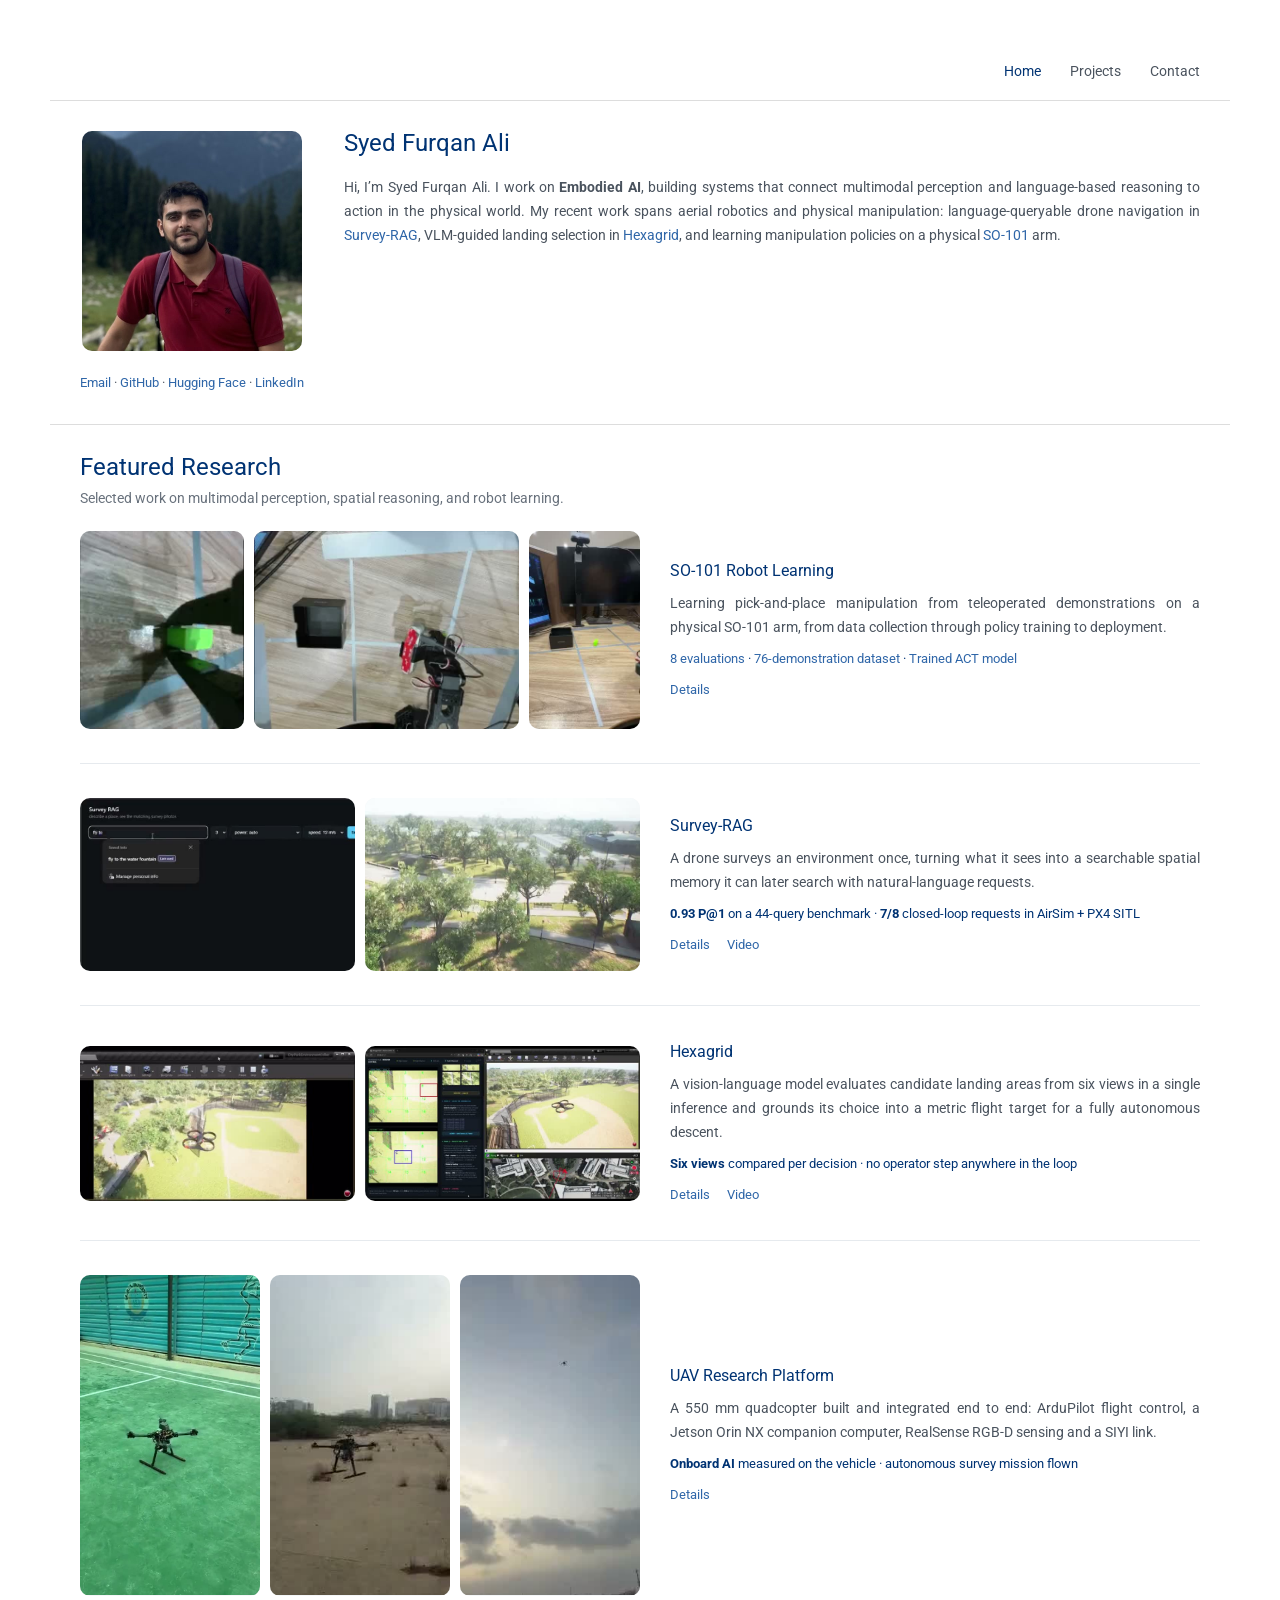
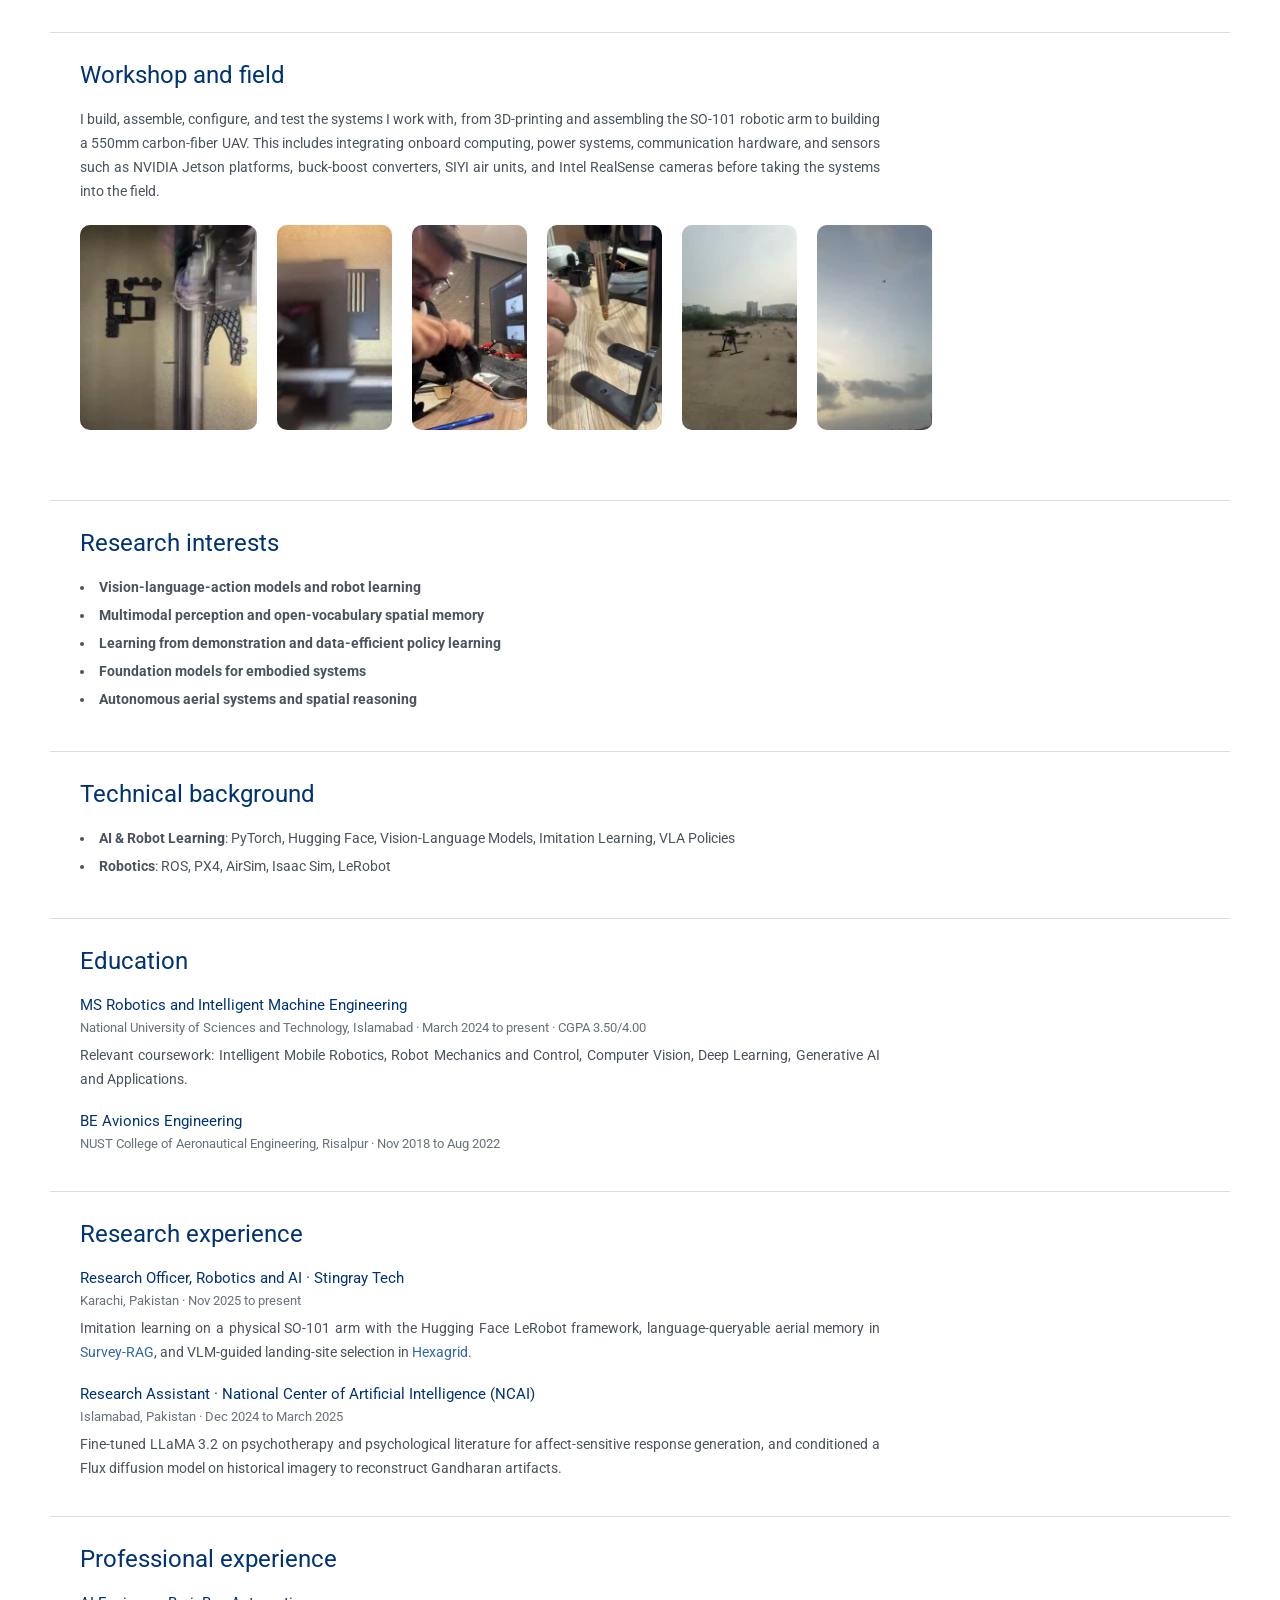
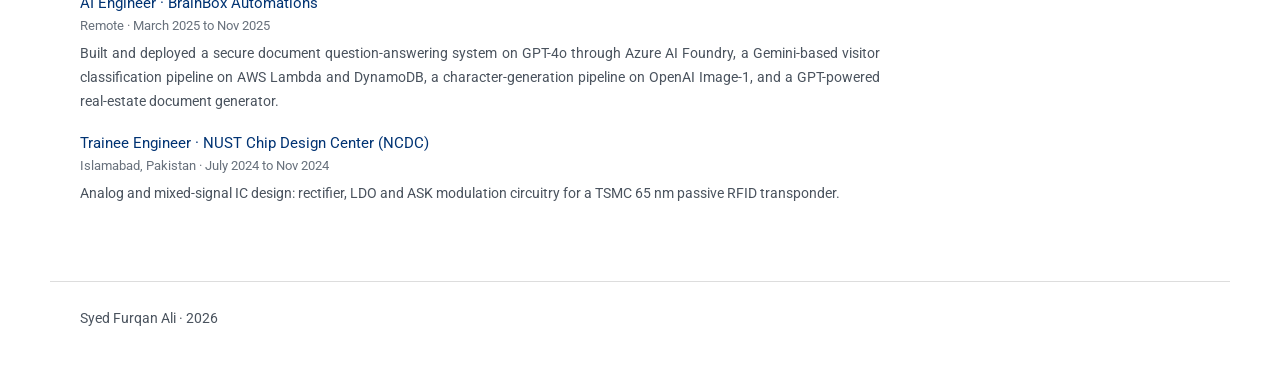
<file: index.html>
<!DOCTYPE html>
<html lang="en">
<head>
<meta charset="utf-8">
<meta name="viewport" content="width=device-width, initial-scale=1">
<title>Syed Furqan Ali</title>
<meta name="description" content="Robotics and embodied AI: language-queryable aerial memory, vision-language-action policies on the SO-101 manipulator, and VLM-guided autonomous landing.">
<link rel="preconnect" href="https://fonts.googleapis.com">
<link rel="preconnect" href="https://fonts.gstatic.com" crossorigin>
<link href="https://fonts.googleapis.com/css2?family=Roboto:wght@300;400;500;700&display=swap" rel="stylesheet">
<link rel="stylesheet" href="assets/css/style.css?v=202609241452">
</head>
<body id="body">
<div id="main">

<div id="header">
  <a href="index.html" class="active">Home</a>
  <a href="projects.html">Projects</a>
  <a href="contact.html">Contact</a>
</div>

<div id="profile">
  <div id="profile-pic">
    <img id="profilePhoto" src="assets/img/profile.jpg" alt="Syed Furqan Ali"
         width="220" height="220" fetchpriority="high">
    <p class="links" id="profileLinks"></p>
  </div>

  <div id="profile-intro">
    <div id="profile-name">Syed Furqan Ali</div>
    <p>
      Hi, I&rsquo;m Syed Furqan Ali. I work on <b>Embodied AI</b>, building systems that connect
      multimodal perception and language-based reasoning to action in the physical world. My
      recent work spans aerial robotics and physical manipulation: language-queryable drone
      navigation in <a href="project-survey-rag.html">Survey-RAG</a>, VLM-guided landing
      selection in <a href="project-hexagrid.html">Hexagrid</a>, and learning manipulation
      policies on a physical <a href="project-so101.html">SO-101</a> arm.
    </p>
  </div>
  <div style="clear: both;"></div>
</div>

<div class="section">
  <h1>Featured Research</h1>
  <p class="section-subtitle">
    Selected work on multimodal perception, spatial reasoning, and robot learning.
  </p>
  <div class="project-strip">
    <div class="project-slider">
      <div class="project-slide">
        <div class="project-clips">
          <a style="flex:0.8286" href="project-so101.html"><video poster="assets/poster/so101-wrist.jpg" src="assets/video/so101-wrist.mp4" width="348" height="420" autoplay loop muted playsinline preload="metadata"></video></a>
          <a style="flex:1.3381" href="project-so101.html"><video poster="assets/poster/so101-top.jpg" src="assets/video/so101-top.mp4" width="562" height="420" autoplay loop muted playsinline preload="metadata"></video></a>
          <a style="flex:0.5619" href="project-so101.html"><video poster="assets/poster/so101-pick-place.jpg" src="assets/video/so101-pick-place.mp4" width="236" height="420" autoplay loop muted playsinline preload="metadata"></video></a>
        </div>
        <div class="project-desc">
          <div class="featured-card-title"><a href="project-so101.html">SO-101 Robot Learning</a></div>
          <p>Learning pick-and-place manipulation from teleoperated demonstrations on a physical SO-101 arm, from data collection through policy training to deployment.</p>
          <p class="featured-card-result result-links">
            <a href="https://huggingface.co/datasets/Syed-Furqan/eval_pick_place_1_grid1" target="_blank" rel="noopener">8 evaluations</a> &middot;
            <a href="https://huggingface.co/datasets/Syed-Furqan/pick_place_1_grid" target="_blank" rel="noopener">76-demonstration dataset</a> &middot;
            <a href="https://huggingface.co/Syed-Furqan/act_pick_place_1_grid_policy" target="_blank" rel="noopener">Trained ACT model</a>
          </p>
          <p class="proj-links">
            <a href="project-so101.html">Details</a>
          </p>
        </div>
      </div>
      <div class="project-slide">
        <div class="project-clips">
          <a style="flex:1.5857" href="project-survey-rag.html"><video poster="assets/poster/survey-query.jpg" src="assets/video/survey-query.mp4" width="666" height="420" autoplay loop muted playsinline preload="metadata"></video></a>
          <a style="flex:1.5857" href="project-survey-rag.html"><video poster="assets/poster/survey-flight.jpg" src="assets/video/survey-flight.mp4" width="666" height="420" autoplay loop muted playsinline preload="metadata"></video></a>
        </div>
        <div class="project-desc">
          <div class="featured-card-title"><a href="project-survey-rag.html">Survey-RAG</a></div>
          <p>A drone surveys an environment once, turning what it sees into a searchable spatial memory it can later search with natural-language requests.</p>
          <p class="featured-card-result"><b>0.93 P@1</b> on a 44-query benchmark &middot; <b>7/8</b> closed-loop requests in AirSim + PX4 SITL</p>
          <p class="proj-links">
            <a href="project-survey-rag.html">Details</a>
            <a href="https://youtu.be/lmt_aM5NoCk" target="_blank" rel="noopener">Video</a>
          </p>
        </div>
      </div>
      <div class="project-slide">
        <div class="project-clips">
          <a style="flex:1.7778" href="project-hexagrid.html"><video poster="assets/poster/hexagrid-edge-select.jpg" src="assets/video/hexagrid-edge-select.mp4" width="640" height="360" autoplay loop muted playsinline preload="metadata"></video></a>
          <a style="flex:1.7762" href="project-hexagrid.html"><video poster="assets/poster/hexagrid-align.jpg" src="assets/video/hexagrid-align.mp4" width="746" height="420" autoplay loop muted playsinline preload="metadata"></video></a>
        </div>
        <div class="project-desc">
          <div class="featured-card-title"><a href="project-hexagrid.html">Hexagrid</a></div>
          <p>A vision-language model evaluates candidate landing areas from six views in a single inference and grounds its choice into a metric flight target for a fully autonomous descent.</p>
          <p class="featured-card-result"><b>Six views</b> compared per decision &middot; no operator step anywhere in the loop</p>
          <p class="proj-links">
            <a href="project-hexagrid.html">Details</a>
            <a href="https://youtu.be/y4rDqmTjzoo" target="_blank" rel="noopener">Video</a>
          </p>
        </div>
      </div>
      <div class="project-slide">
        <div class="project-clips">
          <a style="flex:0.5625" href="project-uav.html"><video poster="assets/poster/uav-hover.jpg" src="assets/video/uav-hover.mp4" width="540" height="960" autoplay loop muted playsinline preload="metadata"></video></a>
          <a style="flex:0.5619" href="project-uav.html"><video poster="assets/poster/field-flight.jpg" src="assets/video/field-flight.mp4" width="236" height="420" autoplay loop muted playsinline preload="metadata"></video></a>
          <a style="flex:0.5619" href="project-uav.html"><video poster="assets/poster/field-survey.jpg" src="assets/video/field-survey.mp4" width="236" height="420" autoplay loop muted playsinline preload="metadata"></video></a>
        </div>
        <div class="project-desc">
          <div class="featured-card-title"><a href="project-uav.html">UAV Research Platform</a></div>
          <p>A 550 mm quadcopter built and integrated end to end: ArduPilot flight control, a Jetson Orin NX companion computer, RealSense RGB-D sensing and a SIYI link.</p>
          <p class="featured-card-result"><b>Onboard AI</b> measured on the vehicle &middot; autonomous survey mission flown</p>
          <p class="proj-links">
            <a href="project-uav.html">Details</a>
          </p>
        </div>
      </div>
    </div>
  </div>
</div>

<div class="divider"></div>

<div class="section">
  <h1>Workshop and field</h1>
  <div class="body-copy">
    <p>
      I build, assemble, configure, and test the systems I work with, from 3D-printing and
      assembling the SO-101 robotic arm to building a 550mm carbon-fiber UAV. This includes
      integrating onboard computing, power systems, communication hardware, and sensors such as
      NVIDIA Jetson platforms, buck-boost converters, SIYI air units, and Intel RealSense cameras
      before taking the systems into the field.
    </p>
  </div>
  <div class="recent-work">
    <div class="slider">
      <video poster="assets/poster/build-so101-parts.jpg" src="assets/video/build-so101-parts.mp4" autoplay loop muted playsinline preload="metadata"></video>
      <video poster="assets/poster/build-printing.jpg" src="assets/video/build-printing.mp4" autoplay loop muted playsinline preload="metadata"></video>
      <video poster="assets/poster/build-follower-arm.jpg" src="assets/video/build-follower-arm.mp4" autoplay loop muted playsinline preload="metadata"></video>
      <video poster="assets/poster/build-drone-heatsinks.jpg" src="assets/video/build-drone-heatsinks.mp4" autoplay loop muted playsinline preload="metadata"></video>
      <video poster="assets/poster/field-flight.jpg" src="assets/video/field-flight.mp4" autoplay loop muted playsinline preload="metadata"></video>
      <video poster="assets/poster/field-survey.jpg" src="assets/video/field-survey.mp4" autoplay loop muted playsinline preload="metadata"></video>
    </div>
  </div>
</div>

<div class="divider"></div>

<div class="section">
  <h1>Research interests</h1>
  <ul>
    <li><b>Vision-language-action models and robot learning</b></li>
    <li><b>Multimodal perception and open-vocabulary spatial memory</b></li>
    <li><b>Learning from demonstration and data-efficient policy learning</b></li>
    <li><b>Foundation models for embodied systems</b></li>
    <li><b>Autonomous aerial systems and spatial reasoning</b></li>
  </ul>
</div>

<div class="divider"></div>

<div class="section">
  <h1>Technical background</h1>
  <ul>
    <li><b>AI &amp; Robot Learning</b>: PyTorch, Hugging Face, Vision-Language Models, Imitation Learning, VLA Policies</li>
    <li><b>Robotics</b>: ROS, PX4, AirSim, Isaac Sim, LeRobot</li>
  </ul>
</div>

<div class="divider"></div>

<div class="section">
  <h1>Education</h1>
  <ul class="cv-list">
    <li>
      <span class="cv-role">MS Robotics and Intelligent Machine Engineering</span>
      <span class="cv-meta">National University of Sciences and Technology, Islamabad &middot; March 2024 to present &middot; CGPA 3.50/4.00</span>
      <span class="cv-desc">Relevant coursework: Intelligent Mobile Robotics, Robot Mechanics and Control,
      Computer Vision, Deep Learning, Generative AI and Applications.</span>
    </li>
    <li>
      <span class="cv-role">BE Avionics Engineering</span>
      <span class="cv-meta">NUST College of Aeronautical Engineering, Risalpur &middot; Nov 2018 to Aug 2022</span>
    </li>
  </ul>
</div>

<div class="divider"></div>

<div class="section">
  <h1>Research experience</h1>
  <ul class="cv-list">
    <li>
      <span class="cv-role">Research Officer, Robotics and AI &middot; Stingray Tech</span>
      <span class="cv-meta">Karachi, Pakistan &middot; Nov 2025 to present</span>
      <span class="cv-desc">Imitation learning on a physical SO-101 arm with the Hugging Face LeRobot framework,
      language-queryable aerial memory in <a href="project-survey-rag.html">Survey-RAG</a>, and VLM-guided landing-site
      selection in <a href="project-hexagrid.html">Hexagrid</a>.</span>
    </li>
    <li>
      <span class="cv-role">Research Assistant &middot; National Center of Artificial Intelligence (NCAI)</span>
      <span class="cv-meta">Islamabad, Pakistan &middot; Dec 2024 to March 2025</span>
      <span class="cv-desc">Fine-tuned LLaMA 3.2 on psychotherapy and psychological literature for affect-sensitive
      response generation, and conditioned a Flux diffusion model on historical imagery to reconstruct Gandharan
      artifacts.</span>
    </li>
  </ul>
</div>

<div class="divider"></div>

<div class="section">
  <h1>Professional experience</h1>
  <ul class="cv-list">
    <li>
      <span class="cv-role">AI Engineer &middot; BrainBox Automations</span>
      <span class="cv-meta">Remote &middot; March 2025 to Nov 2025</span>
      <span class="cv-desc">Built and deployed a secure document question-answering system on GPT-4o through Azure AI
      Foundry, a Gemini-based visitor classification pipeline on AWS Lambda and DynamoDB, a character-generation
      pipeline on OpenAI Image-1, and a GPT-powered real-estate document generator.</span>
    </li>
    <li>
      <span class="cv-role">Trainee Engineer &middot; NUST Chip Design Center (NCDC)</span>
      <span class="cv-meta">Islamabad, Pakistan &middot; July 2024 to Nov 2024</span>
      <span class="cv-desc">Analog and mixed-signal IC design: rectifier, LDO and ASK modulation circuitry for a
      TSMC 65 nm passive RFID transponder.</span>
    </li>
  </ul>
</div>


<div id="footer">
  <p>Syed Furqan Ali &middot; <span id="footYear"></span></p>
</div>

</div>
<script src="assets/js/config.js"></script>
<script src="assets/js/site.js"></script>
</body>
</html>
</file>
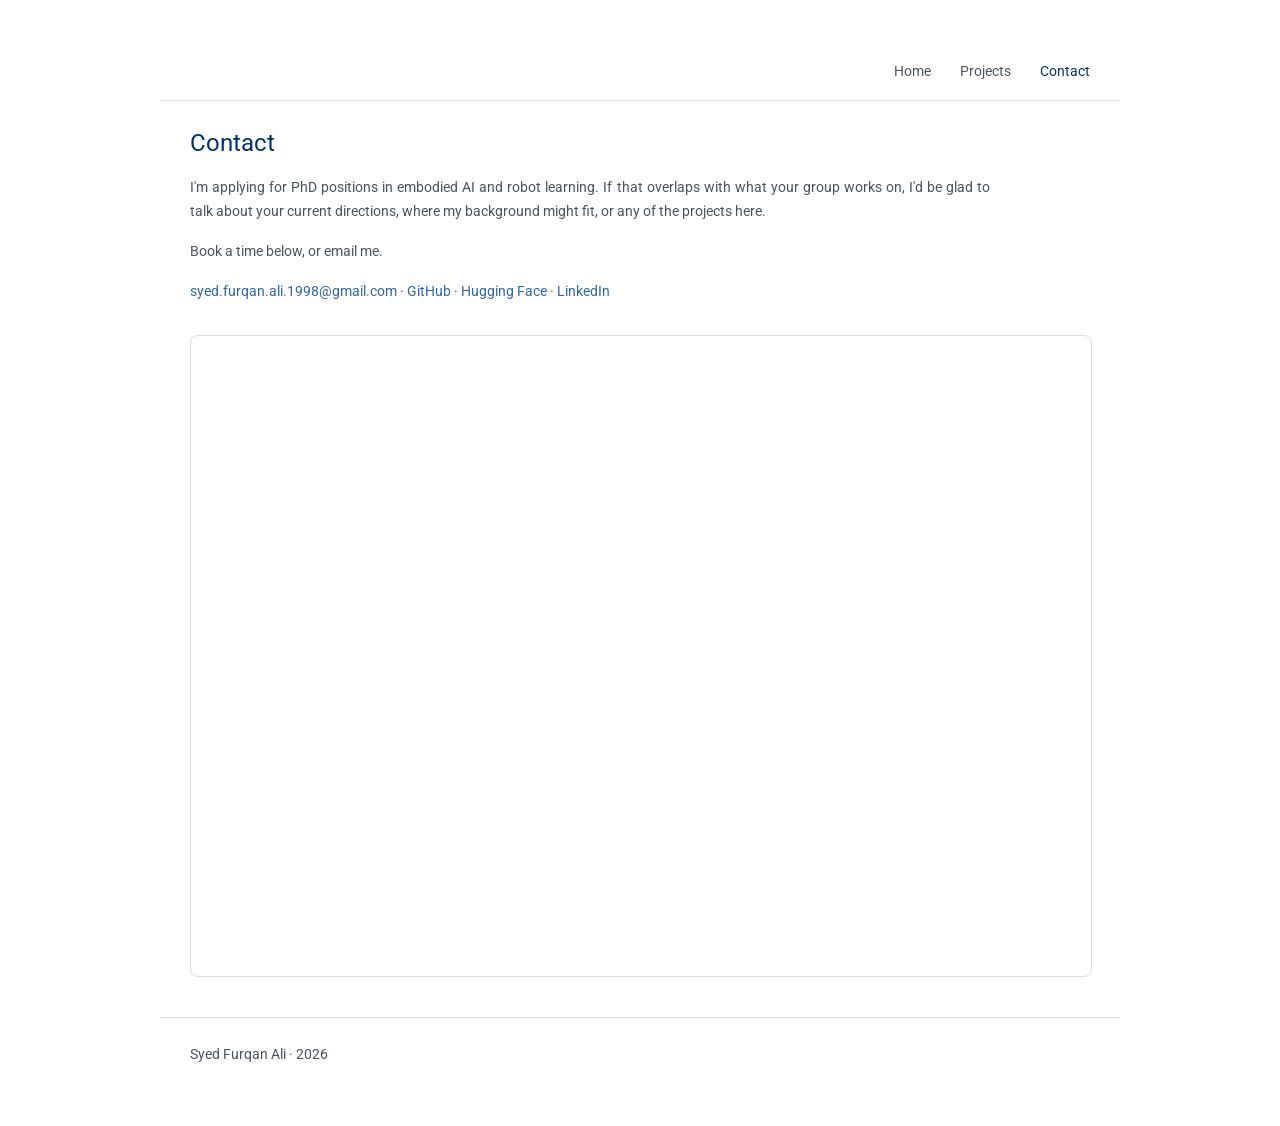
<file: contact.html>
<!DOCTYPE html>
<html lang="en">
<head>
<meta charset="utf-8">
<meta name="viewport" content="width=device-width, initial-scale=1">
<title>Contact | Syed Furqan Ali</title>
<meta name="description" content="Book a meeting or get in touch.">
<link rel="preconnect" href="https://fonts.googleapis.com">
<link rel="preconnect" href="https://fonts.gstatic.com" crossorigin>
<link href="https://fonts.googleapis.com/css2?family=Roboto:wght@300;400;500;700&display=swap" rel="stylesheet">
<link rel="stylesheet" href="assets/css/style.css?v=202609241452">
</head>
<body id="body">
<div id="main">

<div id="header">
  <a href="index.html">Home</a>
  <a href="projects.html">Projects</a>
  <a href="contact.html" class="active">Contact</a>
</div>

<div class="section">
  <h1>Contact</h1>
  <div class="body-copy">
    <p>
      I'm applying for PhD positions in embodied AI and robot learning. If that overlaps with what
      your group works on, I'd be glad to talk about your current directions, where my background
      might fit, or any of the projects here.
    </p>
    <p>
      Book a time below, or email me.
    </p>
    <p id="contactLinks"></p>
  </div>
</div>

<div class="contact-block">
  <div id="scheduler"></div>
</div>

<div id="footer">
  <p>Syed Furqan Ali &middot; <span id="footYear"></span></p>
</div>

</div>
<script src="assets/js/config.js"></script>
<script src="assets/js/site.js"></script>
</body>
</html>
</file>
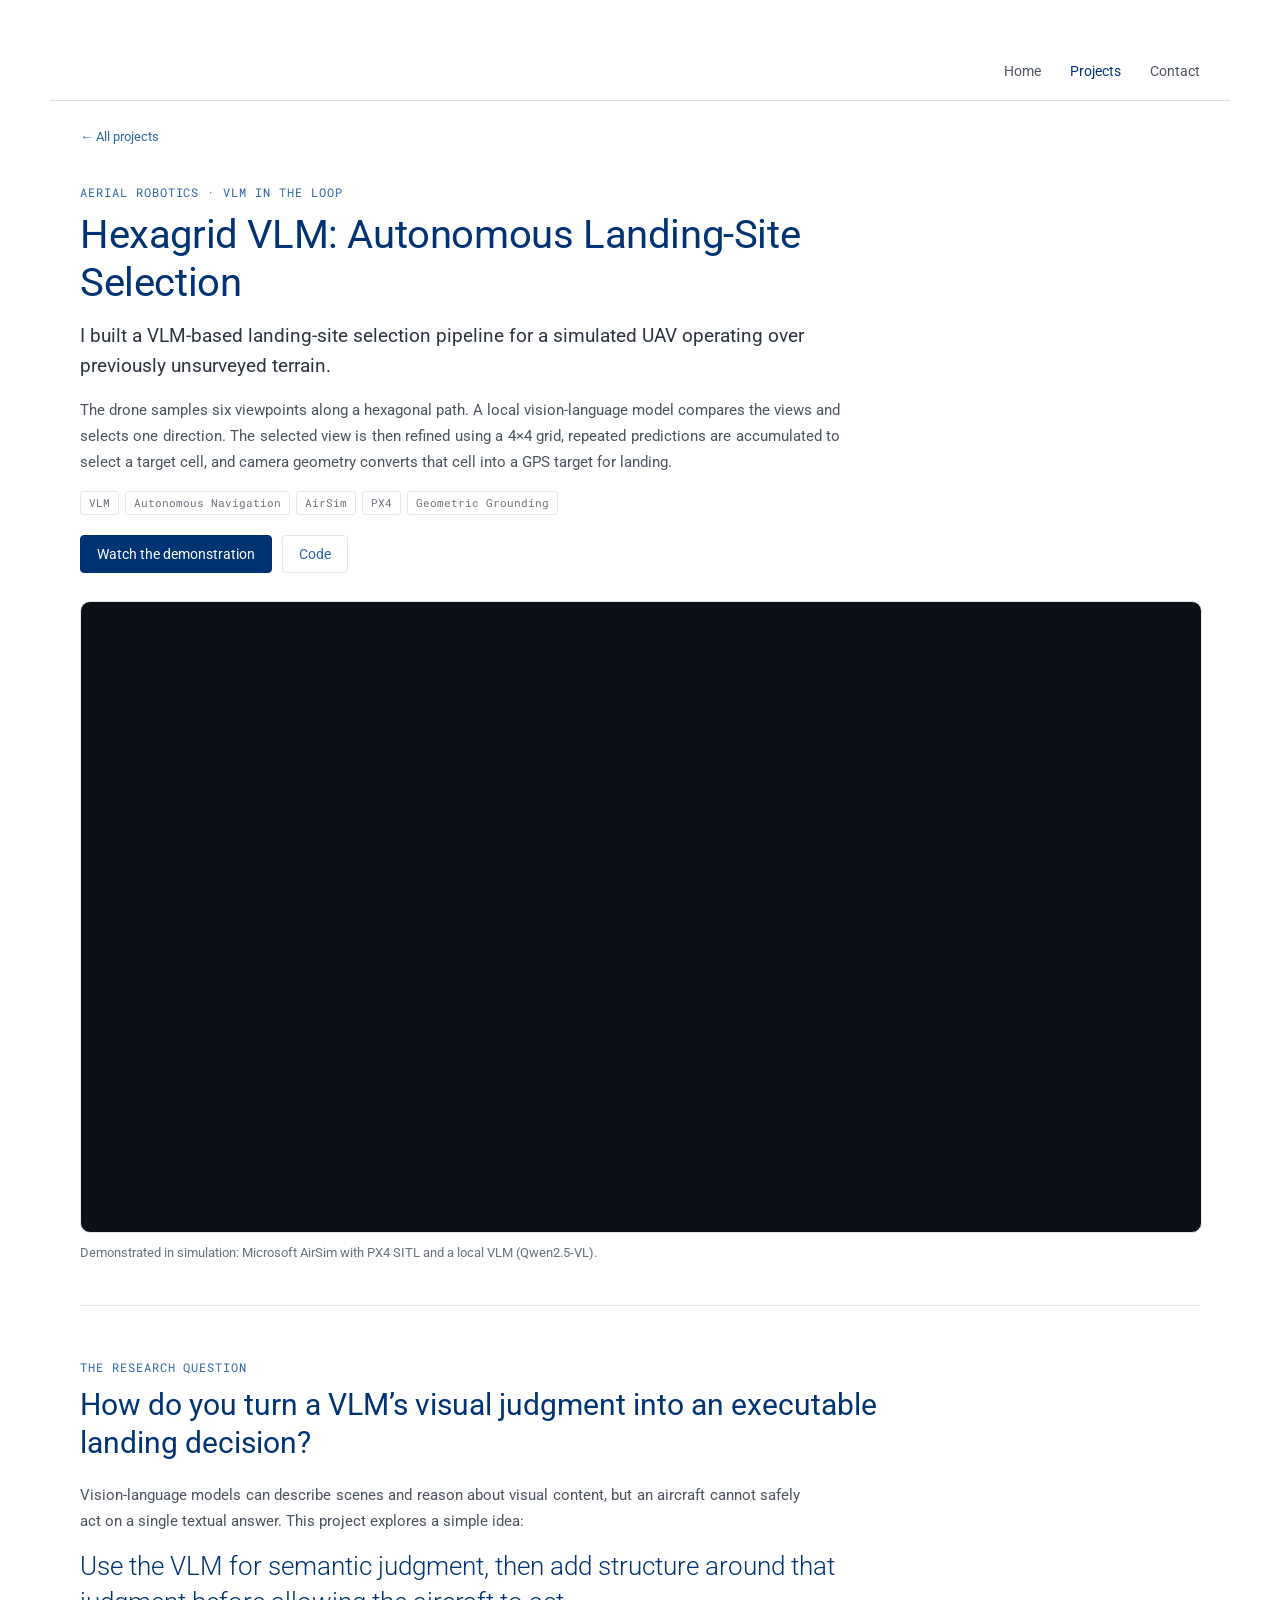
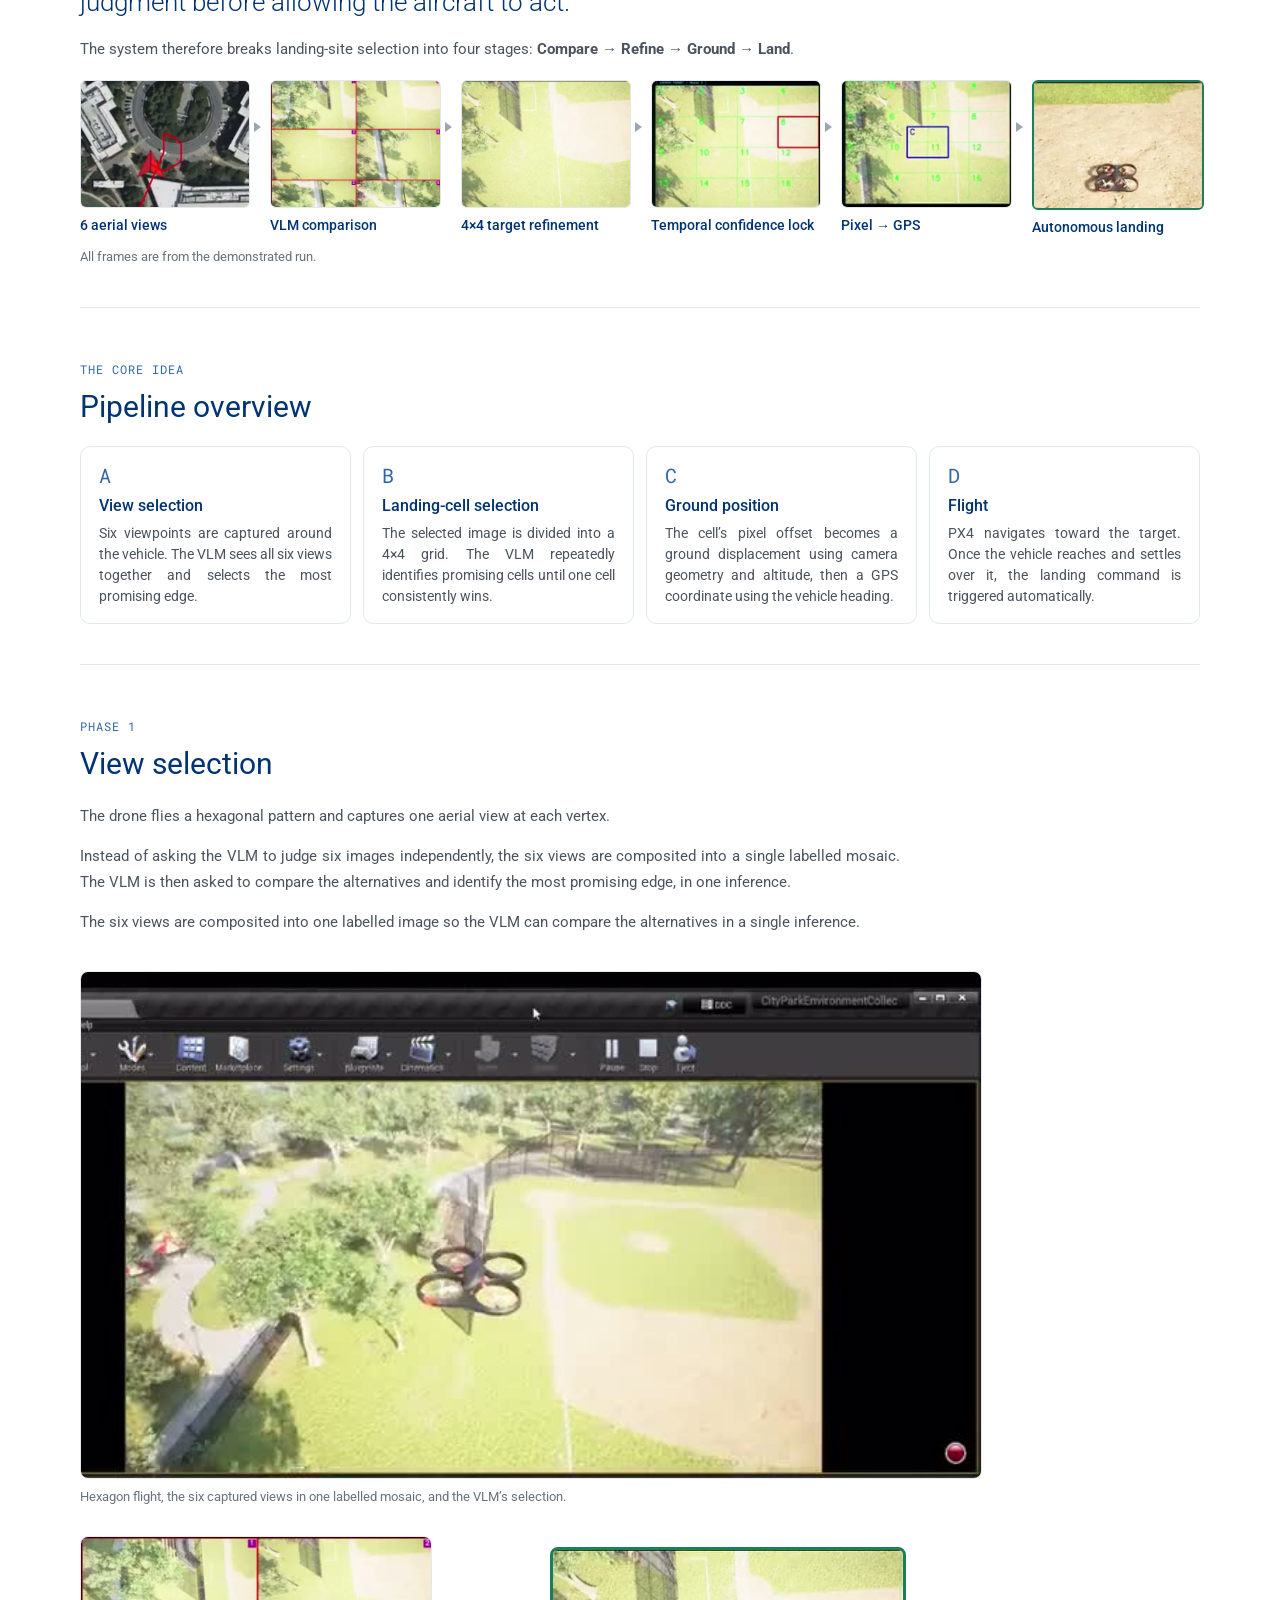
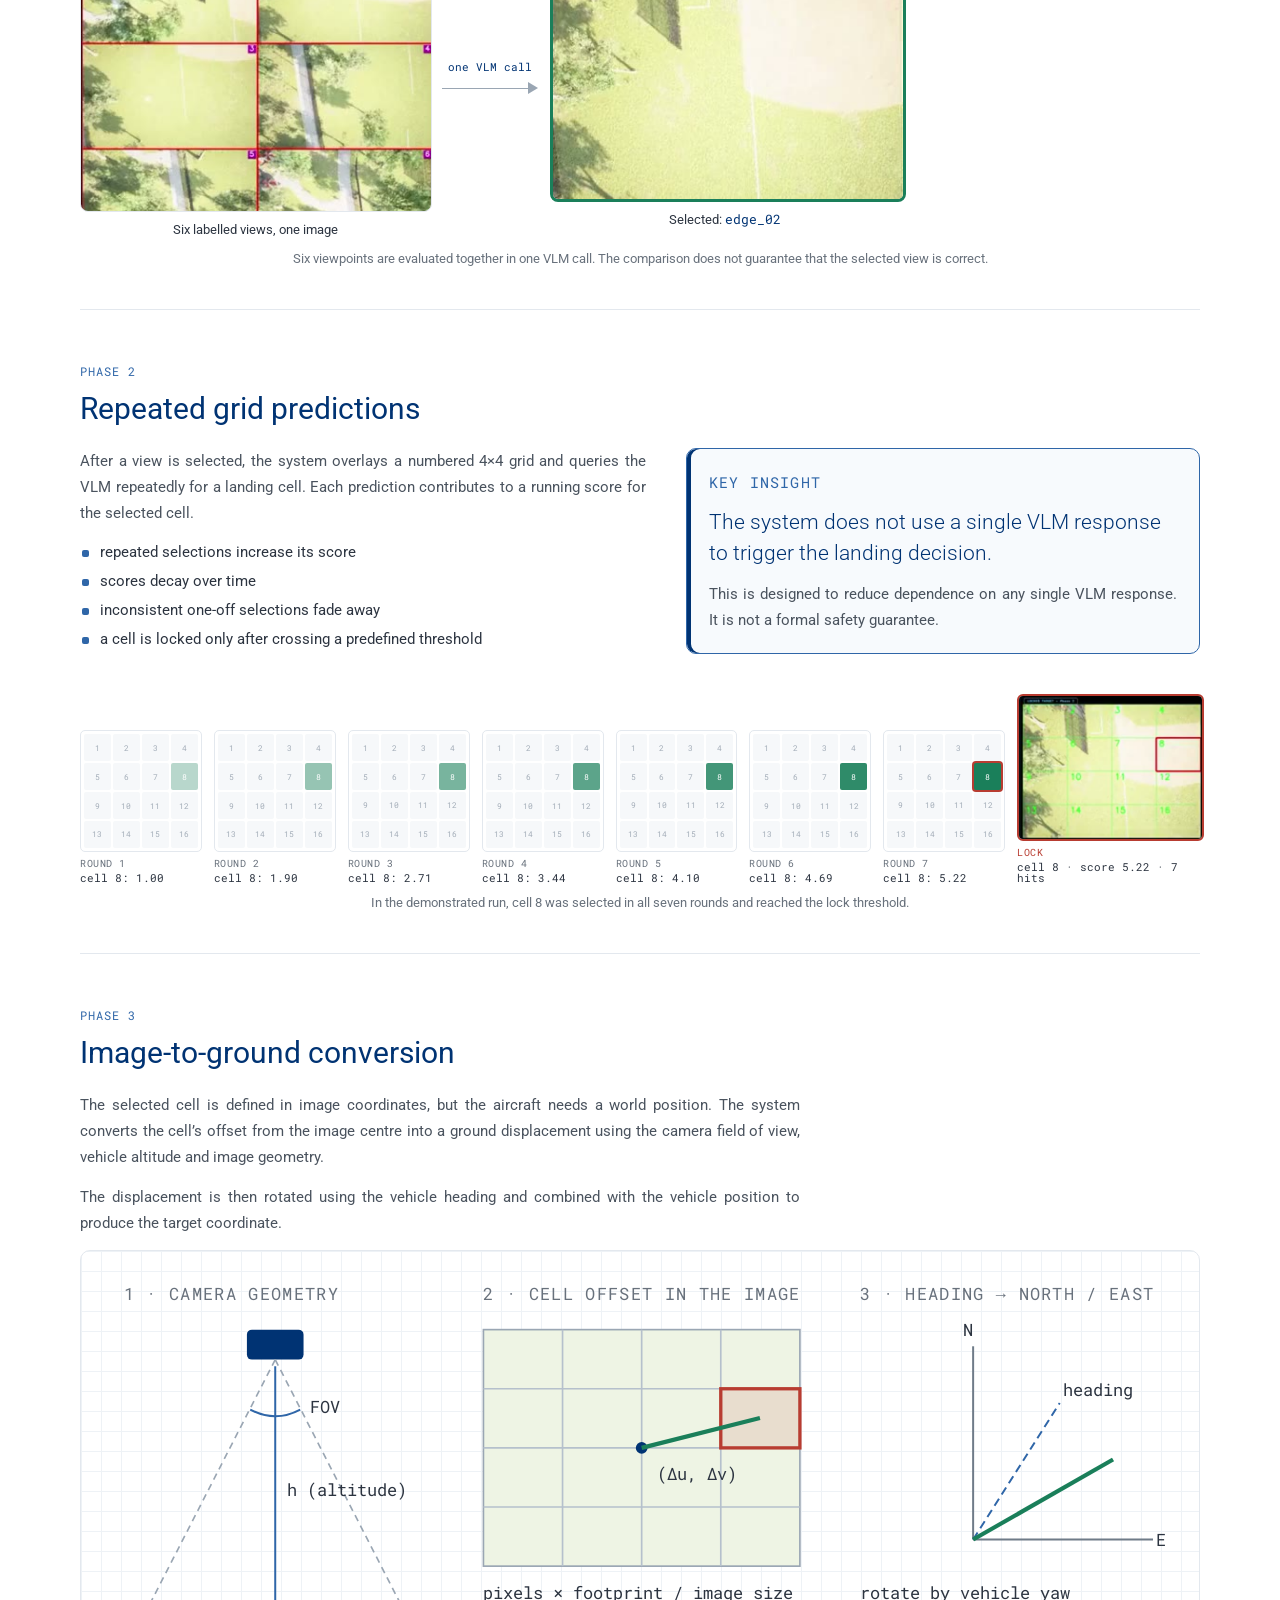
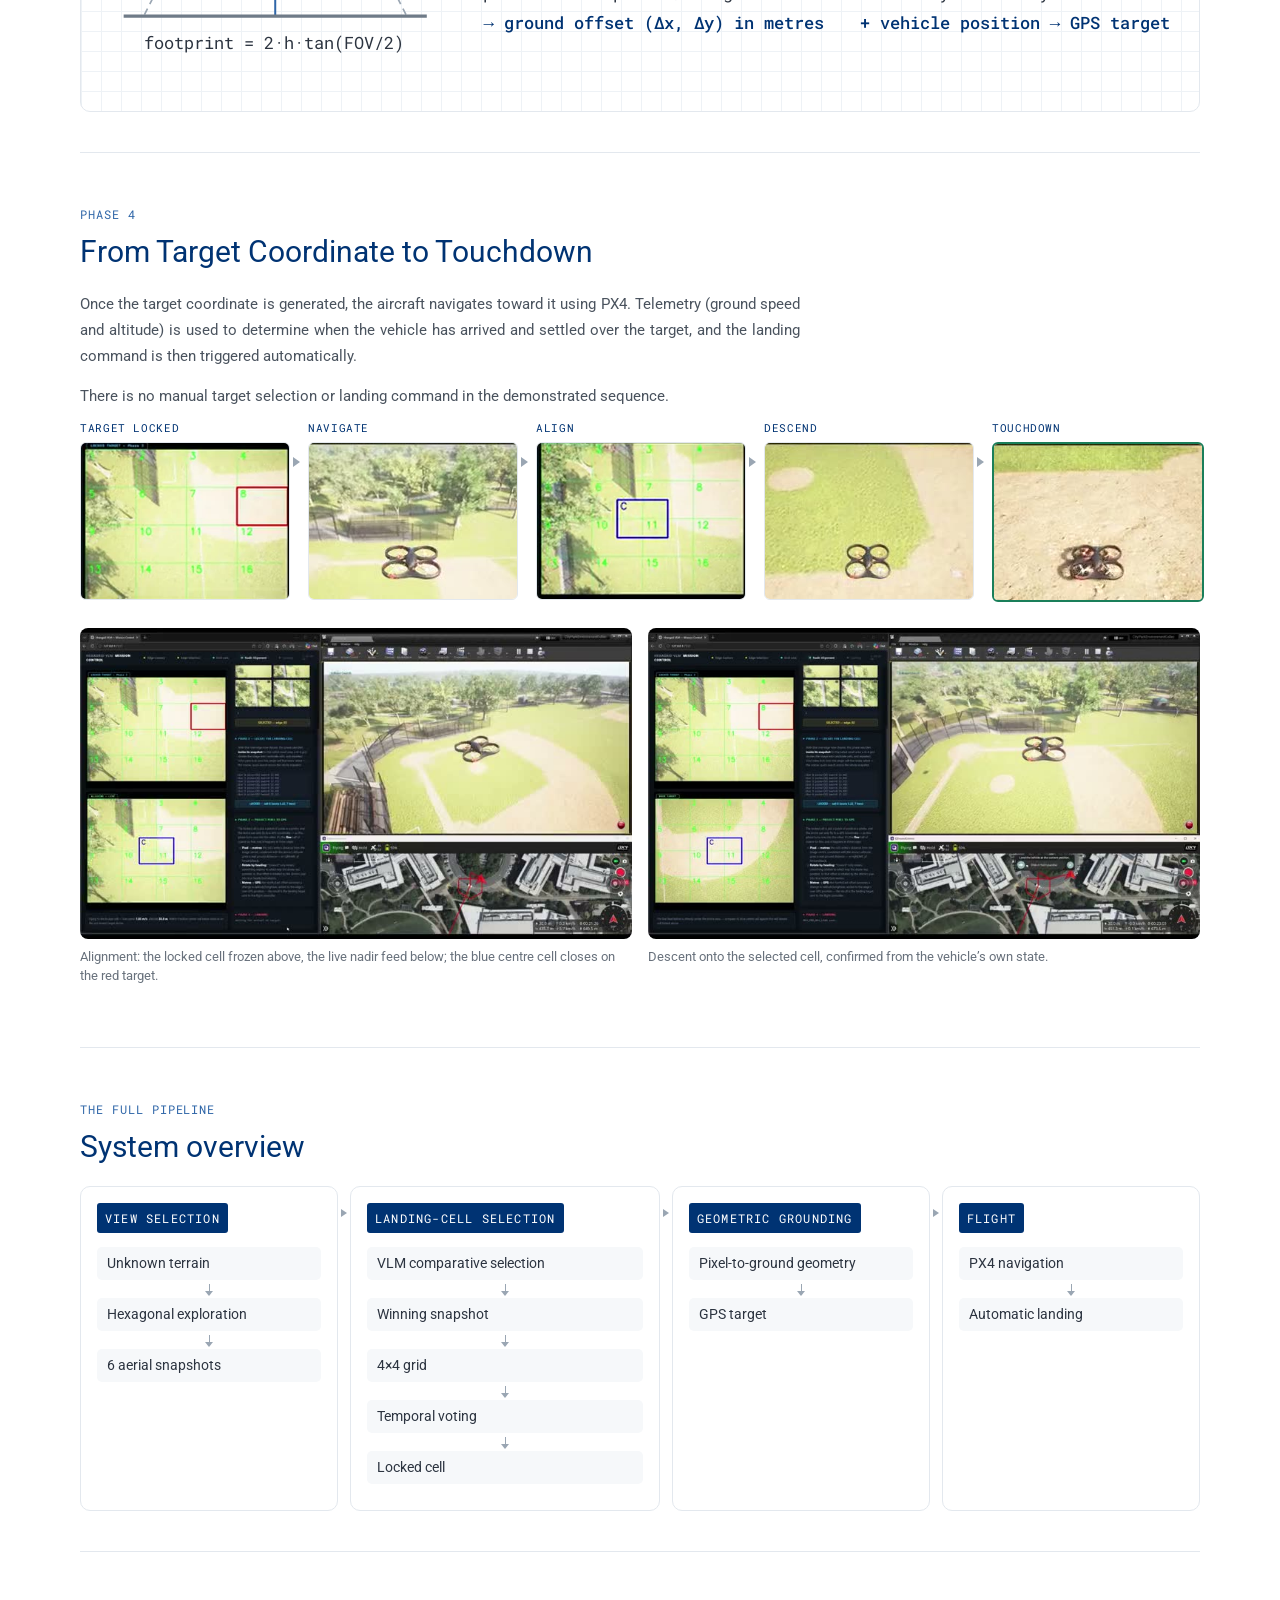
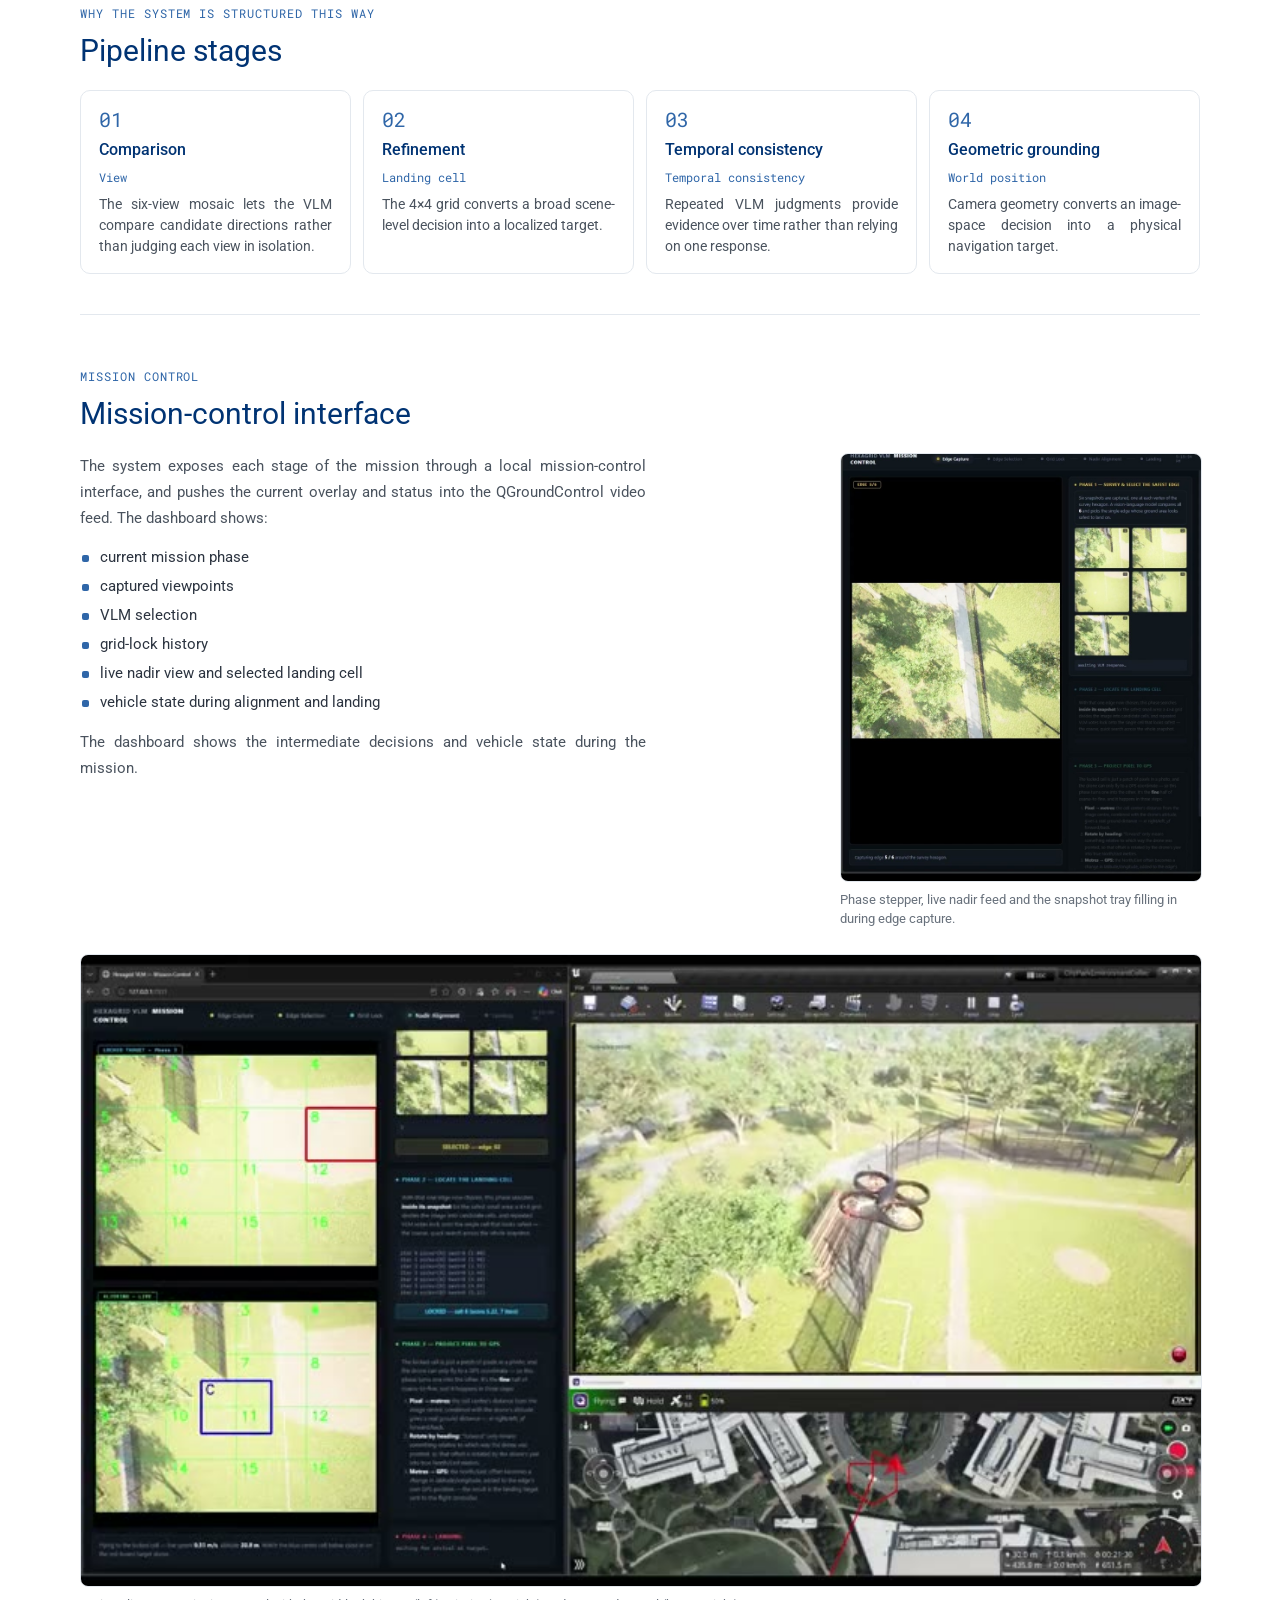
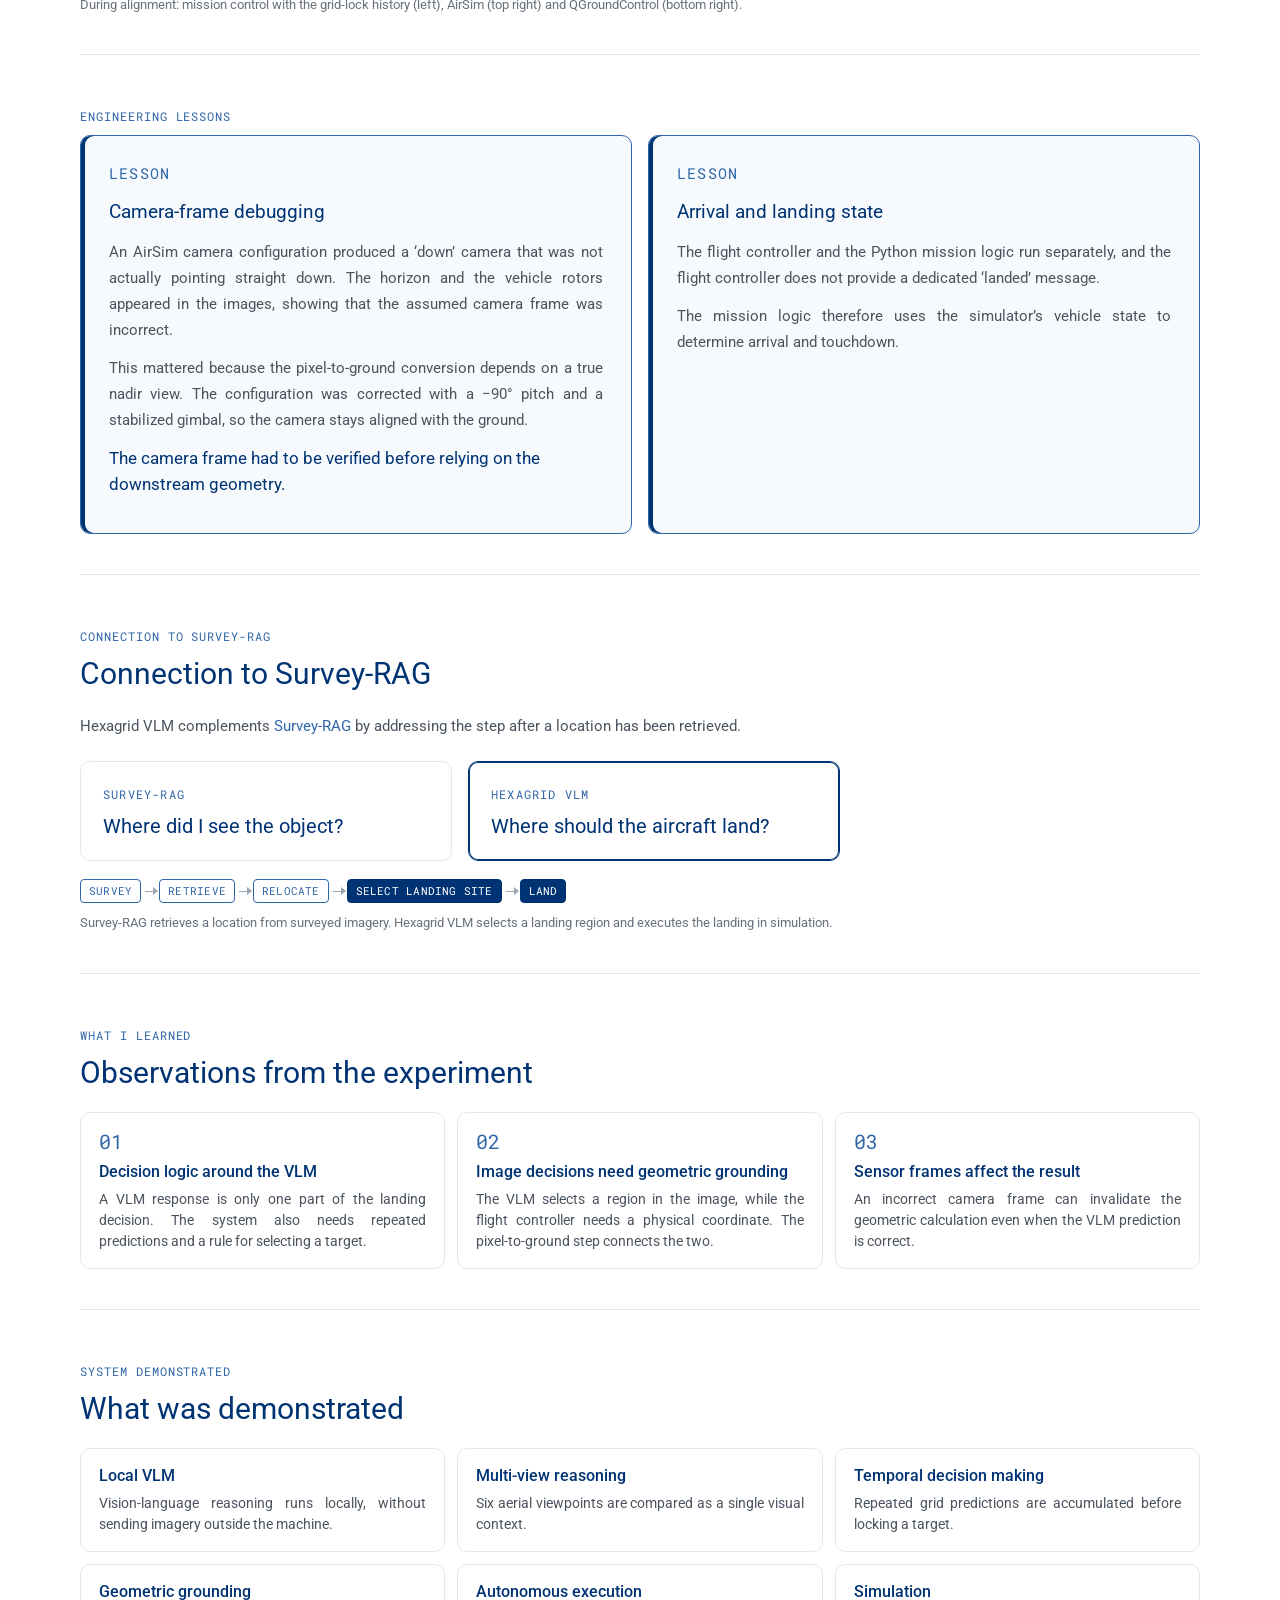
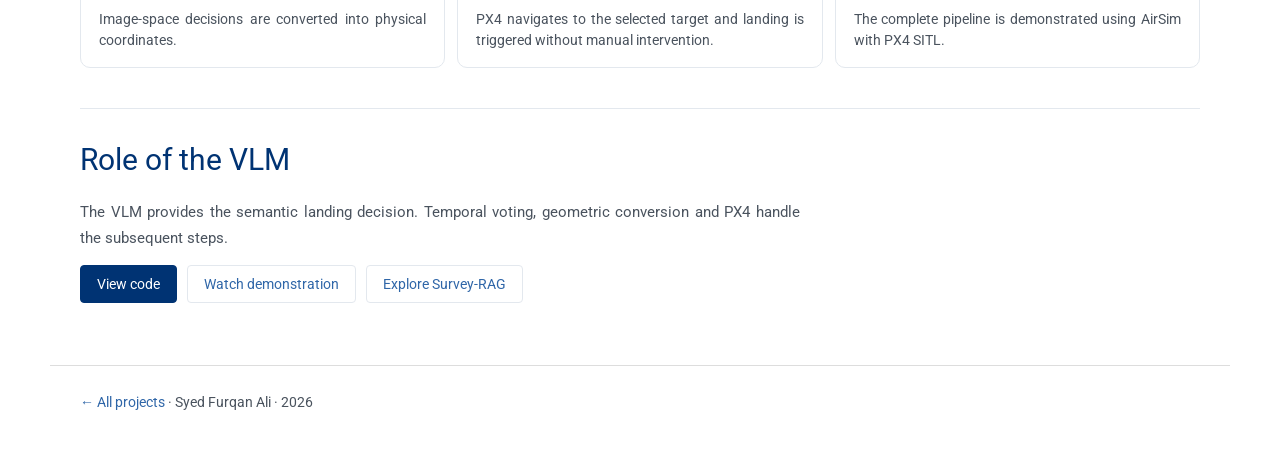
<file: project-hexagrid.html>
<!DOCTYPE html>
<html lang="en">
<head>
<meta charset="utf-8">
<meta name="viewport" content="width=device-width, initial-scale=1">
<title>Hexagrid VLM: Autonomous Landing-Site Selection | Syed Furqan Ali</title>
<meta name="description" content="Using a vision-language model to select, refine, and navigate to a landing site in previously unsurveyed terrain, demonstrated with PX4 SITL in AirSim.">
<link rel="preconnect" href="https://fonts.googleapis.com">
<link rel="preconnect" href="https://fonts.gstatic.com" crossorigin>
<link href="https://fonts.googleapis.com/css2?family=Roboto:wght@300;400;500;700&family=Roboto+Mono:wght@400;500&display=swap" rel="stylesheet">
<link rel="stylesheet" href="assets/css/style.css?v=202609241452">
<link rel="stylesheet" href="assets/css/research.css?v=202609241452">
</head>
<body id="body">
<div id="main">

<div id="header">
  <a href="index.html">Home</a>
  <a href="projects.html" class="active">Projects</a>
  <a href="contact.html">Contact</a>
</div>

<div class="so">

<a class="back-link so-back" href="projects.html">&larr; All projects</a>

<!-- HERO -->
<header class="so-hero">
  <p class="eyebrow">Aerial robotics &middot; VLM in the loop</p>
  <h1 class="so-title">Hexagrid VLM: Autonomous Landing-Site Selection</h1>
  <p class="so-lede">I built a VLM-based landing-site selection pipeline for a simulated UAV operating over previously unsurveyed terrain.</p>
  <p class="so-intro">
    The drone samples six viewpoints along a hexagonal path. A local vision-language model compares the views and
    selects one direction. The selected view is then refined using a 4&times;4 grid, repeated predictions are
    accumulated to select a target cell, and camera geometry converts that cell into a GPS target for landing.
  </p>
  <p class="tags"><span>VLM</span><span>Autonomous Navigation</span><span>AirSim</span><span>PX4</span><span>Geometric Grounding</span></p>
  <p class="so-actions">
    <a class="btn primary" href="https://youtu.be/y4rDqmTjzoo" target="_blank" rel="noopener">Watch the demonstration</a>
    <a href="https://github.com/furqi98/hexagrid-vlm-landing" target="_blank" rel="noopener">Code</a>
  </p>
  <div class="yt">
    <iframe src="https://www.youtube-nocookie.com/embed/y4rDqmTjzoo?rel=0&amp;modestbranding=1" title="Hexagrid VLM autonomous landing" allowfullscreen allow="accelerometer; encrypted-media; gyroscope; picture-in-picture"></iframe>
  </div>
  <p class="note">Demonstrated in simulation: Microsoft AirSim with PX4 SITL and a local VLM (Qwen2.5-VL).</p>
</header>

<!-- QUESTION -->
<section class="so-sec">
  <p class="eyebrow">The research question</p>
  <h2>How do you turn a VLM&rsquo;s visual judgment into an executable landing decision?</h2>
  <div class="prose">
    <p>Vision-language models can describe scenes and reason about visual content, but an aircraft cannot safely act on a single textual answer. This project explores a simple idea:</p>
  </div>
  <p class="pull big">Use the VLM for semantic judgment, then add structure around that judgment before allowing the aircraft to act.</p>
  <div class="prose">
    <p>The system therefore breaks landing-site selection into four stages: <b>Compare &rarr; Refine &rarr; Ground &rarr; Land</b>.</p>
  </div>
  <ol class="pipe">
    <li><img src="assets/img/hexagrid/hex-path.jpg" width="480" height="360" alt="Hexagonal flight path on the ground-control map" loading="lazy"><b>6 aerial views</b></li>
    <li><img src="assets/img/hexagrid/mosaic.jpg" width="377" height="295" alt="Six views composited into one labelled mosaic" loading="lazy"><b>VLM comparison</b></li>
    <li><img src="assets/img/hexagrid/edge02.jpg" width="368" height="263" alt="The selected view, edge 02" loading="lazy"><b>4&times;4 target refinement</b></li>
    <li><img src="assets/img/hexagrid/locked-cell.jpg" width="384" height="300" alt="Locked grid cell 8" loading="lazy"><b>Temporal confidence lock</b></li>
    <li><img src="assets/img/hexagrid/nadir-live.jpg" width="384" height="300" alt="Live nadir view during alignment" loading="lazy"><b>Pixel &rarr; GPS</b></li>
    <li><img src="assets/img/hexagrid/touchdown.jpg" width="414" height="156" alt="Touchdown on the selected area" loading="lazy"><b>Autonomous landing</b></li>
  </ol>
  <p class="note">All frames are from the demonstrated run.</p>
</section>

<!-- CORE IDEA -->
<section class="so-sec">
  <p class="eyebrow">The core idea</p>
  <h2>Pipeline overview</h2>
  <div class="contrib">
    <div><span class="six-n">A</span><b>View selection</b><p>Six viewpoints are captured around the vehicle. The VLM sees all six views together and selects the most promising edge.</p></div>
    <div><span class="six-n">B</span><b>Landing-cell selection</b><p>The selected image is divided into a 4&times;4 grid. The VLM repeatedly identifies promising cells until one cell consistently wins.</p></div>
    <div><span class="six-n">C</span><b>Ground position</b><p>The cell&rsquo;s pixel offset becomes a ground displacement using camera geometry and altitude, then a GPS coordinate using the vehicle heading.</p></div>
    <div><span class="six-n">D</span><b>Flight</b><p>PX4 navigates toward the target. Once the vehicle reaches and settles over it, the landing command is triggered automatically.</p></div>
  </div>
</section>

<!-- PHASE 1 -->
<section class="so-sec">
  <p class="eyebrow">Phase 1</p>
  <h2>View selection</h2>
  <div class="split one">
    <div class="prose">
      <p>The drone flies a hexagonal pattern and captures one aerial view at each vertex.</p>
      <p>Instead of asking the VLM to judge six images independently, the six views are composited into a single labelled mosaic. The VLM is then asked to compare the alternatives and identify the most promising edge, in one inference.</p>
      <p>The six views are composited into one labelled image so the VLM can compare the alternatives in a single inference.</p>
    </div>
  </div>
  <figure class="shot wide-video">
    <video poster="assets/poster/hexagrid-edge-select.jpg" src="assets/video/hexagrid-edge-select.mp4" width="640" height="360" autoplay loop muted playsinline preload="metadata"></video>
    <figcaption>Hexagon flight, the six captured views in one labelled mosaic, and the VLM&rsquo;s selection.</figcaption>
  </figure>
  <div class="p1">
    <figure><img src="assets/img/hexagrid/mosaic.jpg" width="377" height="295" alt="Mosaic of six labelled views" loading="lazy"><figcaption>Six labelled views, one image</figcaption></figure>
    <div class="p1-arrow" aria-hidden="true"><span>one VLM call</span></div>
    <figure class="sel"><img src="assets/img/hexagrid/edge02.jpg" width="368" height="263" alt="Selected view edge 02" loading="lazy"><figcaption>Selected: <code>edge_02</code></figcaption></figure>
  </div>
  <p class="note center">Six viewpoints are evaluated together in one VLM call. The comparison does not guarantee that the selected view is correct.</p>
</section>

<!-- PHASE 2 -->
<section class="so-sec">
  <p class="eyebrow">Phase 2</p>
  <h2>Repeated grid predictions</h2>
  <div class="split">
    <div class="prose">
      <p>After a view is selected, the system overlays a numbered 4&times;4 grid and queries the VLM repeatedly for a landing cell. Each prediction contributes to a running score for the selected cell.</p>
      <ul class="ticks">
        <li>repeated selections increase its score</li>
        <li>scores decay over time</li>
        <li>inconsistent one-off selections fade away</li>
        <li>a cell is locked only after crossing a predefined threshold</li>
      </ul>
    </div>
    <div class="lesson small">
      <p class="lesson-k">Key insight</p>
      <p class="insight">The system does not use a single VLM response to trigger the landing decision.</p>
      <p>This is designed to reduce dependence on any single VLM response. It is not a formal safety guarantee.</p>
    </div>
  </div>
  <ol class="rounds"><li><div class="g4"><span class="c">1</span><span class="c">2</span><span class="c">3</span><span class="c">4</span><span class="c">5</span><span class="c">6</span><span class="c">7</span><span class="c hot" style="--a:0.31">8</span><span class="c">9</span><span class="c">10</span><span class="c">11</span><span class="c">12</span><span class="c">13</span><span class="c">14</span><span class="c">15</span><span class="c">16</span></div><span class="r-k">Round 1</span><span class="r-v">cell 8: 1.00</span></li><li><div class="g4"><span class="c">1</span><span class="c">2</span><span class="c">3</span><span class="c">4</span><span class="c">5</span><span class="c">6</span><span class="c">7</span><span class="c hot" style="--a:0.46">8</span><span class="c">9</span><span class="c">10</span><span class="c">11</span><span class="c">12</span><span class="c">13</span><span class="c">14</span><span class="c">15</span><span class="c">16</span></div><span class="r-k">Round 2</span><span class="r-v">cell 8: 1.90</span></li><li><div class="g4"><span class="c">1</span><span class="c">2</span><span class="c">3</span><span class="c">4</span><span class="c">5</span><span class="c">6</span><span class="c">7</span><span class="c hot" style="--a:0.59">8</span><span class="c">9</span><span class="c">10</span><span class="c">11</span><span class="c">12</span><span class="c">13</span><span class="c">14</span><span class="c">15</span><span class="c">16</span></div><span class="r-k">Round 3</span><span class="r-v">cell 8: 2.71</span></li><li><div class="g4"><span class="c">1</span><span class="c">2</span><span class="c">3</span><span class="c">4</span><span class="c">5</span><span class="c">6</span><span class="c">7</span><span class="c hot" style="--a:0.71">8</span><span class="c">9</span><span class="c">10</span><span class="c">11</span><span class="c">12</span><span class="c">13</span><span class="c">14</span><span class="c">15</span><span class="c">16</span></div><span class="r-k">Round 4</span><span class="r-v">cell 8: 3.44</span></li><li><div class="g4"><span class="c">1</span><span class="c">2</span><span class="c">3</span><span class="c">4</span><span class="c">5</span><span class="c">6</span><span class="c">7</span><span class="c hot" style="--a:0.82">8</span><span class="c">9</span><span class="c">10</span><span class="c">11</span><span class="c">12</span><span class="c">13</span><span class="c">14</span><span class="c">15</span><span class="c">16</span></div><span class="r-k">Round 5</span><span class="r-v">cell 8: 4.10</span></li><li><div class="g4"><span class="c">1</span><span class="c">2</span><span class="c">3</span><span class="c">4</span><span class="c">5</span><span class="c">6</span><span class="c">7</span><span class="c hot" style="--a:0.91">8</span><span class="c">9</span><span class="c">10</span><span class="c">11</span><span class="c">12</span><span class="c">13</span><span class="c">14</span><span class="c">15</span><span class="c">16</span></div><span class="r-k">Round 6</span><span class="r-v">cell 8: 4.69</span></li><li><div class="g4"><span class="c">1</span><span class="c">2</span><span class="c">3</span><span class="c">4</span><span class="c">5</span><span class="c">6</span><span class="c">7</span><span class="c hot lock" style="--a:1.00">8</span><span class="c">9</span><span class="c">10</span><span class="c">11</span><span class="c">12</span><span class="c">13</span><span class="c">14</span><span class="c">15</span><span class="c">16</span></div><span class="r-k">Round 7</span><span class="r-v">cell 8: 5.22</span></li><li class="lock-card"><img src="assets/img/hexagrid/locked-cell.jpg" width="384" height="300" alt="Locked cell 8 in the mission-control view" loading="lazy"><span class="r-k">Lock</span><span class="r-v">cell 8 &middot; score 5.22 &middot; 7 hits</span></li></ol>
  <p class="note center">In the demonstrated run, cell 8 was selected in all seven rounds and reached the lock threshold.</p>
</section>

<!-- PHASE 3 -->
<section class="so-sec">
  <p class="eyebrow">Phase 3</p>
  <h2>Image-to-ground conversion</h2>
  <div class="prose">
    <p>The selected cell is defined in image coordinates, but the aircraft needs a world position. The system converts the cell&rsquo;s offset from the image centre into a ground displacement using the camera field of view, vehicle altitude and image geometry.</p>
    <p>The displacement is then rotated using the vehicle heading and combined with the vehicle position to produce the target coordinate.</p>
  </div>
  <div class="panel grid-bg geo-panel"><svg viewBox="0 0 640 250" class="diag geo" role="img" aria-label="Pixel offset of the locked cell converted to a ground offset using altitude and field of view, rotated by heading into north/east, then added to the vehicle position">
  <!-- camera cone -->
  <text class="map-label" x="10" y="16">1 · CAMERA GEOMETRY</text>
  <rect class="cam" x="84" y="34" width="34" height="18" rx="3"/>
  <line class="cone" x1="101" y1="52" x2="22" y2="206"/><line class="cone" x1="101" y1="52" x2="180" y2="206"/>
  <line class="alt" x1="101" y1="56" x2="101" y2="206"/>
  <text class="geo-t" x="108" y="134">h (altitude)</text>
  <path class="fov" d="M86 82 Q101 90 116 82"/><text class="geo-t" x="122" y="84">FOV</text>
  <line class="ground" x1="10" y1="206" x2="192" y2="206"/>
  <text class="geo-t" x="22" y="226">footprint = 2&#183;h&#183;tan(FOV/2)</text>

  <!-- image grid -->
  <text class="map-label" x="226" y="16">2 · CELL OFFSET IN THE IMAGE</text>
  <rect class="img" x="226" y="34" width="190" height="142"/>
  <g class="gridl"><line x1="273.5" y1="34" x2="273.5" y2="176"/><line x1="321" y1="34" x2="321" y2="176"/><line x1="368.5" y1="34" x2="368.5" y2="176"/>
  <line x1="226" y1="69.5" x2="416" y2="69.5"/><line x1="226" y1="105" x2="416" y2="105"/><line x1="226" y1="140.5" x2="416" y2="140.5"/></g>
  <rect class="cell-lock" x="368.5" y="69.5" width="47.5" height="35.5"/>
  <circle class="ctr" cx="321" cy="105" r="3.5"/>
  <line class="off" x1="321" y1="105" x2="392" y2="87"/>
  <text class="geo-t" x="330" y="124">(&#916;u, &#916;v)</text>
  <text class="geo-t" x="226" y="196">pixels &#215; footprint / image size</text>
  <text class="geo-t strong" x="226" y="214">&#8594; ground offset (&#916;x, &#916;y) in metres</text>

  <!-- heading -->
  <text class="map-label" x="452" y="16">3 · HEADING &#8594; NORTH / EAST</text>
  <line class="axis" x1="520" y1="160" x2="520" y2="44"/><text class="geo-t" x="514" y="38">N</text>
  <line class="axis" x1="520" y1="160" x2="628" y2="160"/><text class="geo-t" x="630" y="164">E</text>
  <line class="head" x1="520" y1="160" x2="572" y2="78"/><text class="geo-t" x="574" y="74">heading</text>
  <line class="off" x1="520" y1="160" x2="604" y2="112"/>
  <text class="geo-t" x="452" y="196">rotate by vehicle yaw</text>
  <text class="geo-t strong" x="452" y="214">+ vehicle position &#8594; GPS target</text>
</svg></div>
</section>

<!-- PHASE 4 -->
<section class="so-sec">
  <p class="eyebrow">Phase 4</p>
  <h2>From Target Coordinate to Touchdown</h2>
  <div class="prose">
    <p>Once the target coordinate is generated, the aircraft navigates toward it using PX4. Telemetry (ground speed and altitude) is used to determine when the vehicle has arrived and settled over the target, and the landing command is then triggered automatically.</p>
    <p>There is no manual target selection or landing command in the demonstrated sequence.</p>
  </div>
  <ol class="act land">
    <li><span class="act-k">Target locked</span><img src="assets/img/hexagrid/locked-cell.jpg" width="384" height="300" alt="Locked target cell" loading="lazy"></li>
    <li><span class="act-k">Navigate</span><img src="assets/img/hexagrid/land-0.5.jpg" width="414" height="156" alt="Vehicle flying toward the target" loading="lazy"></li>
    <li><span class="act-k">Align</span><img src="assets/img/hexagrid/nadir-live.jpg" width="384" height="300" alt="Live nadir view with the centre cell closing on the target" loading="lazy"></li>
    <li><span class="act-k">Descend</span><img src="assets/img/hexagrid/land-5.5.jpg" width="414" height="156" alt="Vehicle descending" loading="lazy"></li>
    <li><span class="act-k">Touchdown</span><img src="assets/img/hexagrid/touchdown.jpg" width="414" height="156" alt="Vehicle on the ground" loading="lazy"></li>
  </ol>
  <div class="pair">
    <figure><video poster="assets/poster/hexagrid-align.jpg" src="assets/video/hexagrid-align.mp4" width="746" height="420" autoplay loop muted playsinline preload="none"></video><figcaption>Alignment: the locked cell frozen above, the live nadir feed below; the blue centre cell closes on the red target.</figcaption></figure>
    <figure><video poster="assets/poster/hexagrid-landed.jpg" src="assets/video/hexagrid-landed.mp4" width="746" height="420" autoplay loop muted playsinline preload="none"></video><figcaption>Descent onto the selected cell, confirmed from the vehicle&rsquo;s own state.</figcaption></figure>
  </div>
</section>

<!-- FULL PIPELINE -->
<section class="so-sec">
  <p class="eyebrow">The full pipeline</p>
  <h2>System overview</h2>
  <div class="bands"><div class="band"><p class="band-k">View selection</p><ol><li>Unknown terrain</li><li>Hexagonal exploration</li><li>6 aerial snapshots</li></ol></div><div class="band"><p class="band-k">Landing-cell selection</p><ol><li>VLM comparative selection</li><li>Winning snapshot</li><li>4&times;4 grid</li><li>Temporal voting</li><li>Locked cell</li></ol></div><div class="band"><p class="band-k">Geometric grounding</p><ol><li>Pixel-to-ground geometry</li><li>GPS target</li></ol></div><div class="band"><p class="band-k">Flight</p><ol><li>PX4 navigation</li><li>Automatic landing</li></ol></div></div>
</section>

<!-- WHY STRUCTURED -->
<section class="so-sec">
  <p class="eyebrow">Why the system is structured this way</p>
  <h2>Pipeline stages</h2>
  <div class="contrib">
    <div><span class="six-n">01</span><b>Comparison</b><p class="q-small">View</p><p>The six-view mosaic lets the VLM compare candidate directions rather than judging each view in isolation.</p></div>
    <div><span class="six-n">02</span><b>Refinement</b><p class="q-small">Landing cell</p><p>The 4&times;4 grid converts a broad scene-level decision into a localized target.</p></div>
    <div><span class="six-n">03</span><b>Temporal consistency</b><p class="q-small">Temporal consistency</p><p>Repeated VLM judgments provide evidence over time rather than relying on one response.</p></div>
    <div><span class="six-n">04</span><b>Geometric grounding</b><p class="q-small">World position</p><p>Camera geometry converts an image-space decision into a physical navigation target.</p></div>
  </div>
</section>

<!-- MISSION CONTROL -->
<section class="so-sec">
  <p class="eyebrow">Mission control</p>
  <h2>Mission-control interface</h2>
  <div class="split">
    <div class="prose">
      <p>The system exposes each stage of the mission through a local mission-control interface, and pushes the current overlay and status into the QGroundControl video feed. The dashboard shows:</p>
      <ul class="ticks">
        <li>current mission phase</li>
        <li>captured viewpoints</li>
        <li>VLM selection</li>
        <li>grid-lock history</li>
        <li>live nadir view and selected landing cell</li>
        <li>vehicle state during alignment and landing</li>
      </ul>
      <p>The dashboard shows the intermediate decisions and vehicle state during the mission.</p>
    </div>
    <figure class="shot tall"><img src="assets/img/hexagrid-edge-capture.jpg" width="832" height="988" alt="Mission-control dashboard during edge capture: phase stepper, live nadir feed and snapshot tray" loading="lazy"><figcaption>Phase stepper, live nadir feed and the snapshot tray filling in during edge capture.</figcaption></figure>
  </div>
  <figure class="shot wide"><img src="assets/img/hexagrid/mission-control.jpg" width="746" height="420" alt="Mission control, AirSim and QGroundControl side by side during alignment" loading="lazy"><figcaption>During alignment: mission control with the grid-lock history (left), AirSim (top right) and QGroundControl (bottom right).</figcaption></figure>
</section>

<!-- ENGINEERING LESSONS -->
<section class="so-sec">
  <p class="eyebrow">Engineering lessons</p>
  <div class="lesson-pair">
    <div class="lesson">
      <p class="lesson-k">Lesson</p>
      <h3>Camera-frame debugging</h3>
      <p>An AirSim camera configuration produced a &lsquo;down&rsquo; camera that was not actually pointing straight down. The horizon and the vehicle rotors appeared in the images, showing that the assumed camera frame was incorrect.</p>
      <p>This mattered because the pixel-to-ground conversion depends on a true nadir view. The configuration was corrected with a &minus;90&deg; pitch and a stabilized gimbal, so the camera stays aligned with the ground.</p>
      <p class="insight sm">The camera frame had to be verified before relying on the downstream geometry.</p>
    </div>
    <div class="lesson">
      <p class="lesson-k">Lesson</p>
      <h3>Arrival and landing state</h3>
      <p>The flight controller and the Python mission logic run separately, and the flight controller does not provide a dedicated &lsquo;landed&rsquo; message.</p>
      <p>The mission logic therefore uses the simulator&rsquo;s vehicle state to determine arrival and touchdown.</p>
    </div>
  </div>
</section>

<!-- SURVEY-RAG -->
<section class="so-sec">
  <p class="eyebrow">Connection to Survey-RAG</p>
  <h2>Connection to Survey-RAG</h2>
  <div class="prose">
    <p>Hexagrid VLM complements <a href="project-survey-rag.html">Survey-RAG</a> by addressing the step after a location has been retrieved.</p>
  </div>
  <div class="axes">
    <div class="axis"><p class="axis-k"><a href="project-survey-rag.html">Survey-RAG</a></p><p class="axis-v">Where did I see the object?</p></div>
    <div class="axis hi"><p class="axis-k">Hexagrid VLM</p><p class="axis-v">Where should the aircraft land?</p></div>
  </div>
  <ol class="loop two">
    <li class="rag">Survey</li><li class="rag">Retrieve</li><li class="rag">Relocate</li><li class="hx">Select landing site</li><li class="hx">Land</li>
  </ol>
  <p class="note">Survey-RAG retrieves a location from surveyed imagery. Hexagrid VLM selects a landing region and executes the landing in simulation.</p>
</section>

<!-- LEARNED -->
<section class="so-sec">
  <p class="eyebrow">What I learned</p>
  <h2>Observations from the experiment</h2>
  <div class="contrib three">
    <div><span class="six-n">01</span><b>Decision logic around the VLM</b><p>A VLM response is only one part of the landing decision. The system also needs repeated predictions and a rule for selecting a target.</p></div>
    <div><span class="six-n">02</span><b>Image decisions need geometric grounding</b><p>The VLM selects a region in the image, while the flight controller needs a physical coordinate. The pixel-to-ground step connects the two.</p></div>
    <div><span class="six-n">03</span><b>Sensor frames affect the result</b><p>An incorrect camera frame can invalidate the geometric calculation even when the VLM prediction is correct.</p></div>
  </div>
</section>

<!-- DEMONSTRATED -->
<section class="so-sec">
  <p class="eyebrow">System demonstrated</p>
  <h2>What was demonstrated</h2>
  <div class="contrib three">
    <div><b>Local VLM</b><p>Vision-language reasoning runs locally, without sending imagery outside the machine.</p></div>
    <div><b>Multi-view reasoning</b><p>Six aerial viewpoints are compared as a single visual context.</p></div>
    <div><b>Temporal decision making</b><p>Repeated grid predictions are accumulated before locking a target.</p></div>
    <div><b>Geometric grounding</b><p>Image-space decisions are converted into physical coordinates.</p></div>
    <div><b>Autonomous execution</b><p>PX4 navigates to the selected target and landing is triggered without manual intervention.</p></div>
    <div><b>Simulation</b><p>The complete pipeline is demonstrated using AirSim with PX4 SITL.</p></div>
  </div>
</section>

<!-- FINAL -->
<section class="so-sec final">
  <h2>Role of the VLM</h2>
  <div class="prose">
    <p>The VLM provides the semantic landing decision. Temporal voting, geometric conversion and PX4 handle the subsequent steps.</p>
  </div>
  <p class="so-actions">
    <a class="btn primary" href="https://github.com/furqi98/hexagrid-vlm-landing" target="_blank" rel="noopener">View code</a>
    <a class="btn" href="https://youtu.be/y4rDqmTjzoo" target="_blank" rel="noopener">Watch demonstration</a>
    <a class="btn" href="project-survey-rag.html">Explore Survey-RAG</a>
  </p>
</section>

</div>

<div id="footer">
  <p><a href="projects.html">&larr; All projects</a> &middot; Syed Furqan Ali &middot; <span id="footYear"></span></p>
</div>

</div>
<script src="assets/js/config.js"></script>
<script src="assets/js/site.js"></script>
</body>
</html>
</file>
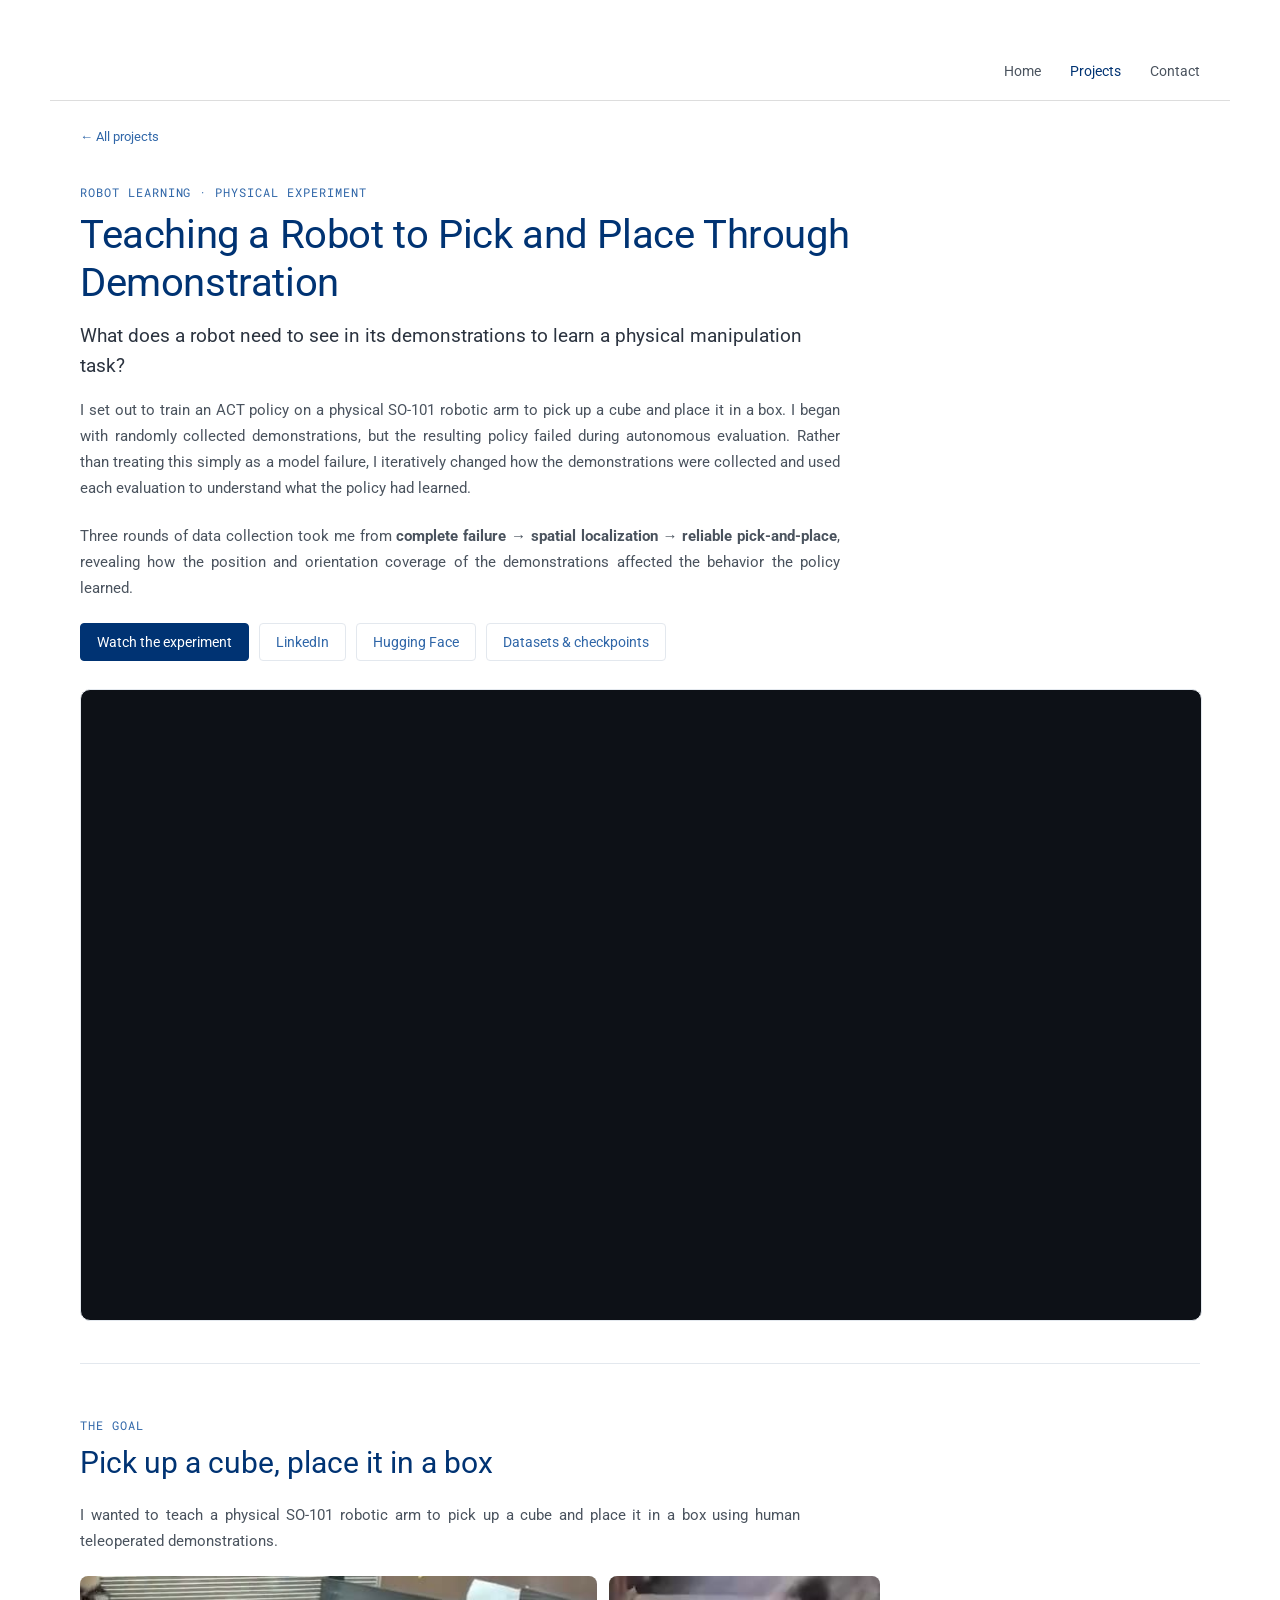
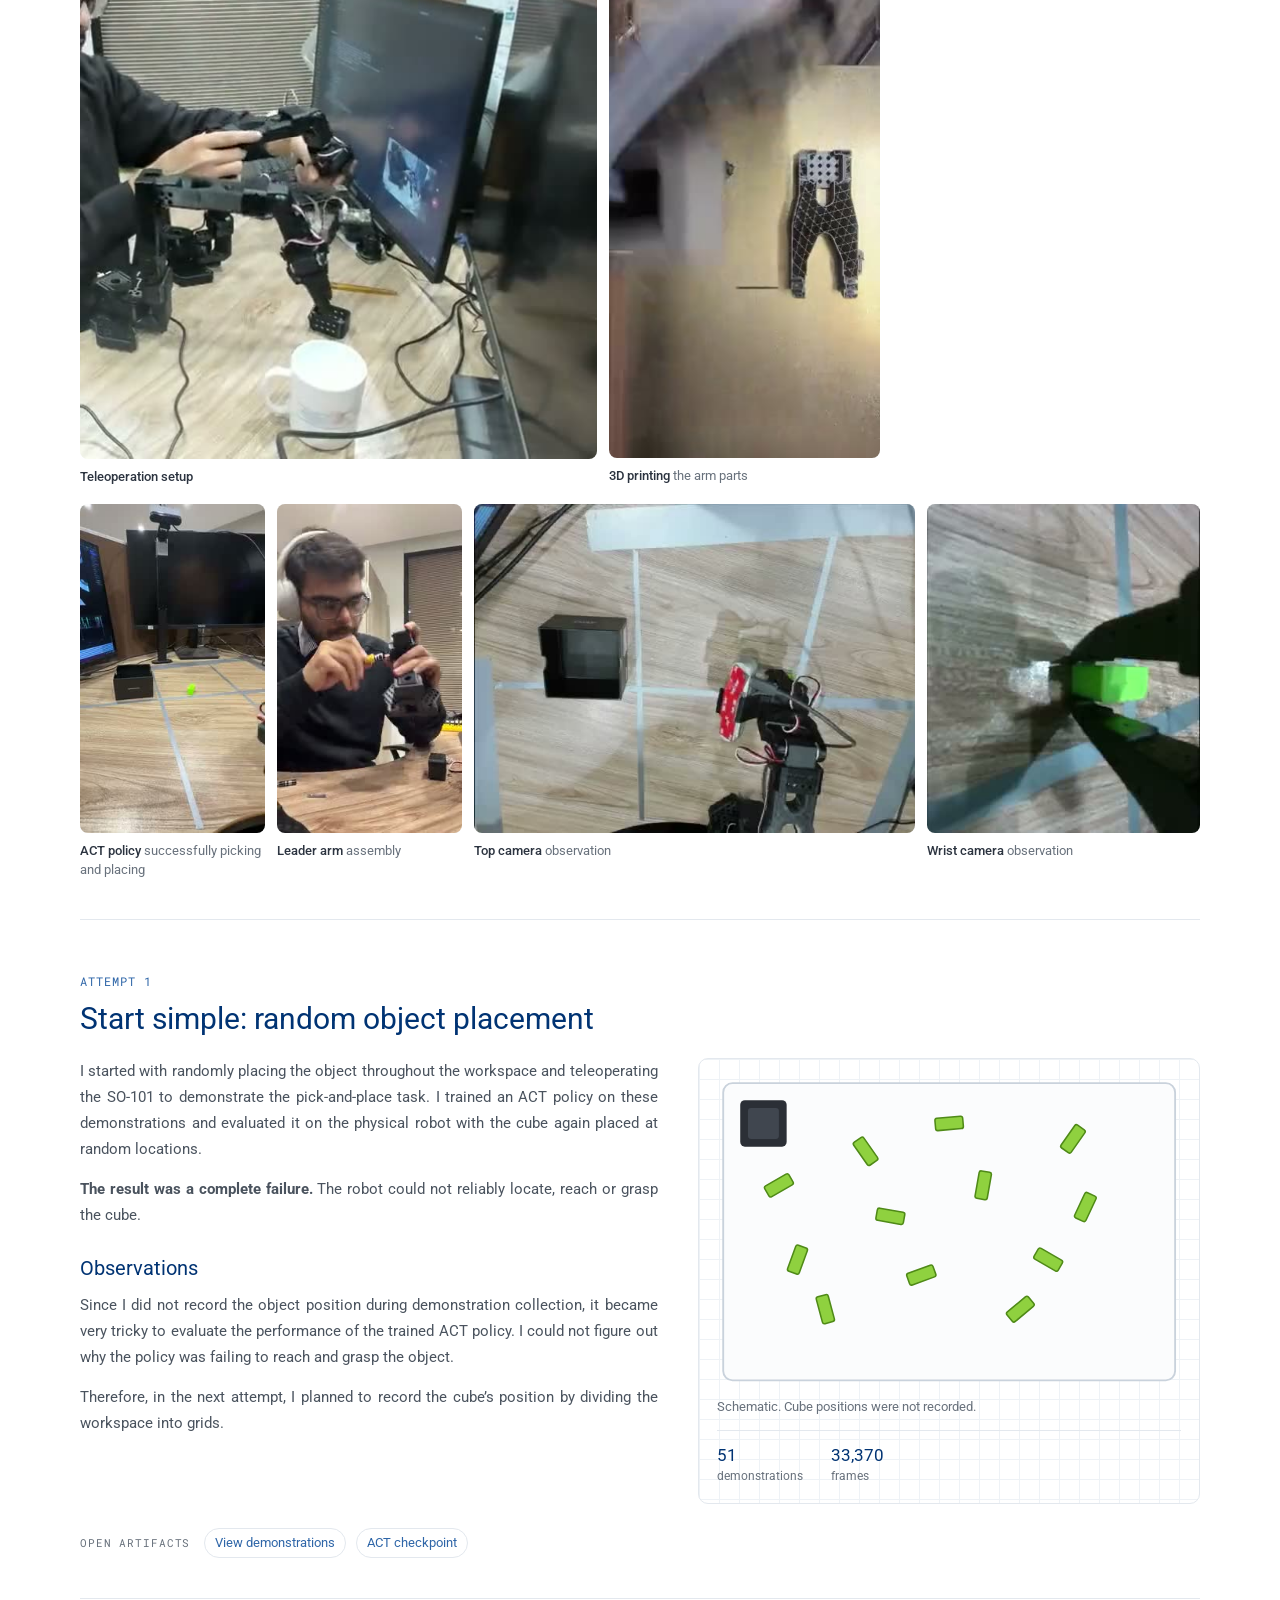
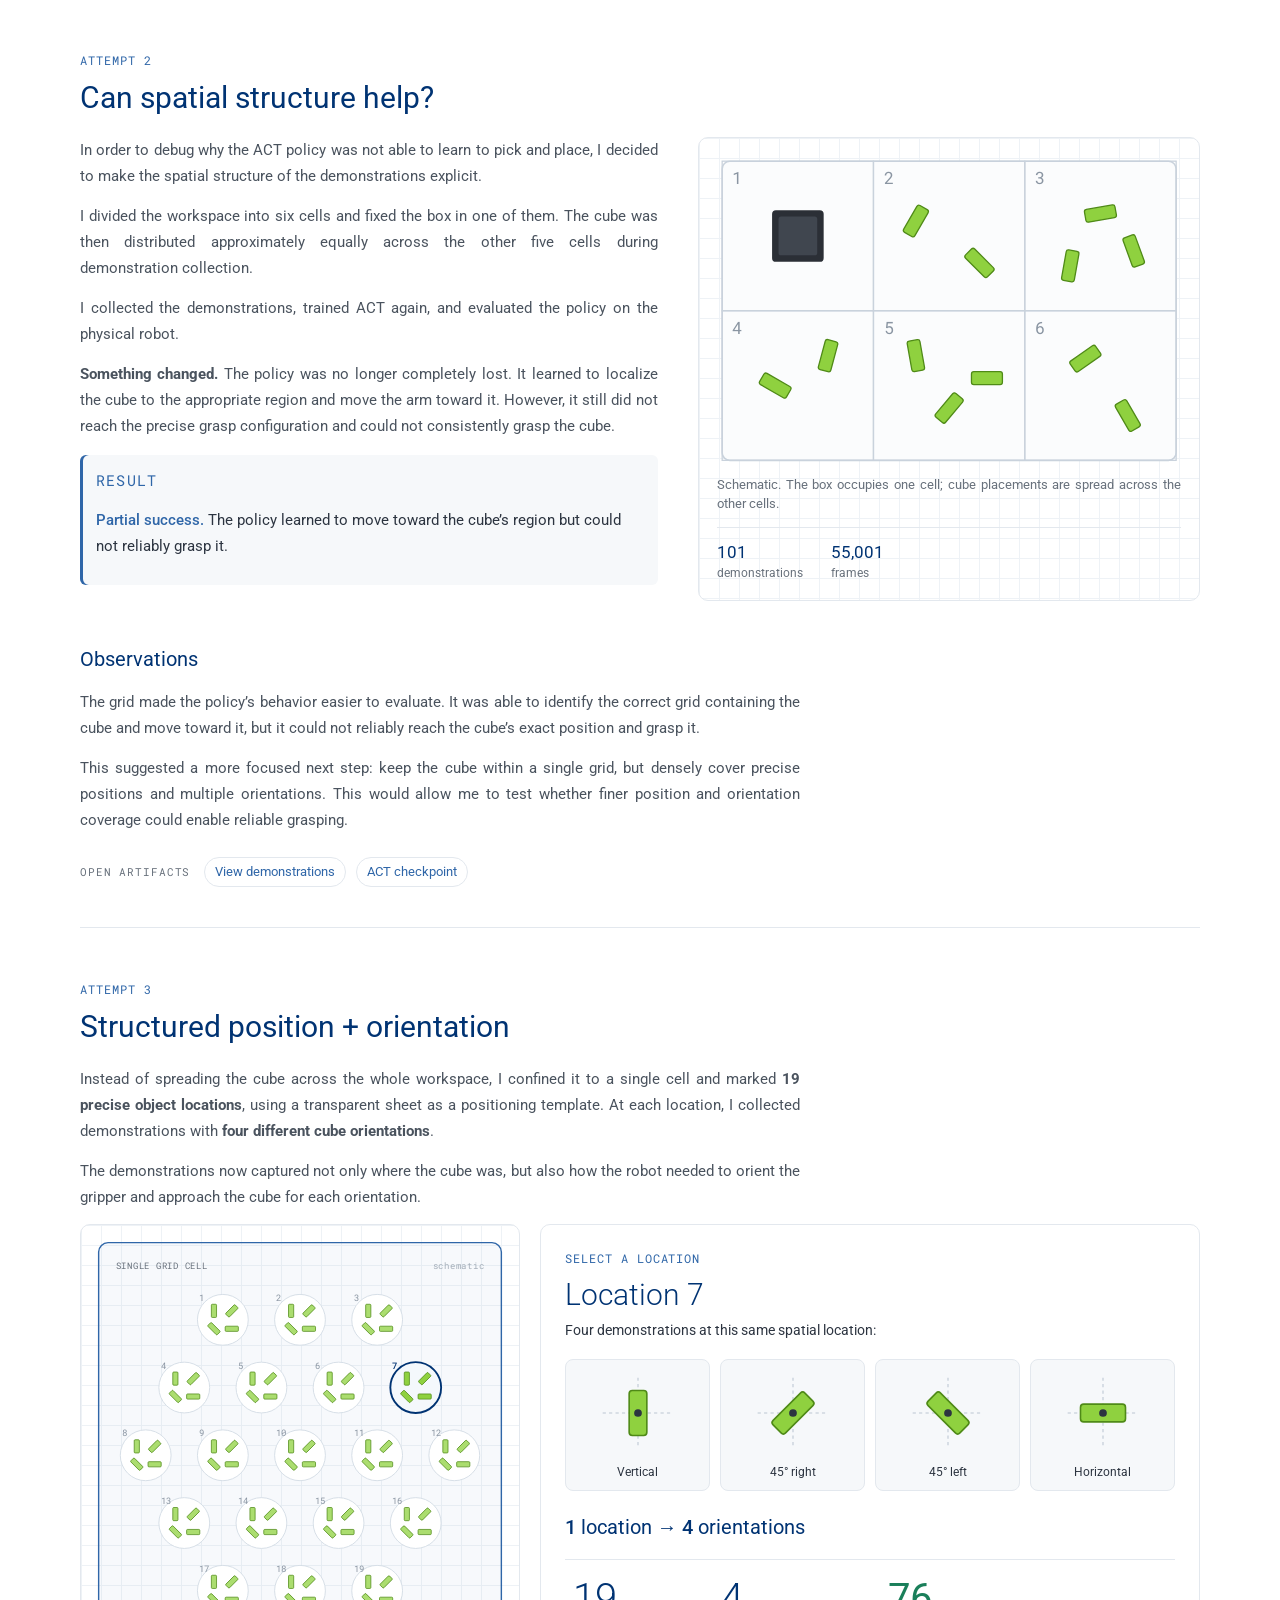
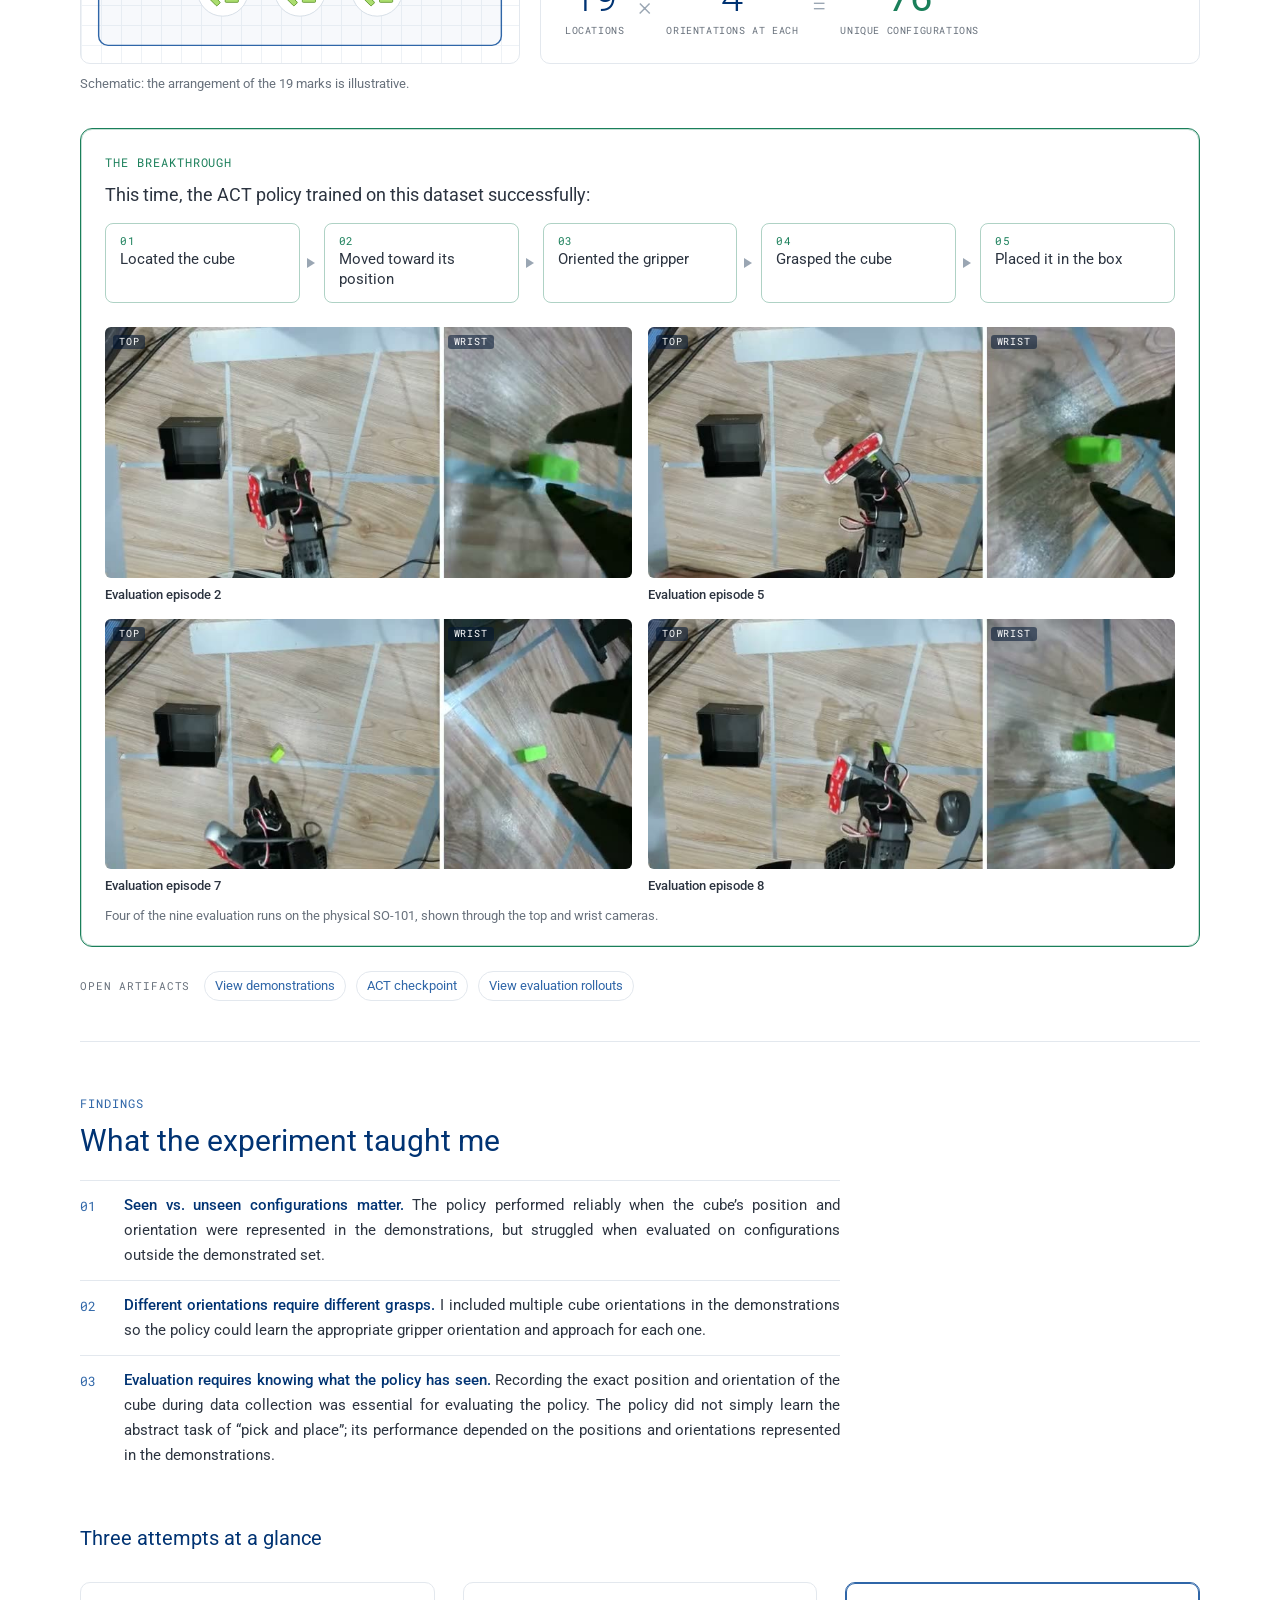
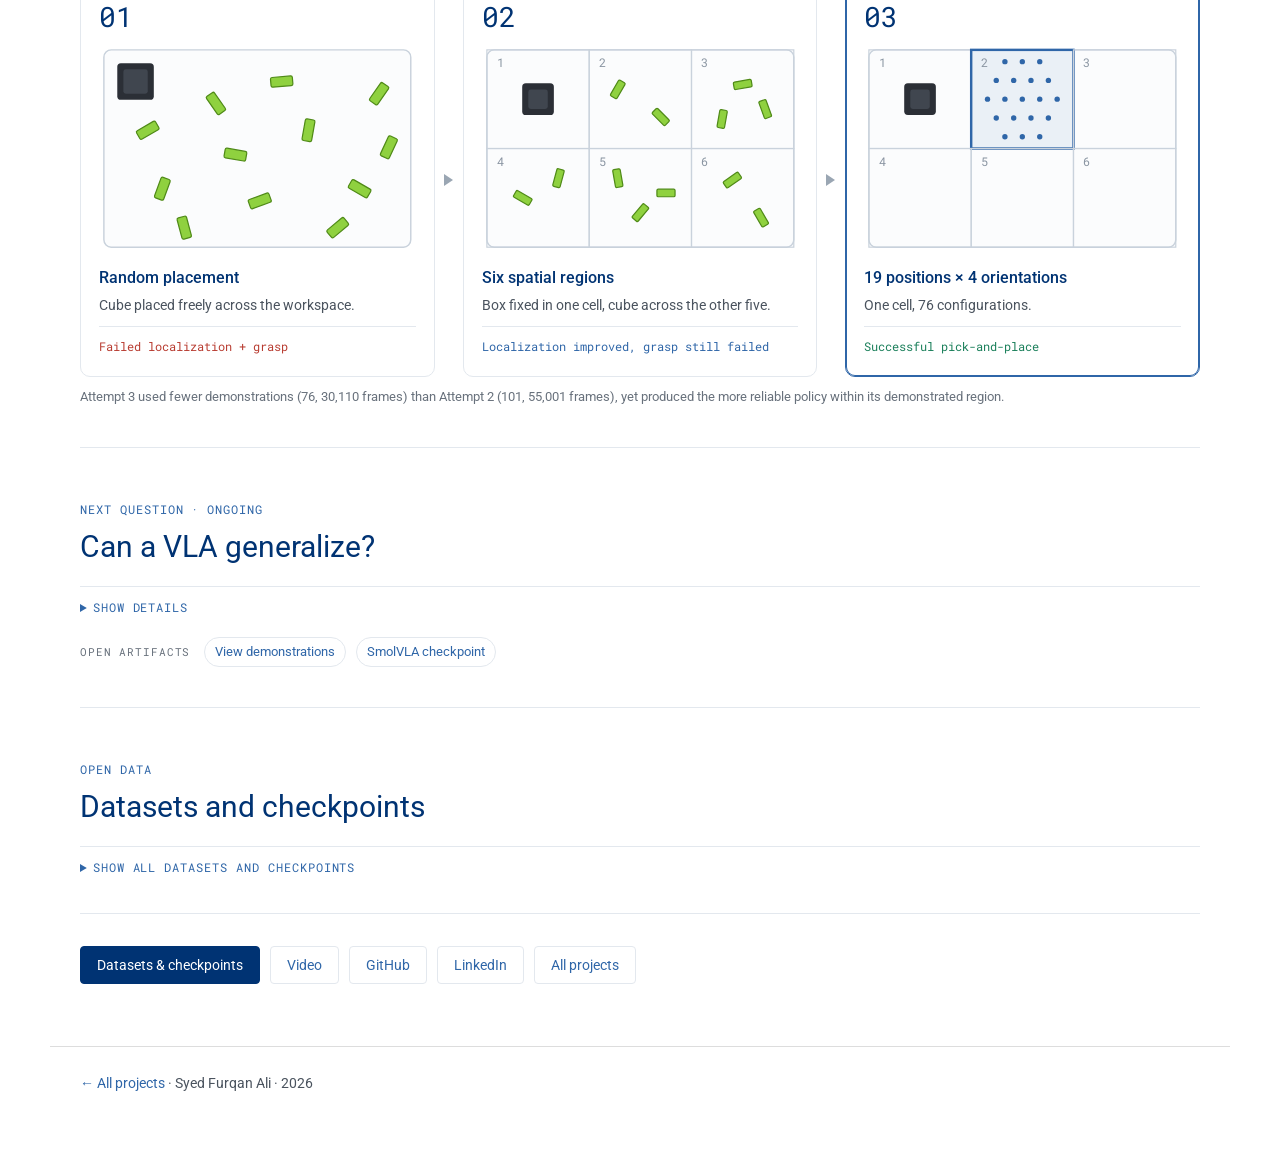
<file: project-so101.html>
<!DOCTYPE html>
<html lang="en">
<head>
<meta charset="utf-8">
<meta name="viewport" content="width=device-width, initial-scale=1">
<title>Teaching a Robot to Pick and Place Through Demonstration | Syed Furqan Ali</title>
<meta name="description" content="Three rounds of demonstration collection on a physical SO-101 arm took an ACT policy from complete failure to spatial localization to reliable pick-and-place.">
<link rel="preconnect" href="https://fonts.googleapis.com">
<link rel="preconnect" href="https://fonts.gstatic.com" crossorigin>
<link href="https://fonts.googleapis.com/css2?family=Roboto:wght@300;400;500;700&family=Roboto+Mono:wght@400;500&display=swap" rel="stylesheet">
<link rel="stylesheet" href="assets/css/style.css?v=202609281200">
<link rel="stylesheet" href="assets/css/research.css?v=202610031200">
</head>
<body id="body">
<div id="main">

<div id="header">
  <a href="index.html">Home</a>
  <a href="projects.html" class="active">Projects</a>
  <a href="contact.html">Contact</a>
</div>

<div class="so">

<a class="back-link so-back" href="projects.html">&larr; All projects</a>

<!-- HERO -->
<header class="so-hero">
  <p class="eyebrow">Robot learning &middot; physical experiment</p>
  <h1 class="so-title">Teaching a Robot to Pick and Place Through Demonstration</h1>
  <p class="so-lede">What does a robot need to see in its demonstrations to learn a physical manipulation task?</p>
  <p class="so-intro">
    I set out to train an ACT policy on a physical SO-101 robotic arm to pick up a cube and place it in a box. I began with randomly
    collected demonstrations, but the resulting policy failed during autonomous evaluation. Rather than treating this simply as a model
    failure, I iteratively changed how the demonstrations were collected and used each evaluation to understand what the policy had learned.
  </p>
  <p class="so-intro">
    Three rounds of data collection took me from <b>complete failure</b> &rarr; <b>spatial localization</b> &rarr; <b>reliable pick-and-place</b>,
    revealing how the position and orientation coverage of the demonstrations affected the behavior the policy learned.
  </p>
  <p class="so-actions">
    <a class="btn primary" href="https://youtu.be/oDDR4Vwr4Uo" target="_blank" rel="noopener">Watch the experiment</a>
    <a href="https://www.linkedin.com/feed/update/urn:li:activity:7479988721472266240/" target="_blank" rel="noopener">LinkedIn</a>
    <a href="https://huggingface.co/Syed-Furqan" target="_blank" rel="noopener">Hugging Face</a>
    <a href="#open-data">Datasets &amp; checkpoints</a>
  </p>
  <div class="yt">
    <iframe src="https://www.youtube-nocookie.com/embed/oDDR4Vwr4Uo?rel=0&amp;modestbranding=1" title="SO-101 pick-and-place through demonstration" allowfullscreen allow="accelerometer; encrypted-media; gyroscope; picture-in-picture"></iframe>
  </div>
</header>

<!-- GOAL -->
<section class="so-sec">
  <p class="eyebrow">The goal</p>
  <h2>Pick up a cube, place it in a box</h2>
  <div class="prose">
    <p>I wanted to teach a physical SO-101 robotic arm to pick up a cube and place it in a box using human teleoperated demonstrations.</p>
  </div>
  <div class="media-row teleop-row">
    <figure style="flex:1.071"><video poster="assets/poster/so101-teleop-crop.jpg" src="assets/video/so101-teleop-crop.mp4" width="514" height="480" autoplay loop muted playsinline preload="metadata"></video><figcaption><b>Teleoperation setup</b></figcaption></figure>
    <figure style="flex:0.562"><video poster="assets/poster/so101-printing.jpg" src="assets/video/so101-printing.mp4" width="270" height="480" autoplay loop muted playsinline preload="metadata"></video><figcaption><b>3D printing</b> the arm parts</figcaption></figure>
  </div>
  <div class="media-row">
    <figure style="flex:0.562"><video poster="assets/poster/so101-pick-place.jpg" src="assets/video/so101-pick-place.mp4" width="236" height="420" autoplay loop muted playsinline preload="none"></video><figcaption><b>ACT policy</b> successfully picking and placing</figcaption></figure>
    <figure style="flex:0.562"><video poster="assets/poster/build-leader-arm.jpg" src="assets/video/build-leader-arm.mp4" width="236" height="420" autoplay loop muted playsinline preload="none"></video><figcaption><b>Leader arm</b> assembly</figcaption></figure>
    <figure style="flex:1.338"><video poster="assets/poster/so101-top.jpg" src="assets/video/so101-top.mp4" width="562" height="420" autoplay loop muted playsinline preload="none"></video><figcaption><b>Top camera</b> observation</figcaption></figure>
    <figure style="flex:0.829"><video poster="assets/poster/so101-wrist.jpg" src="assets/video/so101-wrist.mp4" width="348" height="420" autoplay loop muted playsinline preload="none"></video><figcaption><b>Wrist camera</b> observation</figcaption></figure>
  </div>
</section>

<!-- ATTEMPT 1 -->
<section class="so-sec exp" id="attempt1">
  <p class="eyebrow">Attempt 1</p>
  <h2>Start simple: random object placement</h2>
  <div class="exp-grid">
    <div class="prose">
      <p>I started with randomly placing the object throughout the workspace and teleoperating the SO-101 to demonstrate the pick-and-place task. I trained an ACT policy on these demonstrations and evaluated it on the physical robot with the cube again placed at random locations.</p>
      <p><b>The result was a complete failure.</b> The robot could not reliably locate, reach or grasp the cube.</p>
      <h3 class="so-h3">Observations</h3>
      <div class="prose">
        <p>Since I did not record the object position during demonstration collection, it became very tricky to evaluate the performance of the trained ACT policy. I could not figure out why the policy was failing to reach and grasp the object.</p>
        <p>Therefore, in the next attempt, I planned to record the cube&rsquo;s position by dividing the workspace into grids.</p>
      </div>
    </div>
    <div class="panel grid-bg">
      <svg viewBox="0 0 300 200" class="diag" role="img" aria-label="Unstructured placement: cube positions scattered without a defined layout"><rect class="ws" x="4" y="4" width="292" height="192" rx="6"/><rect class="box" x="15.0" y="15.0" width="30" height="30" rx="3"/><rect class="box-in" x="20.0" y="20.0" width="20" height="20" rx="2"/><rect class="cube" x="48.0" y="109.0" width="8" height="18" rx="1.4" transform="rotate(20 52.0 118.0)"/><rect class="cube" x="92.0" y="39.0" width="8" height="18" rx="1.4" transform="rotate(-35 96.0 48.0)"/><rect class="cube" x="128.0" y="119.0" width="8" height="18" rx="1.4" transform="rotate(70 132.0 128.0)"/><rect class="cube" x="168.0" y="61.0" width="8" height="18" rx="1.4" transform="rotate(10 172.0 70.0)"/><rect class="cube" x="210.0" y="109.0" width="8" height="18" rx="1.4" transform="rotate(-60 214.0 118.0)"/><rect class="cube" x="226.0" y="31.0" width="8" height="18" rx="1.4" transform="rotate(35 230.0 40.0)"/><rect class="cube" x="146.0" y="21.0" width="8" height="18" rx="1.4" transform="rotate(85 150.0 30.0)"/><rect class="cube" x="66.0" y="141.0" width="8" height="18" rx="1.4" transform="rotate(-15 70.0 150.0)"/><rect class="cube" x="192.0" y="141.0" width="8" height="18" rx="1.4" transform="rotate(50 196.0 150.0)"/><rect class="cube" x="108.0" y="81.0" width="8" height="18" rx="1.4" transform="rotate(-80 112.0 90.0)"/><rect class="cube" x="234.0" y="75.0" width="8" height="18" rx="1.4" transform="rotate(25 238.0 84.0)"/><rect class="cube" x="36.0" y="61.0" width="8" height="18" rx="1.4" transform="rotate(60 40.0 70.0)"/></svg>
      <p class="panel-cap">Schematic. Cube positions were not recorded.</p>
      <dl class="mini-stats"><div><dt>51</dt><dd>demonstrations</dd></div><div><dt>33,370</dt><dd>frames</dd></div></dl>
    </div>
  </div>
  <p class="hf-links"><span>Open artifacts</span>
    <a href="https://huggingface.co/spaces/lerobot/visualize_dataset?path=%2FSyed-Furqan%2Fpicknplace%2Fepisode_0" target="_blank" rel="noopener">View demonstrations</a>
    <a href="https://huggingface.co/Syed-Furqan/act_picknplace_policy" target="_blank" rel="noopener">ACT checkpoint</a>
  </p>
</section>

<!-- ATTEMPT 2 -->
<section class="so-sec exp" id="attempt2">
  <p class="eyebrow">Attempt 2</p>
  <h2>Can spatial structure help?</h2>
  <div class="exp-grid">
    <div class="prose">
      <p>In order to debug why the ACT policy was not able to learn to pick and place, I decided to make the spatial structure of the demonstrations explicit.</p>
      <p>I divided the workspace into six cells and fixed the box in one of them. The cube was then distributed approximately equally across the other five cells during demonstration collection.</p>
      <p>I collected the demonstrations, trained ACT again, and evaluated the policy on the physical robot.</p>
      <div class="prose">
        <p><b>Something changed.</b> The policy was no longer completely lost. It learned to localize the cube to the appropriate region and move the arm toward it. However, it still did not reach the precise grasp configuration and could not consistently grasp the cube.</p>
      </div>
      <div class="result partial">
        <p class="result-k">Result</p>
        <p class="result-v"><b>Partial success.</b> The policy learned to move toward the cube&rsquo;s region but could not reliably grasp it.</p>
      </div>
    </div>
    <div class="panel grid-bg">
      <svg viewBox="0 0 360 240" class="diag" role="img" aria-label="Six-grid placement: workspace divided into six cells"><rect class="ws" x="4" y="4" width="352" height="232" rx="6"/><rect class="cell" x="4.0" y="4.0" width="117.3" height="116.0"/><text class="cell-n big" x="12.0" y="22.0">1</text><rect class="cell" x="121.3" y="4.0" width="117.3" height="116.0"/><text class="cell-n big" x="129.3" y="22.0">2</text><rect class="cell" x="238.7" y="4.0" width="117.3" height="116.0"/><text class="cell-n big" x="246.7" y="22.0">3</text><rect class="cell" x="4.0" y="120.0" width="117.3" height="116.0"/><text class="cell-n big" x="12.0" y="138.0">4</text><rect class="cell" x="121.3" y="120.0" width="117.3" height="116.0"/><text class="cell-n big" x="129.3" y="138.0">5</text><rect class="cell" x="238.7" y="120.0" width="117.3" height="116.0"/><text class="cell-n big" x="246.7" y="138.0">6</text><rect class="box" x="42.7" y="42.0" width="40" height="40" rx="3"/><rect class="box-in" x="47.7" y="47.0" width="30" height="30" rx="2"/><rect class="cube" x="149.2" y="38.4" width="10.0" height="24.0" rx="1.8" transform="rotate(30 154.2 50.4)"/><rect class="cube" x="198.5" y="70.9" width="10.0" height="24.0" rx="1.8" transform="rotate(-45 203.5 82.9)"/><rect class="cube" x="292.3" y="32.6" width="10.0" height="24.0" rx="1.8" transform="rotate(80 297.3 44.6)"/><rect class="cube" x="268.9" y="73.2" width="10.0" height="24.0" rx="1.8" transform="rotate(10 273.9 85.2)"/><rect class="cube" x="318.1" y="61.6" width="10.0" height="24.0" rx="1.8" transform="rotate(-20 323.1 73.6)"/><rect class="cube" x="40.1" y="166.0" width="10.0" height="24.0" rx="1.8" transform="rotate(-60 45.1 178.0)"/><rect class="cube" x="81.1" y="142.8" width="10.0" height="24.0" rx="1.8" transform="rotate(15 86.1 154.8)"/><rect class="cube" x="175.0" y="183.4" width="10.0" height="24.0" rx="1.8" transform="rotate(40 180.0 195.4)"/><rect class="cube" x="149.2" y="142.8" width="10.0" height="24.0" rx="1.8" transform="rotate(-10 154.2 154.8)"/><rect class="cube" x="204.3" y="160.2" width="10.0" height="24.0" rx="1.8" transform="rotate(90 209.3 172.2)"/><rect class="cube" x="280.6" y="145.1" width="10.0" height="24.0" rx="1.8" transform="rotate(55 285.6 157.1)"/><rect class="cube" x="313.5" y="189.2" width="10.0" height="24.0" rx="1.8" transform="rotate(-30 318.5 201.2)"/></svg>
      <p class="panel-cap">Schematic. The box occupies one cell; cube placements are spread across the other cells.</p>
      <dl class="mini-stats"><div><dt>101</dt><dd>demonstrations</dd></div><div><dt>55,001</dt><dd>frames</dd></div></dl>
    </div>
  </div>
  <h3 class="so-h3">Observations</h3>
  <div class="prose">
    <p>The grid made the policy&rsquo;s behavior easier to evaluate. It was able to identify the correct grid containing the cube and move toward it, but it could not reliably reach the cube&rsquo;s exact position and grasp it.</p>
    <p>This suggested a more focused next step: keep the cube within a single grid, but densely cover precise positions and multiple orientations. This would allow me to test whether finer position and orientation coverage could enable reliable grasping.</p>
  </div>
  <p class="hf-links"><span>Open artifacts</span>
    <a href="https://huggingface.co/spaces/lerobot/visualize_dataset?path=%2FSyed-Furqan%2Fpick_place_box_grid%2Fepisode_0" target="_blank" rel="noopener">View demonstrations</a>
    <a href="https://huggingface.co/Syed-Furqan/act_pick_place_box_grid" target="_blank" rel="noopener">ACT checkpoint</a>
  </p>
</section>

<!-- ATTEMPT 3 -->
<section class="so-sec exp" id="attempt3">
  <p class="eyebrow">Attempt 3</p>
  <h2>Structured position + orientation</h2>
  <div class="prose">
    <p>Instead of spreading the cube across the whole workspace, I confined it to a single cell and marked <b>19 precise object locations</b>, using a transparent sheet as a positioning template. At each location, I collected demonstrations with <b>four different cube orientations</b>.</p>
    <p>The demonstrations now captured not only where the cube was, but also how the robot needed to orient the gripper and approach the cube for each orientation.</p>
  </div>
  <div class="explorer">
    <div class="explorer-map grid-bg">
      <svg viewBox="0 0 440 440" class="diag map19" role="group" aria-label="Single grid cell with 19 locations; each location has four orientations"><rect class="cell-big" x="6" y="6" width="428" height="428" rx="10"/><text class="map-label" x="24" y="34">SINGLE GRID CELL</text><text class="map-label faint" x="416" y="34" text-anchor="end">schematic</text><g class="loc" data-loc="1" tabindex="0" role="button" aria-label="Location 1: vertical, 45 degrees right, 45 degrees left, horizontal"><circle class="hit" cx="138.0" cy="88.0" r="31"/><circle class="ring" cx="138.0" cy="88.0" r="27"/><rect class="cube soft" x="125.8" y="71.5" width="5.5" height="14" rx="1.0" transform="rotate(0 128.5 78.5)"/><rect class="cube soft" x="144.8" y="71.5" width="5.5" height="14" rx="1.0" transform="rotate(45 147.5 78.5)"/><rect class="cube soft" x="125.8" y="90.5" width="5.5" height="14" rx="1.0" transform="rotate(-45 128.5 97.5)"/><rect class="cube soft" x="144.8" y="90.5" width="5.5" height="14" rx="1.0" transform="rotate(90 147.5 97.5)"/><text class="loc-n" x="113.0" y="68.0">1</text></g><g class="loc" data-loc="2" tabindex="0" role="button" aria-label="Location 2: vertical, 45 degrees right, 45 degrees left, horizontal"><circle class="hit" cx="220.0" cy="88.0" r="31"/><circle class="ring" cx="220.0" cy="88.0" r="27"/><rect class="cube soft" x="207.8" y="71.5" width="5.5" height="14" rx="1.0" transform="rotate(0 210.5 78.5)"/><rect class="cube soft" x="226.8" y="71.5" width="5.5" height="14" rx="1.0" transform="rotate(45 229.5 78.5)"/><rect class="cube soft" x="207.8" y="90.5" width="5.5" height="14" rx="1.0" transform="rotate(-45 210.5 97.5)"/><rect class="cube soft" x="226.8" y="90.5" width="5.5" height="14" rx="1.0" transform="rotate(90 229.5 97.5)"/><text class="loc-n" x="195.0" y="68.0">2</text></g><g class="loc" data-loc="3" tabindex="0" role="button" aria-label="Location 3: vertical, 45 degrees right, 45 degrees left, horizontal"><circle class="hit" cx="302.0" cy="88.0" r="31"/><circle class="ring" cx="302.0" cy="88.0" r="27"/><rect class="cube soft" x="289.8" y="71.5" width="5.5" height="14" rx="1.0" transform="rotate(0 292.5 78.5)"/><rect class="cube soft" x="308.8" y="71.5" width="5.5" height="14" rx="1.0" transform="rotate(45 311.5 78.5)"/><rect class="cube soft" x="289.8" y="90.5" width="5.5" height="14" rx="1.0" transform="rotate(-45 292.5 97.5)"/><rect class="cube soft" x="308.8" y="90.5" width="5.5" height="14" rx="1.0" transform="rotate(90 311.5 97.5)"/><text class="loc-n" x="277.0" y="68.0">3</text></g><g class="loc" data-loc="4" tabindex="0" role="button" aria-label="Location 4: vertical, 45 degrees right, 45 degrees left, horizontal"><circle class="hit" cx="97.0" cy="160.0" r="31"/><circle class="ring" cx="97.0" cy="160.0" r="27"/><rect class="cube soft" x="84.8" y="143.5" width="5.5" height="14" rx="1.0" transform="rotate(0 87.5 150.5)"/><rect class="cube soft" x="103.8" y="143.5" width="5.5" height="14" rx="1.0" transform="rotate(45 106.5 150.5)"/><rect class="cube soft" x="84.8" y="162.5" width="5.5" height="14" rx="1.0" transform="rotate(-45 87.5 169.5)"/><rect class="cube soft" x="103.8" y="162.5" width="5.5" height="14" rx="1.0" transform="rotate(90 106.5 169.5)"/><text class="loc-n" x="72.0" y="140.0">4</text></g><g class="loc" data-loc="5" tabindex="0" role="button" aria-label="Location 5: vertical, 45 degrees right, 45 degrees left, horizontal"><circle class="hit" cx="179.0" cy="160.0" r="31"/><circle class="ring" cx="179.0" cy="160.0" r="27"/><rect class="cube soft" x="166.8" y="143.5" width="5.5" height="14" rx="1.0" transform="rotate(0 169.5 150.5)"/><rect class="cube soft" x="185.8" y="143.5" width="5.5" height="14" rx="1.0" transform="rotate(45 188.5 150.5)"/><rect class="cube soft" x="166.8" y="162.5" width="5.5" height="14" rx="1.0" transform="rotate(-45 169.5 169.5)"/><rect class="cube soft" x="185.8" y="162.5" width="5.5" height="14" rx="1.0" transform="rotate(90 188.5 169.5)"/><text class="loc-n" x="154.0" y="140.0">5</text></g><g class="loc" data-loc="6" tabindex="0" role="button" aria-label="Location 6: vertical, 45 degrees right, 45 degrees left, horizontal"><circle class="hit" cx="261.0" cy="160.0" r="31"/><circle class="ring" cx="261.0" cy="160.0" r="27"/><rect class="cube soft" x="248.8" y="143.5" width="5.5" height="14" rx="1.0" transform="rotate(0 251.5 150.5)"/><rect class="cube soft" x="267.8" y="143.5" width="5.5" height="14" rx="1.0" transform="rotate(45 270.5 150.5)"/><rect class="cube soft" x="248.8" y="162.5" width="5.5" height="14" rx="1.0" transform="rotate(-45 251.5 169.5)"/><rect class="cube soft" x="267.8" y="162.5" width="5.5" height="14" rx="1.0" transform="rotate(90 270.5 169.5)"/><text class="loc-n" x="236.0" y="140.0">6</text></g><g class="loc" data-loc="7" tabindex="0" role="button" aria-label="Location 7: vertical, 45 degrees right, 45 degrees left, horizontal"><circle class="hit" cx="343.0" cy="160.0" r="31"/><circle class="ring" cx="343.0" cy="160.0" r="27"/><rect class="cube soft" x="330.8" y="143.5" width="5.5" height="14" rx="1.0" transform="rotate(0 333.5 150.5)"/><rect class="cube soft" x="349.8" y="143.5" width="5.5" height="14" rx="1.0" transform="rotate(45 352.5 150.5)"/><rect class="cube soft" x="330.8" y="162.5" width="5.5" height="14" rx="1.0" transform="rotate(-45 333.5 169.5)"/><rect class="cube soft" x="349.8" y="162.5" width="5.5" height="14" rx="1.0" transform="rotate(90 352.5 169.5)"/><text class="loc-n" x="318.0" y="140.0">7</text></g><g class="loc" data-loc="8" tabindex="0" role="button" aria-label="Location 8: vertical, 45 degrees right, 45 degrees left, horizontal"><circle class="hit" cx="56.0" cy="232.0" r="31"/><circle class="ring" cx="56.0" cy="232.0" r="27"/><rect class="cube soft" x="43.8" y="215.5" width="5.5" height="14" rx="1.0" transform="rotate(0 46.5 222.5)"/><rect class="cube soft" x="62.8" y="215.5" width="5.5" height="14" rx="1.0" transform="rotate(45 65.5 222.5)"/><rect class="cube soft" x="43.8" y="234.5" width="5.5" height="14" rx="1.0" transform="rotate(-45 46.5 241.5)"/><rect class="cube soft" x="62.8" y="234.5" width="5.5" height="14" rx="1.0" transform="rotate(90 65.5 241.5)"/><text class="loc-n" x="31.0" y="212.0">8</text></g><g class="loc" data-loc="9" tabindex="0" role="button" aria-label="Location 9: vertical, 45 degrees right, 45 degrees left, horizontal"><circle class="hit" cx="138.0" cy="232.0" r="31"/><circle class="ring" cx="138.0" cy="232.0" r="27"/><rect class="cube soft" x="125.8" y="215.5" width="5.5" height="14" rx="1.0" transform="rotate(0 128.5 222.5)"/><rect class="cube soft" x="144.8" y="215.5" width="5.5" height="14" rx="1.0" transform="rotate(45 147.5 222.5)"/><rect class="cube soft" x="125.8" y="234.5" width="5.5" height="14" rx="1.0" transform="rotate(-45 128.5 241.5)"/><rect class="cube soft" x="144.8" y="234.5" width="5.5" height="14" rx="1.0" transform="rotate(90 147.5 241.5)"/><text class="loc-n" x="113.0" y="212.0">9</text></g><g class="loc" data-loc="10" tabindex="0" role="button" aria-label="Location 10: vertical, 45 degrees right, 45 degrees left, horizontal"><circle class="hit" cx="220.0" cy="232.0" r="31"/><circle class="ring" cx="220.0" cy="232.0" r="27"/><rect class="cube soft" x="207.8" y="215.5" width="5.5" height="14" rx="1.0" transform="rotate(0 210.5 222.5)"/><rect class="cube soft" x="226.8" y="215.5" width="5.5" height="14" rx="1.0" transform="rotate(45 229.5 222.5)"/><rect class="cube soft" x="207.8" y="234.5" width="5.5" height="14" rx="1.0" transform="rotate(-45 210.5 241.5)"/><rect class="cube soft" x="226.8" y="234.5" width="5.5" height="14" rx="1.0" transform="rotate(90 229.5 241.5)"/><text class="loc-n" x="195.0" y="212.0">10</text></g><g class="loc" data-loc="11" tabindex="0" role="button" aria-label="Location 11: vertical, 45 degrees right, 45 degrees left, horizontal"><circle class="hit" cx="302.0" cy="232.0" r="31"/><circle class="ring" cx="302.0" cy="232.0" r="27"/><rect class="cube soft" x="289.8" y="215.5" width="5.5" height="14" rx="1.0" transform="rotate(0 292.5 222.5)"/><rect class="cube soft" x="308.8" y="215.5" width="5.5" height="14" rx="1.0" transform="rotate(45 311.5 222.5)"/><rect class="cube soft" x="289.8" y="234.5" width="5.5" height="14" rx="1.0" transform="rotate(-45 292.5 241.5)"/><rect class="cube soft" x="308.8" y="234.5" width="5.5" height="14" rx="1.0" transform="rotate(90 311.5 241.5)"/><text class="loc-n" x="277.0" y="212.0">11</text></g><g class="loc" data-loc="12" tabindex="0" role="button" aria-label="Location 12: vertical, 45 degrees right, 45 degrees left, horizontal"><circle class="hit" cx="384.0" cy="232.0" r="31"/><circle class="ring" cx="384.0" cy="232.0" r="27"/><rect class="cube soft" x="371.8" y="215.5" width="5.5" height="14" rx="1.0" transform="rotate(0 374.5 222.5)"/><rect class="cube soft" x="390.8" y="215.5" width="5.5" height="14" rx="1.0" transform="rotate(45 393.5 222.5)"/><rect class="cube soft" x="371.8" y="234.5" width="5.5" height="14" rx="1.0" transform="rotate(-45 374.5 241.5)"/><rect class="cube soft" x="390.8" y="234.5" width="5.5" height="14" rx="1.0" transform="rotate(90 393.5 241.5)"/><text class="loc-n" x="359.0" y="212.0">12</text></g><g class="loc" data-loc="13" tabindex="0" role="button" aria-label="Location 13: vertical, 45 degrees right, 45 degrees left, horizontal"><circle class="hit" cx="97.0" cy="304.0" r="31"/><circle class="ring" cx="97.0" cy="304.0" r="27"/><rect class="cube soft" x="84.8" y="287.5" width="5.5" height="14" rx="1.0" transform="rotate(0 87.5 294.5)"/><rect class="cube soft" x="103.8" y="287.5" width="5.5" height="14" rx="1.0" transform="rotate(45 106.5 294.5)"/><rect class="cube soft" x="84.8" y="306.5" width="5.5" height="14" rx="1.0" transform="rotate(-45 87.5 313.5)"/><rect class="cube soft" x="103.8" y="306.5" width="5.5" height="14" rx="1.0" transform="rotate(90 106.5 313.5)"/><text class="loc-n" x="72.0" y="284.0">13</text></g><g class="loc" data-loc="14" tabindex="0" role="button" aria-label="Location 14: vertical, 45 degrees right, 45 degrees left, horizontal"><circle class="hit" cx="179.0" cy="304.0" r="31"/><circle class="ring" cx="179.0" cy="304.0" r="27"/><rect class="cube soft" x="166.8" y="287.5" width="5.5" height="14" rx="1.0" transform="rotate(0 169.5 294.5)"/><rect class="cube soft" x="185.8" y="287.5" width="5.5" height="14" rx="1.0" transform="rotate(45 188.5 294.5)"/><rect class="cube soft" x="166.8" y="306.5" width="5.5" height="14" rx="1.0" transform="rotate(-45 169.5 313.5)"/><rect class="cube soft" x="185.8" y="306.5" width="5.5" height="14" rx="1.0" transform="rotate(90 188.5 313.5)"/><text class="loc-n" x="154.0" y="284.0">14</text></g><g class="loc" data-loc="15" tabindex="0" role="button" aria-label="Location 15: vertical, 45 degrees right, 45 degrees left, horizontal"><circle class="hit" cx="261.0" cy="304.0" r="31"/><circle class="ring" cx="261.0" cy="304.0" r="27"/><rect class="cube soft" x="248.8" y="287.5" width="5.5" height="14" rx="1.0" transform="rotate(0 251.5 294.5)"/><rect class="cube soft" x="267.8" y="287.5" width="5.5" height="14" rx="1.0" transform="rotate(45 270.5 294.5)"/><rect class="cube soft" x="248.8" y="306.5" width="5.5" height="14" rx="1.0" transform="rotate(-45 251.5 313.5)"/><rect class="cube soft" x="267.8" y="306.5" width="5.5" height="14" rx="1.0" transform="rotate(90 270.5 313.5)"/><text class="loc-n" x="236.0" y="284.0">15</text></g><g class="loc" data-loc="16" tabindex="0" role="button" aria-label="Location 16: vertical, 45 degrees right, 45 degrees left, horizontal"><circle class="hit" cx="343.0" cy="304.0" r="31"/><circle class="ring" cx="343.0" cy="304.0" r="27"/><rect class="cube soft" x="330.8" y="287.5" width="5.5" height="14" rx="1.0" transform="rotate(0 333.5 294.5)"/><rect class="cube soft" x="349.8" y="287.5" width="5.5" height="14" rx="1.0" transform="rotate(45 352.5 294.5)"/><rect class="cube soft" x="330.8" y="306.5" width="5.5" height="14" rx="1.0" transform="rotate(-45 333.5 313.5)"/><rect class="cube soft" x="349.8" y="306.5" width="5.5" height="14" rx="1.0" transform="rotate(90 352.5 313.5)"/><text class="loc-n" x="318.0" y="284.0">16</text></g><g class="loc" data-loc="17" tabindex="0" role="button" aria-label="Location 17: vertical, 45 degrees right, 45 degrees left, horizontal"><circle class="hit" cx="138.0" cy="376.0" r="31"/><circle class="ring" cx="138.0" cy="376.0" r="27"/><rect class="cube soft" x="125.8" y="359.5" width="5.5" height="14" rx="1.0" transform="rotate(0 128.5 366.5)"/><rect class="cube soft" x="144.8" y="359.5" width="5.5" height="14" rx="1.0" transform="rotate(45 147.5 366.5)"/><rect class="cube soft" x="125.8" y="378.5" width="5.5" height="14" rx="1.0" transform="rotate(-45 128.5 385.5)"/><rect class="cube soft" x="144.8" y="378.5" width="5.5" height="14" rx="1.0" transform="rotate(90 147.5 385.5)"/><text class="loc-n" x="113.0" y="356.0">17</text></g><g class="loc" data-loc="18" tabindex="0" role="button" aria-label="Location 18: vertical, 45 degrees right, 45 degrees left, horizontal"><circle class="hit" cx="220.0" cy="376.0" r="31"/><circle class="ring" cx="220.0" cy="376.0" r="27"/><rect class="cube soft" x="207.8" y="359.5" width="5.5" height="14" rx="1.0" transform="rotate(0 210.5 366.5)"/><rect class="cube soft" x="226.8" y="359.5" width="5.5" height="14" rx="1.0" transform="rotate(45 229.5 366.5)"/><rect class="cube soft" x="207.8" y="378.5" width="5.5" height="14" rx="1.0" transform="rotate(-45 210.5 385.5)"/><rect class="cube soft" x="226.8" y="378.5" width="5.5" height="14" rx="1.0" transform="rotate(90 229.5 385.5)"/><text class="loc-n" x="195.0" y="356.0">18</text></g><g class="loc" data-loc="19" tabindex="0" role="button" aria-label="Location 19: vertical, 45 degrees right, 45 degrees left, horizontal"><circle class="hit" cx="302.0" cy="376.0" r="31"/><circle class="ring" cx="302.0" cy="376.0" r="27"/><rect class="cube soft" x="289.8" y="359.5" width="5.5" height="14" rx="1.0" transform="rotate(0 292.5 366.5)"/><rect class="cube soft" x="308.8" y="359.5" width="5.5" height="14" rx="1.0" transform="rotate(45 311.5 366.5)"/><rect class="cube soft" x="289.8" y="378.5" width="5.5" height="14" rx="1.0" transform="rotate(-45 292.5 385.5)"/><rect class="cube soft" x="308.8" y="378.5" width="5.5" height="14" rx="1.0" transform="rotate(90 311.5 385.5)"/><text class="loc-n" x="277.0" y="356.0">19</text></g></svg>
    </div>
    <div class="explorer-panel" aria-live="polite">
      <p class="eyebrow">Select a location</p>
      <p class="loc-title">Location <span id="locN">1</span></p>
      <p class="loc-sub">Four demonstrations at this same spatial location:</p>
      <div class="orient-grid"><div class="orient sm"><svg viewBox="0 0 56 56" class="orient-svg" aria-hidden="true"><line class="cross" x1="28.0" y1="6" x2="28.0" y2="50"/><line class="cross" x1="6" y1="28.0" x2="50" y2="28.0"/><rect class="cube" x="22.5" y="14.0" width="11" height="28" rx="2.0" transform="rotate(0 28.0 28.0)"/><circle class="pin" cx="28.0" cy="28.0" r="2.4"/></svg><span>Vertical</span></div><div class="orient sm"><svg viewBox="0 0 56 56" class="orient-svg" aria-hidden="true"><line class="cross" x1="28.0" y1="6" x2="28.0" y2="50"/><line class="cross" x1="6" y1="28.0" x2="50" y2="28.0"/><rect class="cube" x="22.5" y="14.0" width="11" height="28" rx="2.0" transform="rotate(45 28.0 28.0)"/><circle class="pin" cx="28.0" cy="28.0" r="2.4"/></svg><span>45&deg; right</span></div><div class="orient sm"><svg viewBox="0 0 56 56" class="orient-svg" aria-hidden="true"><line class="cross" x1="28.0" y1="6" x2="28.0" y2="50"/><line class="cross" x1="6" y1="28.0" x2="50" y2="28.0"/><rect class="cube" x="22.5" y="14.0" width="11" height="28" rx="2.0" transform="rotate(-45 28.0 28.0)"/><circle class="pin" cx="28.0" cy="28.0" r="2.4"/></svg><span>45&deg; left</span></div><div class="orient sm"><svg viewBox="0 0 56 56" class="orient-svg" aria-hidden="true"><line class="cross" x1="28.0" y1="6" x2="28.0" y2="50"/><line class="cross" x1="6" y1="28.0" x2="50" y2="28.0"/><rect class="cube" x="22.5" y="14.0" width="11" height="28" rx="2.0" transform="rotate(90 28.0 28.0)"/><circle class="pin" cx="28.0" cy="28.0" r="2.4"/></svg><span>Horizontal</span></div></div>
      <p class="loc-rule"><b>1</b> location &rarr; <b>4</b> orientations</p>
      <div class="equation sm" aria-label="19 locations times 4 orientations equals 76 unique configurations">
        <div><b>19</b><span>locations</span></div><i>&times;</i>
        <div><b>4</b><span>orientations at each</span></div><i>=</i>
        <div class="eq-out"><b>76</b><span>unique configurations</span></div>
      </div>
    </div>
  </div>
  <p class="note spaced">Schematic: the arrangement of the 19 marks is illustrative.</p>

  <div class="breakthrough">
    <p class="eyebrow">The breakthrough</p>
    <p class="bt-lede">This time, the ACT policy trained on this dataset successfully:</p>
    <ol class="chain-boxes five">
      <li><span>01</span><b>Located the cube</b></li>
      <li><span>02</span><b>Moved toward its position</b></li>
      <li><span>03</span><b>Oriented the gripper</b></li>
      <li><span>04</span><b>Grasped the cube</b></li>
      <li><span>05</span><b>Placed it in the box</b></li>
    </ol>
  <div class="evals">
    <figure>
      <a class="ev" href="https://huggingface.co/spaces/lerobot/visualize_dataset?path=%2FSyed-Furqan%2Feval_pick_place_1_grid1%2Fepisode_2" target="_blank" rel="noopener"><video poster="assets/poster/so101-eval-dual-ep2.jpg" src="assets/video/so101-eval-dual-ep2.mp4" width="756" height="360" autoplay loop muted playsinline preload="metadata"></video><span class="ev-lab top">Top</span><span class="ev-lab wr">Wrist</span></a>
      <figcaption><b>Evaluation episode 2</b></figcaption>
    </figure>
    <figure>
      <a class="ev" href="https://huggingface.co/spaces/lerobot/visualize_dataset?path=%2FSyed-Furqan%2Feval_pick_place_1_grid1%2Fepisode_5" target="_blank" rel="noopener"><video poster="assets/poster/so101-eval-dual-ep5.jpg" src="assets/video/so101-eval-dual-ep5.mp4" width="756" height="360" autoplay loop muted playsinline preload="metadata"></video><span class="ev-lab top">Top</span><span class="ev-lab wr">Wrist</span></a>
      <figcaption><b>Evaluation episode 5</b></figcaption>
    </figure>
    <figure>
      <a class="ev" href="https://huggingface.co/spaces/lerobot/visualize_dataset?path=%2FSyed-Furqan%2Feval_pick_place_1_grid1%2Fepisode_7" target="_blank" rel="noopener"><video poster="assets/poster/so101-eval-dual-ep7.jpg" src="assets/video/so101-eval-dual-ep7.mp4" width="756" height="360" autoplay loop muted playsinline preload="metadata"></video><span class="ev-lab top">Top</span><span class="ev-lab wr">Wrist</span></a>
      <figcaption><b>Evaluation episode 7</b></figcaption>
    </figure>
    <figure>
      <a class="ev" href="https://huggingface.co/spaces/lerobot/visualize_dataset?path=%2FSyed-Furqan%2Feval_pick_place_1_grid1%2Fepisode_8" target="_blank" rel="noopener"><video poster="assets/poster/so101-eval-dual-ep8.jpg" src="assets/video/so101-eval-dual-ep8.mp4" width="756" height="360" autoplay loop muted playsinline preload="metadata"></video><span class="ev-lab top">Top</span><span class="ev-lab wr">Wrist</span></a>
      <figcaption><b>Evaluation episode 8</b></figcaption>
    </figure>
  </div>
  <p class="evals-note">Four of the nine evaluation runs on the physical SO-101, shown through the top and wrist cameras.</p>
  </div>
  <p class="hf-links"><span>Open artifacts</span>
    <a href="https://huggingface.co/spaces/lerobot/visualize_dataset?path=%2FSyed-Furqan%2Fpick_place_1_grid%2Fepisode_0" target="_blank" rel="noopener">View demonstrations</a>
    <a href="https://huggingface.co/Syed-Furqan/act_pick_place_1_grid_policy" target="_blank" rel="noopener">ACT checkpoint</a>
    <a href="https://huggingface.co/spaces/lerobot/visualize_dataset?path=%2FSyed-Furqan%2Feval_pick_place_1_grid1%2Fepisode_0" target="_blank" rel="noopener">View evaluation rollouts</a>
  </p>
</section>

<!-- WHAT I LEARNED -->
<section class="so-sec">
  <p class="eyebrow">Findings</p>
  <h2>What the experiment taught me</h2>
  <ol class="lessons">
    <li><b>Seen vs. unseen configurations matter.</b> The policy performed reliably when the cube&rsquo;s position and orientation were represented in the demonstrations, but struggled when evaluated on configurations outside the demonstrated set.</li>
    <li><b>Different orientations require different grasps.</b> I included multiple cube orientations in the demonstrations so the policy could learn the appropriate gripper orientation and approach for each one.</li>
    <li><b>Evaluation requires knowing what the policy has seen.</b> Recording the exact position and orientation of the cube during data collection was essential for evaluating the policy. The policy did not simply learn the abstract task of &ldquo;pick and place&rdquo;; its performance depended on the positions and orientations represented in the demonstrations.</li>
  </ol>

  <h3 class="so-h3">Three attempts at a glance</h3>
  <ol class="stages">
    <li><a href="#attempt1"><span class="stage-n">01</span><svg viewBox="0 0 260 170" class="diag" role="img" aria-label="Unstructured placement: cube positions scattered without a defined layout"><rect class="ws" x="4" y="4" width="252" height="162" rx="6"/><rect class="box" x="15.0" y="15.0" width="30" height="30" rx="3"/><rect class="box-in" x="20.0" y="20.0" width="20" height="20" rx="2"/><rect class="cube" x="48.0" y="109.0" width="8" height="18" rx="1.4" transform="rotate(20 52.0 118.0)"/><rect class="cube" x="92.0" y="39.0" width="8" height="18" rx="1.4" transform="rotate(-35 96.0 48.0)"/><rect class="cube" x="128.0" y="119.0" width="8" height="18" rx="1.4" transform="rotate(70 132.0 128.0)"/><rect class="cube" x="168.0" y="61.0" width="8" height="18" rx="1.4" transform="rotate(10 172.0 70.0)"/><rect class="cube" x="210.0" y="109.0" width="8" height="18" rx="1.4" transform="rotate(-60 214.0 118.0)"/><rect class="cube" x="226.0" y="31.0" width="8" height="18" rx="1.4" transform="rotate(35 230.0 40.0)"/><rect class="cube" x="146.0" y="21.0" width="8" height="18" rx="1.4" transform="rotate(85 150.0 30.0)"/><rect class="cube" x="66.0" y="141.0" width="8" height="18" rx="1.4" transform="rotate(-15 70.0 150.0)"/><rect class="cube" x="192.0" y="141.0" width="8" height="18" rx="1.4" transform="rotate(50 196.0 150.0)"/><rect class="cube" x="108.0" y="81.0" width="8" height="18" rx="1.4" transform="rotate(-80 112.0 90.0)"/><rect class="cube" x="234.0" y="75.0" width="8" height="18" rx="1.4" transform="rotate(25 238.0 84.0)"/><rect class="cube" x="36.0" y="61.0" width="8" height="18" rx="1.4" transform="rotate(60 40.0 70.0)"/></svg><b>Random placement</b><span>Cube placed freely across the workspace.<span class="stage-r fail">Failed localization + grasp</span></span></a></li>
    <li class="stage-arrow" aria-hidden="true"></li>
    <li><a href="#attempt2"><span class="stage-n">02</span><svg viewBox="0 0 260 170" class="diag" role="img" aria-label="Six-grid placement: workspace divided into six cells"><rect class="ws" x="4" y="4" width="252" height="162" rx="6"/><rect class="cell" x="4.0" y="4.0" width="84.0" height="81.0"/><text class="cell-n" x="12.0" y="18.0">1</text><rect class="cell" x="88.0" y="4.0" width="84.0" height="81.0"/><text class="cell-n" x="96.0" y="18.0">2</text><rect class="cell" x="172.0" y="4.0" width="84.0" height="81.0"/><text class="cell-n" x="180.0" y="18.0">3</text><rect class="cell" x="4.0" y="85.0" width="84.0" height="81.0"/><text class="cell-n" x="12.0" y="99.0">4</text><rect class="cell" x="88.0" y="85.0" width="84.0" height="81.0"/><text class="cell-n" x="96.0" y="99.0">5</text><rect class="cell" x="172.0" y="85.0" width="84.0" height="81.0"/><text class="cell-n" x="180.0" y="99.0">6</text><rect class="box" x="33.0" y="31.5" width="26" height="26" rx="3"/><rect class="box-in" x="38.0" y="36.5" width="16" height="16" rx="2"/><rect class="cube" x="108.4" y="29.0" width="6.2" height="14.879999999999999" rx="1.1" transform="rotate(30 111.5 36.4)"/><rect class="cube" x="143.7" y="51.6" width="6.2" height="14.879999999999999" rx="1.1" transform="rotate(-45 146.8 59.1)"/><rect class="cube" x="210.9" y="24.9" width="6.2" height="14.879999999999999" rx="1.1" transform="rotate(80 214.0 32.4)"/><rect class="cube" x="194.1" y="53.3" width="6.2" height="14.879999999999999" rx="1.1" transform="rotate(10 197.2 60.7)"/><rect class="cube" x="229.4" y="45.2" width="6.2" height="14.879999999999999" rx="1.1" transform="rotate(-20 232.5 52.6)"/><rect class="cube" x="30.3" y="118.1" width="6.2" height="14.879999999999999" rx="1.1" transform="rotate(-60 33.4 125.5)"/><rect class="cube" x="59.7" y="101.9" width="6.2" height="14.879999999999999" rx="1.1" transform="rotate(15 62.8 109.3)"/><rect class="cube" x="126.9" y="130.2" width="6.2" height="14.879999999999999" rx="1.1" transform="rotate(40 130.0 137.7)"/><rect class="cube" x="108.4" y="101.9" width="6.2" height="14.879999999999999" rx="1.1" transform="rotate(-10 111.5 109.3)"/><rect class="cube" x="147.9" y="114.0" width="6.2" height="14.879999999999999" rx="1.1" transform="rotate(90 151.0 121.5)"/><rect class="cube" x="202.5" y="103.5" width="6.2" height="14.879999999999999" rx="1.1" transform="rotate(55 205.6 110.9)"/><rect class="cube" x="226.0" y="134.3" width="6.2" height="14.879999999999999" rx="1.1" transform="rotate(-30 229.1 141.7)"/></svg><b>Six spatial regions</b><span>Box fixed in one cell, cube across the other five.<span class="stage-r partial">Localization improved, grasp still failed</span></span></a></li>
    <li class="stage-arrow" aria-hidden="true"></li>
    <li><a href="#attempt3"><span class="stage-n">03</span><svg viewBox="0 0 260 170" class="diag" role="img" aria-label="One grid cell selected for the structured dataset"><rect class="ws" x="4" y="4" width="252" height="162" rx="6"/><rect class="cell" x="4.0" y="4.0" width="84.0" height="81.0"/><text class="cell-n" x="12.0" y="18.0">1</text><rect class="cell cell-on" x="88.0" y="4.0" width="84.0" height="81.0"/><text class="cell-n" x="96.0" y="18.0">2</text><rect class="cell" x="172.0" y="4.0" width="84.0" height="81.0"/><text class="cell-n" x="180.0" y="18.0">3</text><rect class="cell" x="4.0" y="85.0" width="84.0" height="81.0"/><text class="cell-n" x="12.0" y="99.0">4</text><rect class="cell" x="88.0" y="85.0" width="84.0" height="81.0"/><text class="cell-n" x="96.0" y="99.0">5</text><rect class="cell" x="172.0" y="85.0" width="84.0" height="81.0"/><text class="cell-n" x="180.0" y="99.0">6</text><rect class="box" x="33.0" y="31.5" width="26" height="26" rx="3"/><rect class="box-in" x="38.0" y="36.5" width="16" height="16" rx="2"/><circle class="dot" cx="115.7" cy="13.7" r="2.2"/><circle class="dot" cx="130.0" cy="13.7" r="2.2"/><circle class="dot" cx="144.3" cy="13.7" r="2.2"/><circle class="dot" cx="108.6" cy="29.1" r="2.2"/><circle class="dot" cx="122.9" cy="29.1" r="2.2"/><circle class="dot" cx="137.1" cy="29.1" r="2.2"/><circle class="dot" cx="151.4" cy="29.1" r="2.2"/><circle class="dot" cx="101.4" cy="44.5" r="2.2"/><circle class="dot" cx="115.7" cy="44.5" r="2.2"/><circle class="dot" cx="130.0" cy="44.5" r="2.2"/><circle class="dot" cx="144.3" cy="44.5" r="2.2"/><circle class="dot" cx="158.6" cy="44.5" r="2.2"/><circle class="dot" cx="108.6" cy="59.9" r="2.2"/><circle class="dot" cx="122.9" cy="59.9" r="2.2"/><circle class="dot" cx="137.1" cy="59.9" r="2.2"/><circle class="dot" cx="151.4" cy="59.9" r="2.2"/><circle class="dot" cx="115.7" cy="75.3" r="2.2"/><circle class="dot" cx="130.0" cy="75.3" r="2.2"/><circle class="dot" cx="144.3" cy="75.3" r="2.2"/></svg><b>19 positions &times; 4 orientations</b><span>One cell, 76 configurations.<span class="stage-r ok">Successful pick-and-place</span></span></a></li>
  </ol>
  <p class="note">Attempt 3 used fewer demonstrations (76, 30,110 frames) than Attempt 2 (101, 55,001 frames), yet produced the more reliable policy within its demonstrated region.</p>
</section>

<!-- NEXT QUESTION -->
<section class="so-sec brief">
  <p class="eyebrow">Next question &middot; ongoing</p>
  <h2>Can a VLA generalize?</h2>
  <details class="more" style="margin-top:6px">
    <summary>Show details</summary>
    <div class="prose">
      <p>The ACT experiments showed me that the demonstrations strongly influenced which object positions and orientations the policy could handle. I am now investigating whether a pretrained Vision-Language-Action model can learn the same task and generalize beyond the demonstrations.</p>
      <p>I have fine-tuned <a href="https://huggingface.co/Syed-Furqan/smolvla_pick_place_box_grid" target="_blank" rel="noopener">SmolVLA</a> on the six-grid demonstration dataset and am now evaluating it on the physical robot.</p>
    </div>
    <ol class="lessons">
      <li><b>Task learning.</b> Can SmolVLA reliably learn the cube pick-and-place task?</li>
      <li><b>Generalization.</b> Can it handle object positions and orientations that were not represented during training?</li>
    </ol>
  </details>
  <p class="hf-links"><span>Open artifacts</span>
    <a href="https://huggingface.co/spaces/lerobot/visualize_dataset?path=%2FSyed-Furqan%2Fpick_place_box_grid%2Fepisode_0" target="_blank" rel="noopener">View demonstrations</a>
    <a href="https://huggingface.co/Syed-Furqan/smolvla_pick_place_box_grid" target="_blank" rel="noopener">SmolVLA checkpoint</a>
  </p>
</section>

<!-- OPEN DATA -->
<section class="so-sec" id="open-data">
  <p class="eyebrow">Open data</p>
  <h2>Datasets and checkpoints</h2>
  <details class="more" style="margin-top:6px">
    <summary>Show all datasets and checkpoints</summary>
  <div class="od">
    <div class="od-row"><p class="od-k">Attempt 1 &middot; Random</p><div class="od-links">
      <a href="https://huggingface.co/datasets/Syed-Furqan/picknplace" target="_blank" rel="noopener"><small>Dataset &middot; 51 episodes &middot; 33,370 frames</small><code>picknplace</code></a>
      <a href="https://huggingface.co/Syed-Furqan/act_picknplace_policy" target="_blank" rel="noopener"><small>Policy</small><code>act_picknplace_policy</code></a>
    </div></div>
    <div class="od-row"><p class="od-k">Attempt 2 &middot; Six-grid</p><div class="od-links">
      <a href="https://huggingface.co/datasets/Syed-Furqan/pick_place_box_grid" target="_blank" rel="noopener"><small>Dataset &middot; 101 episodes &middot; 55,001 frames</small><code>pick_place_box_grid</code></a>
      <a href="https://huggingface.co/Syed-Furqan/act_pick_place_box_grid" target="_blank" rel="noopener"><small>Policy</small><code>act_pick_place_box_grid</code></a>
    </div></div>
    <div class="od-row hi"><p class="od-k">Attempt 3 &middot; Structured</p><div class="od-links">
      <a href="https://huggingface.co/datasets/Syed-Furqan/pick_place_1_grid" target="_blank" rel="noopener"><small>Dataset &middot; 76 episodes &middot; 30,110 frames</small><code>pick_place_1_grid</code></a>
      <a href="https://huggingface.co/Syed-Furqan/act_pick_place_1_grid_policy" target="_blank" rel="noopener"><small>Policy</small><code>act_pick_place_1_grid_policy</code></a>
    </div></div>
    <div class="od-row"><p class="od-k">Evaluation</p><div class="od-links">
      <a href="https://huggingface.co/datasets/Syed-Furqan/eval_pick_place_1_grid1" target="_blank" rel="noopener"><small>Dataset &middot; 9 physical rollouts</small><code>eval_pick_place_1_grid1</code></a>
    </div></div>
    <div class="od-row"><p class="od-k">Current VLA experiment</p><div class="od-links">
      <a href="https://huggingface.co/Syed-Furqan/smolvla_pick_place_box_grid" target="_blank" rel="noopener"><small>Policy</small><code>smolvla_pick_place_box_grid</code></a>
    </div></div>
  </div>
  </details>
</section>

<!-- TAKEAWAY -->
<section class="so-sec final">
  <p class="so-actions">
    <a class="btn primary" href="https://huggingface.co/Syed-Furqan" target="_blank" rel="noopener">Datasets &amp; checkpoints</a>
    <a class="btn" href="https://youtu.be/oDDR4Vwr4Uo" target="_blank" rel="noopener">Video</a>
    <a class="btn" href="https://github.com/furqi98" target="_blank" rel="noopener">GitHub</a>
    <a class="btn" href="https://www.linkedin.com/feed/update/urn:li:activity:7479988721472266240/" target="_blank" rel="noopener">LinkedIn</a>
    <a class="btn" href="projects.html">All projects</a>
  </p>
</section>

</div>

<div id="footer">
  <p><a href="projects.html">&larr; All projects</a> &middot; Syed Furqan Ali &middot; <span id="footYear"></span></p>
</div>

</div>
<script src="assets/js/config.js"></script>
<script src="assets/js/site.js"></script>
<script>
(function () {
  var locs = document.querySelectorAll(".map19 .loc");
  var out = document.getElementById("locN");
  if (!locs.length || !out) return;
  function pick(el) {
    locs.forEach(function (l) { l.classList.toggle("on", l === el); });
    out.textContent = el.getAttribute("data-loc");
  }
  locs.forEach(function (l) {
    l.addEventListener("mouseenter", function () { pick(l); });
    l.addEventListener("focus", function () { pick(l); });
    l.addEventListener("click", function () { pick(l); });
    l.addEventListener("keydown", function (e) { if (e.key === "Enter" || e.key === " ") { e.preventDefault(); pick(l); } });
  });
  pick(locs[6]);
})();
</script>
<script>
(function () {
  var d = document.querySelector("#open-data details");
  if (!d) return;
  function openIfTarget() { if (location.hash === "#open-data") d.open = true; }
  window.addEventListener("hashchange", openIfTarget);
  document.querySelectorAll('a[href="#open-data"]').forEach(function (a) { a.addEventListener("click", function () { d.open = true; }); });
  openIfTarget();
})();
</script>
</body>
</html>
</file>
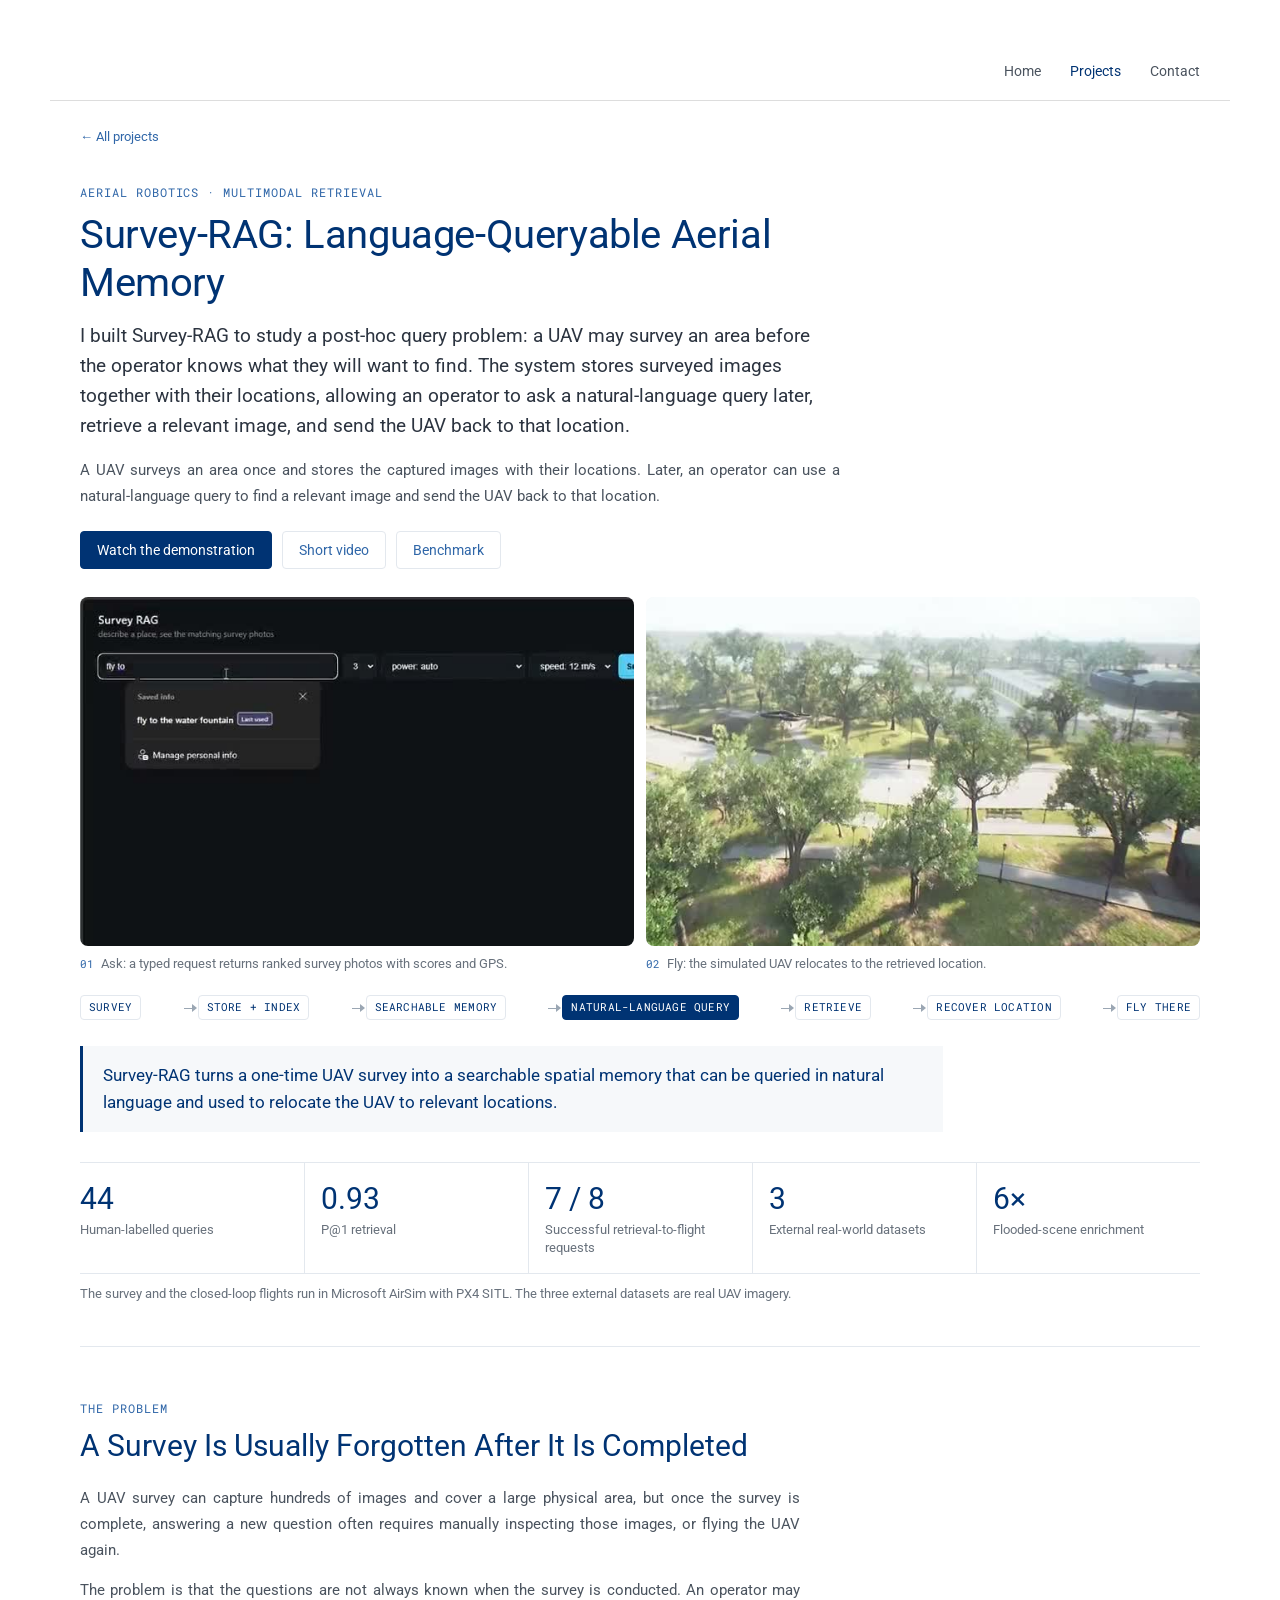
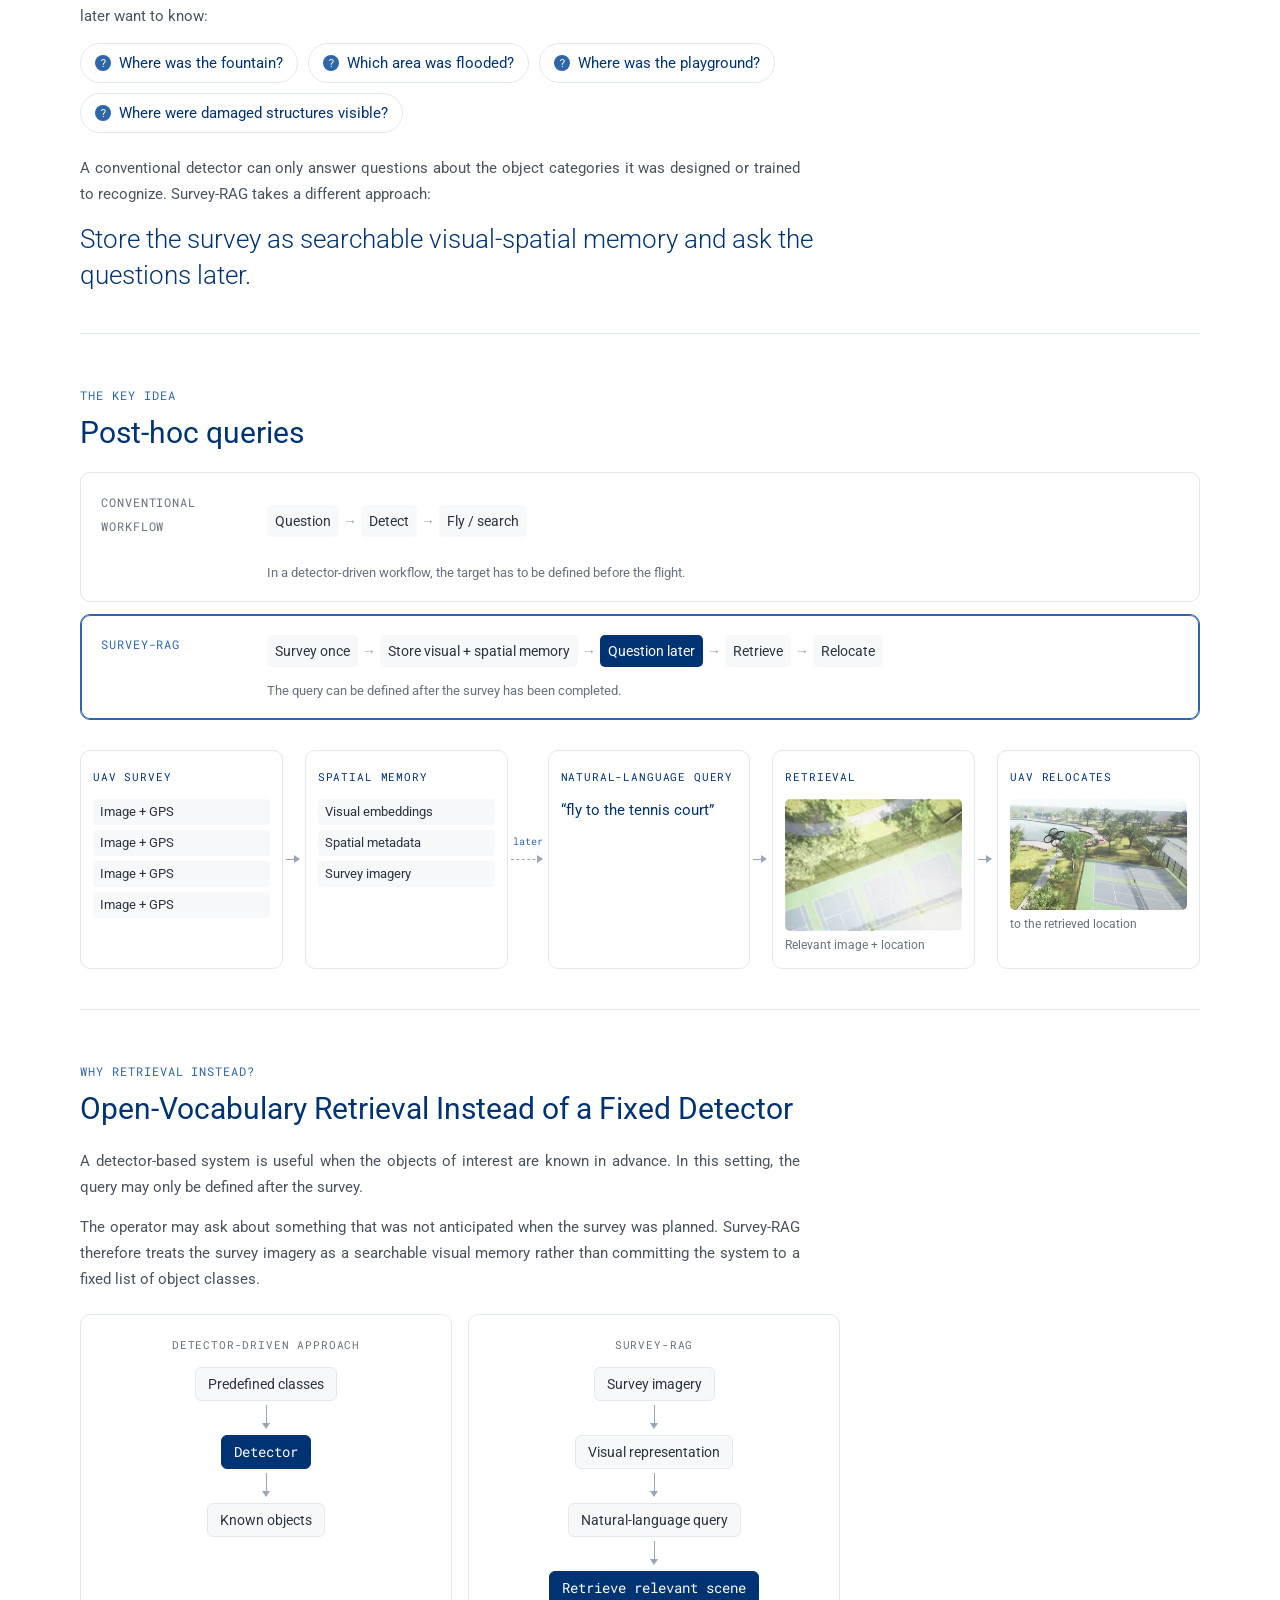
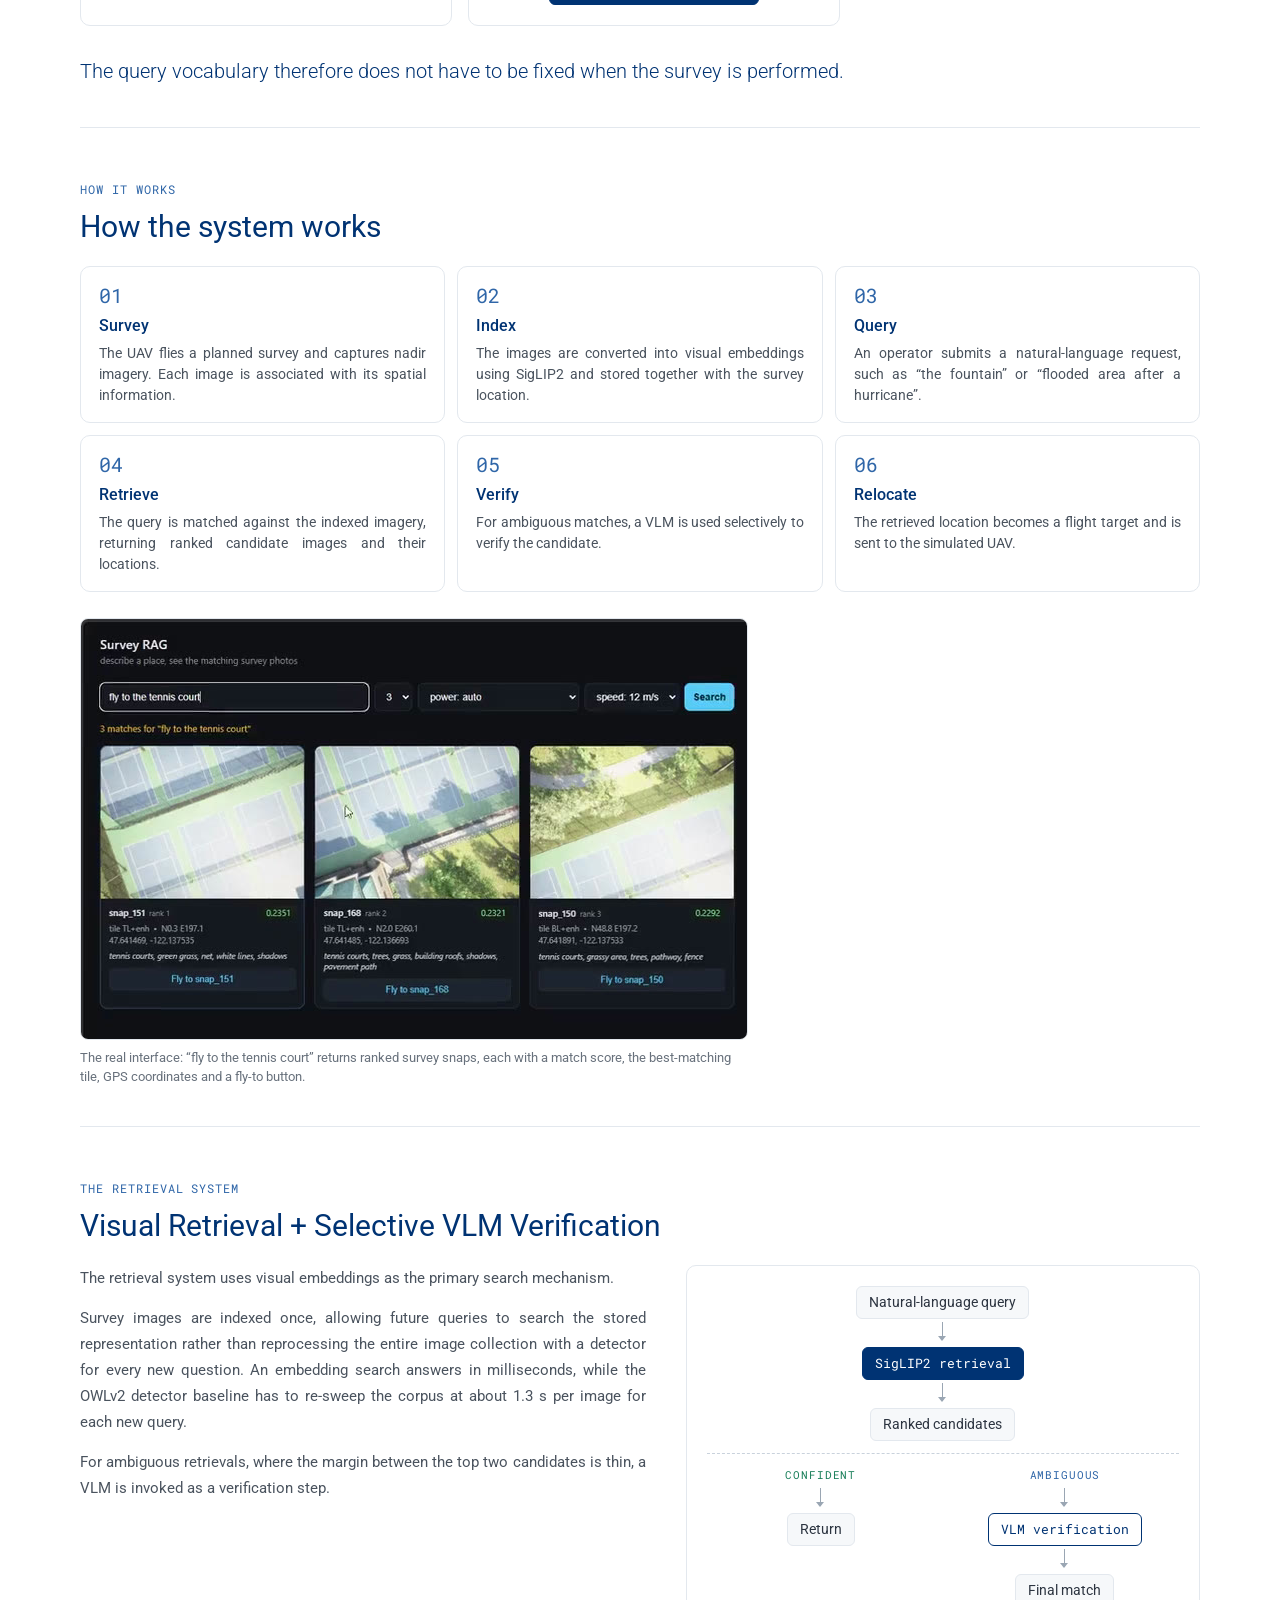
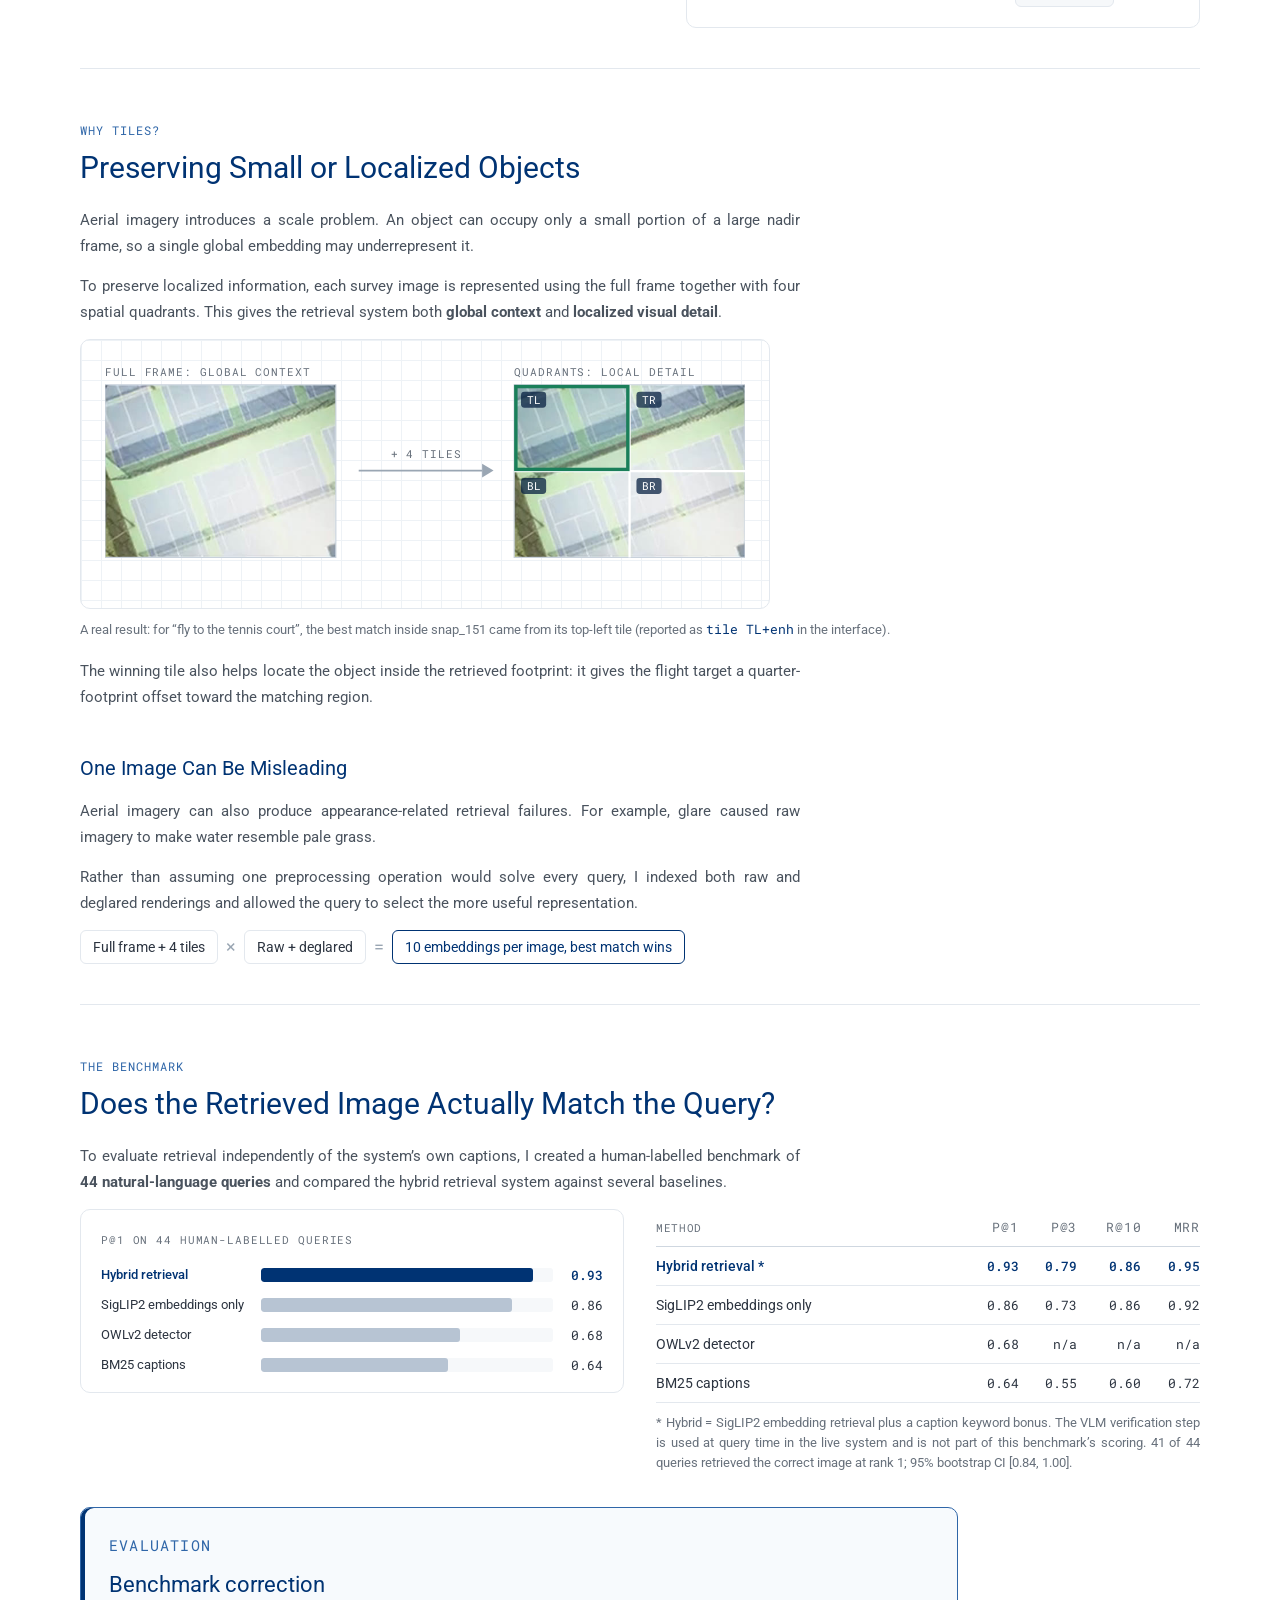
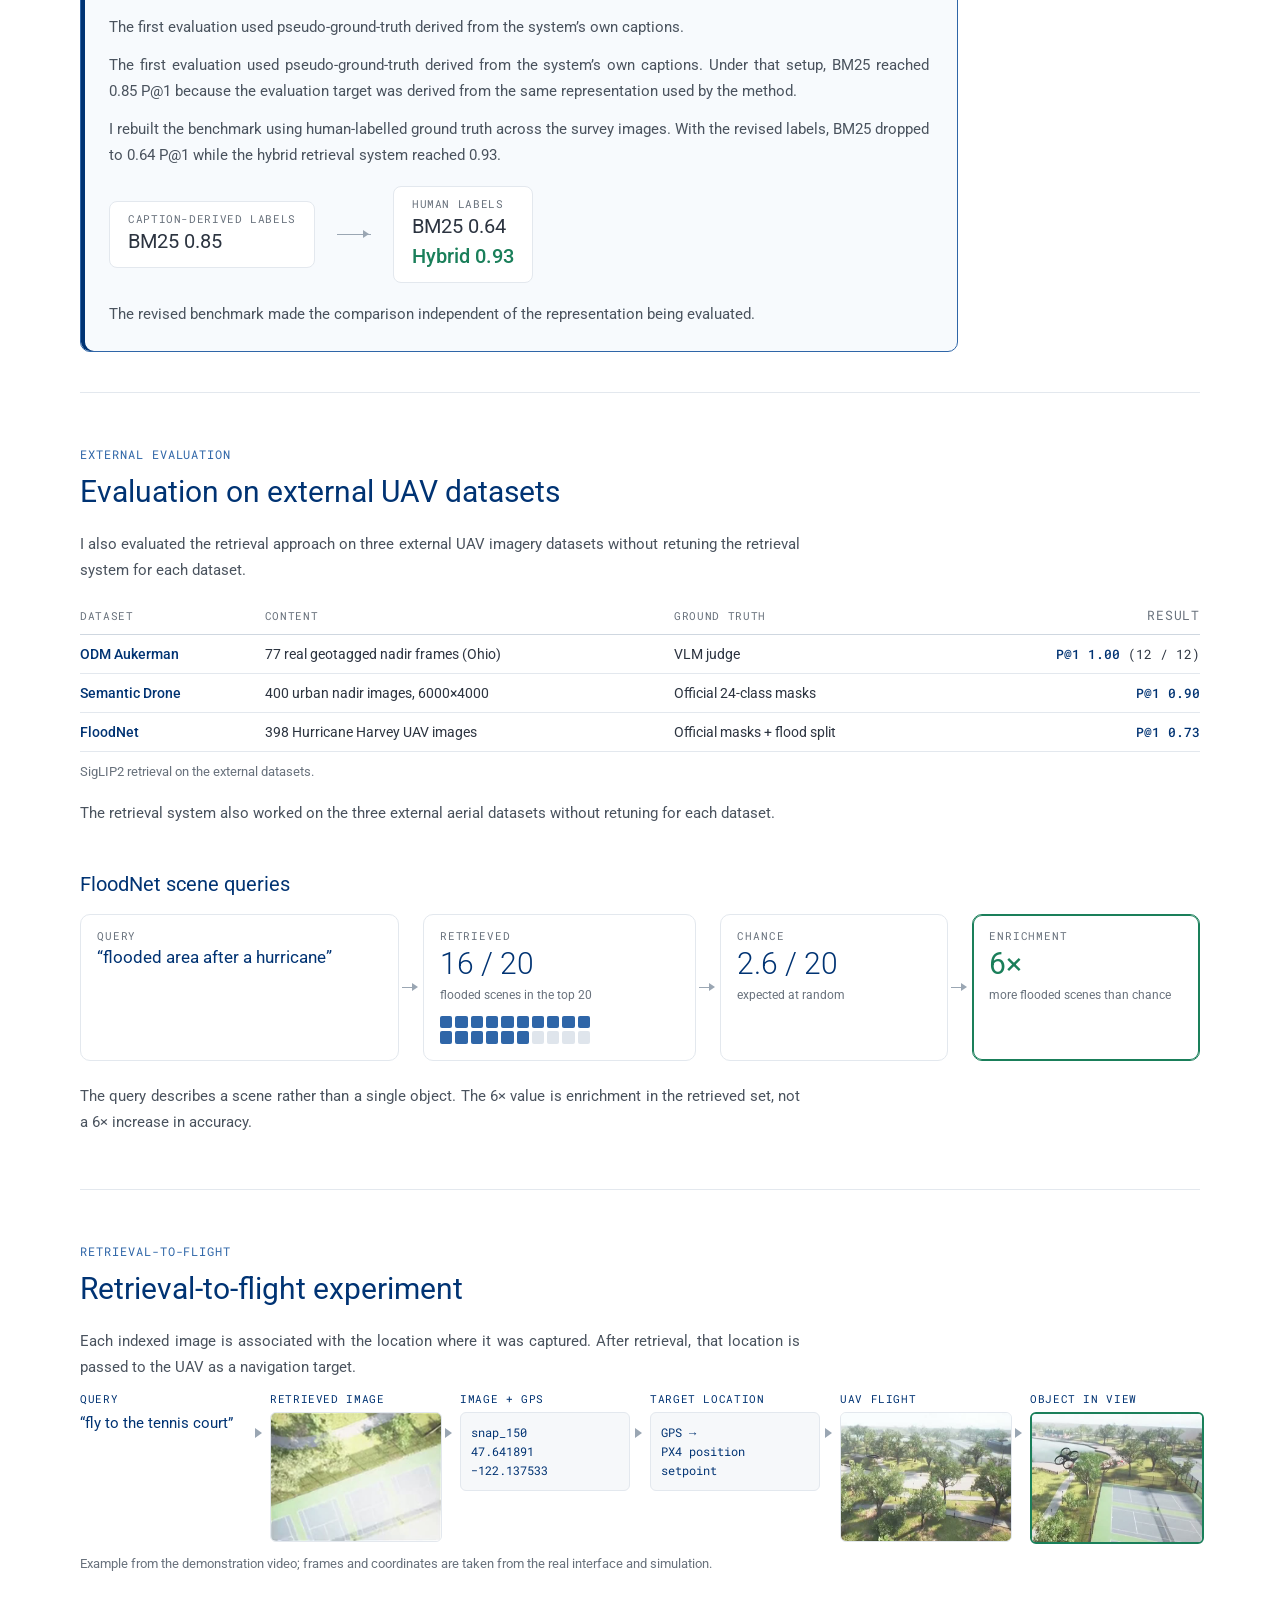
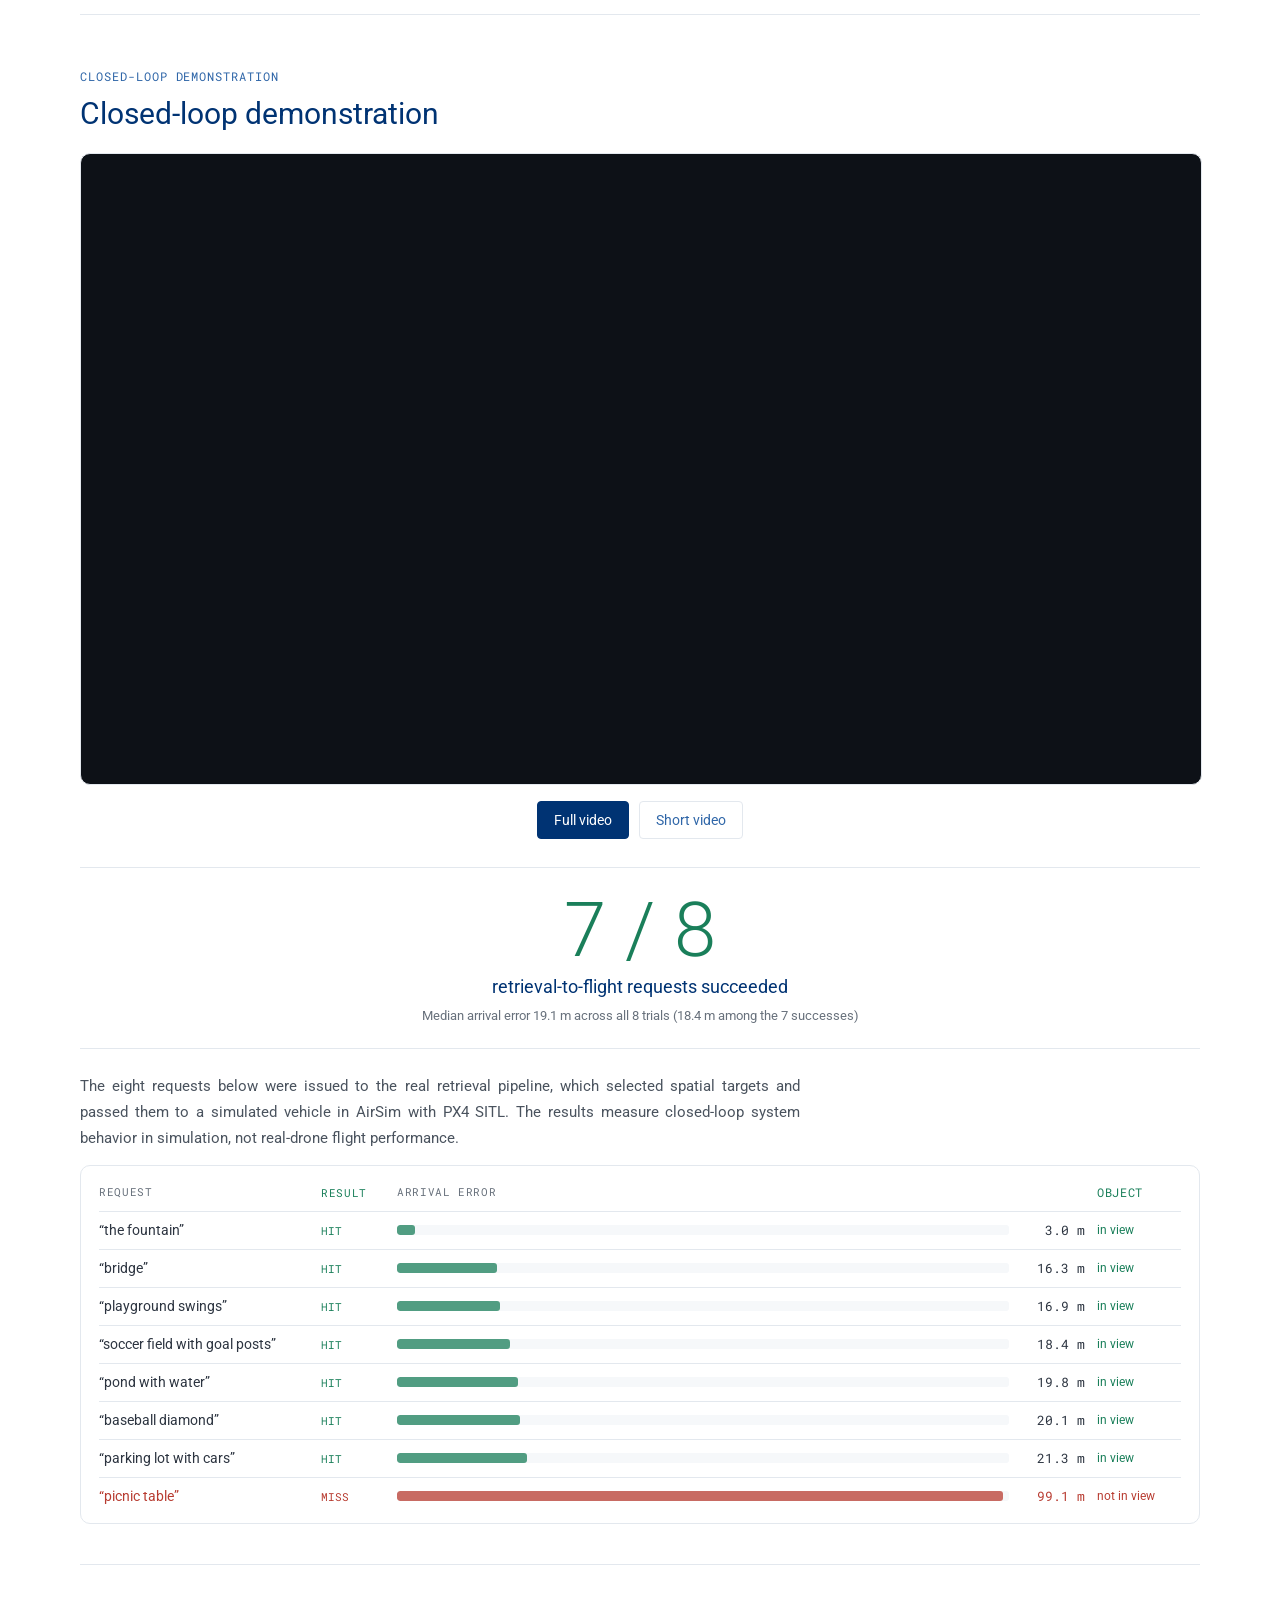
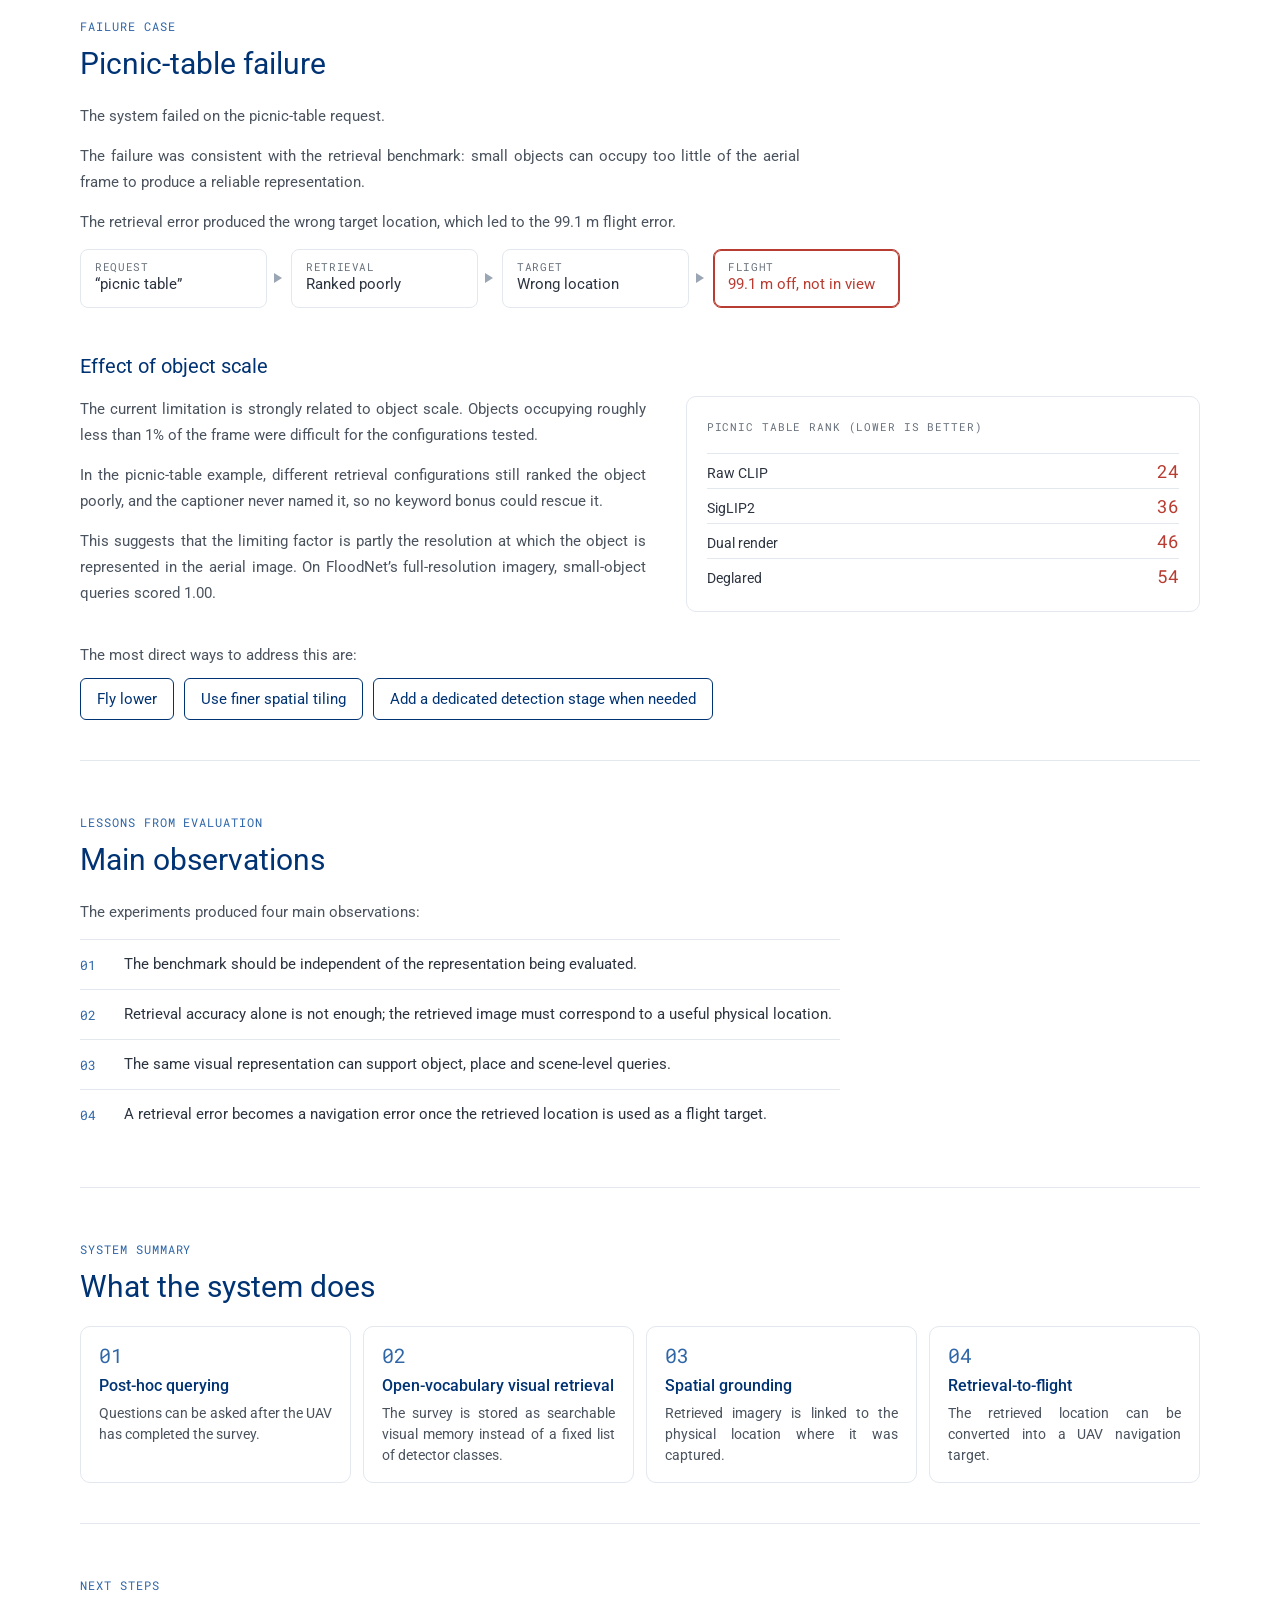
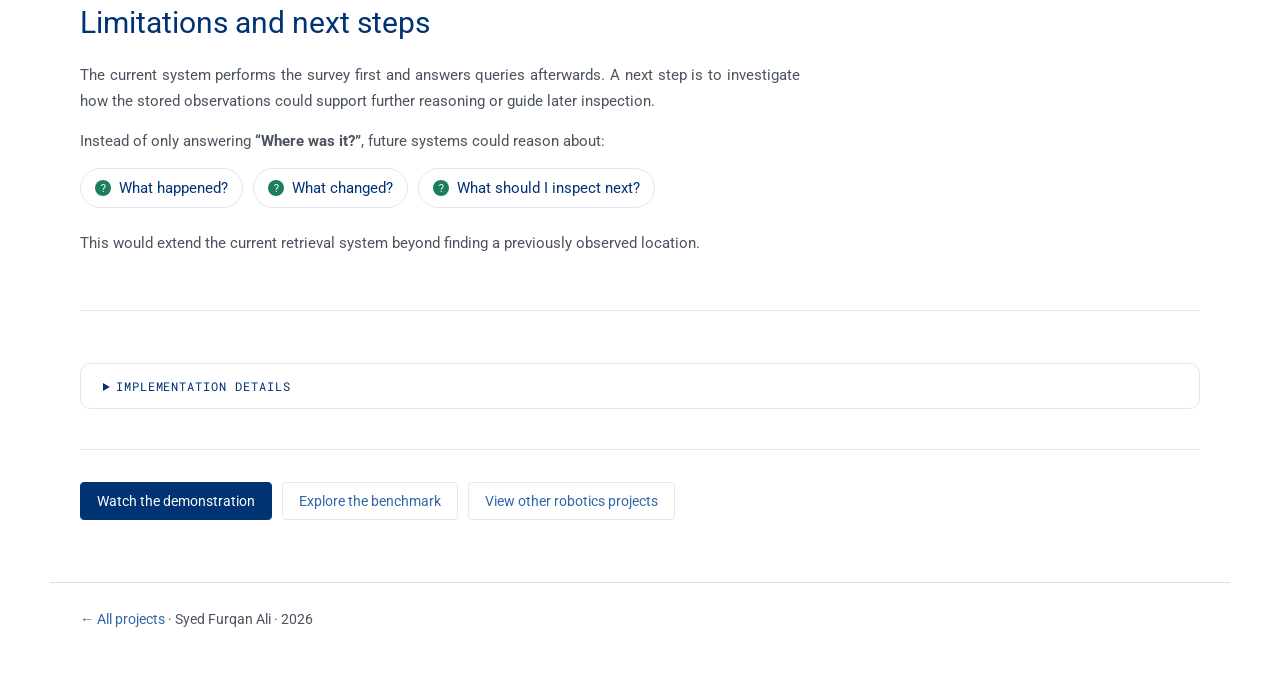
<file: project-survey-rag.html>
<!DOCTYPE html>
<html lang="en">
<head>
<meta charset="utf-8">
<meta name="viewport" content="width=device-width, initial-scale=1">
<title>Survey-RAG: Language-Queryable Aerial Memory | Syed Furqan Ali</title>
<meta name="description" content="Survey-RAG turns a one-time UAV survey into a searchable spatial memory that can be queried in natural language and used to relocate the UAV to relevant locations.">
<link rel="preconnect" href="https://fonts.googleapis.com">
<link rel="preconnect" href="https://fonts.gstatic.com" crossorigin>
<link href="https://fonts.googleapis.com/css2?family=Roboto:wght@300;400;500;700&family=Roboto+Mono:wght@400;500&display=swap" rel="stylesheet">
<link rel="stylesheet" href="assets/css/style.css?v=202609241452">
<link rel="stylesheet" href="assets/css/research.css?v=202609241452">
</head>
<body id="body">
<div id="main">

<div id="header">
  <a href="index.html">Home</a>
  <a href="projects.html" class="active">Projects</a>
  <a href="contact.html">Contact</a>
</div>

<div class="so">

<a class="back-link so-back" href="projects.html">&larr; All projects</a>

<!-- HERO -->
<header class="so-hero">
  <p class="eyebrow">Aerial robotics &middot; multimodal retrieval</p>
  <h1 class="so-title">Survey-RAG: Language-Queryable Aerial Memory</h1>
  <p class="so-lede">I built Survey-RAG to study a post-hoc query problem: a UAV may survey an area before the operator knows what they will want to find. The system stores surveyed images together with their locations, allowing an operator to ask a natural-language query later, retrieve a relevant image, and send the UAV back to that location.</p>
  <p class="so-intro">
    A UAV surveys an area once and stores the captured images with their locations. Later, an operator can use a
    natural-language query to find a relevant image and send the UAV back to that location.
  </p>
  <p class="so-actions">
    <a class="btn primary" href="https://youtu.be/lmt_aM5NoCk" target="_blank" rel="noopener">Watch the demonstration</a>
    <a href="https://youtube.com/shorts/38rppjAhm9I" target="_blank" rel="noopener">Short video</a>
    <a href="#benchmark">Benchmark</a>
  </p>

  <div class="hero-media">
    <figure style="flex:1">
      <video poster="assets/poster/survey-query.jpg" src="assets/video/survey-query.mp4" width="666" height="420" autoplay loop muted playsinline preload="metadata"></video>
      <figcaption><span class="step-n">01</span> Ask: a typed request returns ranked survey photos with scores and GPS.</figcaption>
    </figure>
    <figure style="flex:1">
      <video poster="assets/poster/survey-flight.jpg" src="assets/video/survey-flight.mp4" width="666" height="420" autoplay loop muted playsinline preload="metadata"></video>
      <figcaption><span class="step-n">02</span> Fly: the simulated UAV relocates to the retrieved location.</figcaption>
    </figure>
  </div>

  <ol class="loop" aria-label="Survey-RAG loop">
    <li>Survey</li><li>Store + index</li><li>Searchable memory</li><li>Natural-language query</li><li>Retrieve</li><li>Recover location</li><li>Fly there</li>
  </ol>

  <p class="identity">Survey-RAG turns a one-time UAV survey into a searchable spatial memory that can be queried in natural language and used to relocate the UAV to relevant locations.</p>

  <dl class="stats">
    <div><dt>44</dt><dd>Human-labelled queries</dd></div>
    <div><dt>0.93</dt><dd>P@1 retrieval</dd></div>
    <div><dt>7 / 8</dt><dd>Successful retrieval-to-flight requests</dd></div>
    <div><dt>3</dt><dd>External real-world datasets</dd></div>
    <div><dt>6&times;</dt><dd>Flooded-scene enrichment</dd></div>
  </dl>
  <p class="note">The survey and the closed-loop flights run in Microsoft AirSim with PX4 SITL. The three external datasets are real UAV imagery.</p>
</header>

<!-- PROBLEM -->
<section class="so-sec">
  <p class="eyebrow">The problem</p>
  <h2>A Survey Is Usually Forgotten After It Is Completed</h2>
  <div class="prose">
    <p>A UAV survey can capture hundreds of images and cover a large physical area, but once the survey is complete, answering a new question often requires manually inspecting those images, or flying the UAV again.</p>
    <p>The problem is that the questions are not always known when the survey is conducted. An operator may later want to know:</p>
  </div>
  <div class="asks">
    <span>Where was the fountain?</span>
    <span>Which area was flooded?</span>
    <span>Where was the playground?</span>
    <span>Where were damaged structures visible?</span>
  </div>
  <div class="prose">
    <p>A conventional detector can only answer questions about the object categories it was designed or trained to recognize. Survey-RAG takes a different approach:</p>
  </div>
  <p class="pull big">Store the survey as searchable visual-spatial memory and ask the questions later.</p>
</section>

<!-- KEY IDEA -->
<section class="so-sec">
  <p class="eyebrow">The key idea</p>
  <h2>Post-hoc queries</h2>

  <div class="timelines">
    <div class="tl">
      <p class="tl-h">Conventional workflow</p>
      <ol><li>Question</li><li>Detect</li><li>Fly / search</li></ol>
      <p class="tl-note">In a detector-driven workflow, the target has to be defined before the flight.</p>
    </div>
    <div class="tl hi">
      <p class="tl-h">Survey-RAG</p>
      <ol><li>Survey once</li><li>Store visual + spatial memory</li><li class="gap">Question later</li><li>Retrieve</li><li>Relocate</li></ol>
      <p class="tl-note">The query can be defined after the survey has been completed.</p>
    </div>
  </div>

  <div class="idea">
    <div class="idea-box">
      <p class="idea-k">UAV survey</p>
      <ul class="idea-list"><li>Image + GPS</li><li>Image + GPS</li><li>Image + GPS</li><li>Image + GPS</li></ul>
    </div>
    <div class="idea-arrow" aria-hidden="true"></div>
    <div class="idea-box">
      <p class="idea-k">Spatial memory</p>
      <ul class="idea-list"><li>Visual embeddings</li><li>Spatial metadata</li><li>Survey imagery</li></ul>
    </div>
    <div class="idea-arrow later" aria-hidden="true"><span>later</span></div>
    <div class="idea-box">
      <p class="idea-k">Natural-language query</p>
      <p class="idea-quote">&ldquo;fly to the tennis court&rdquo;</p>
    </div>
    <div class="idea-arrow" aria-hidden="true"></div>
    <div class="idea-box">
      <p class="idea-k">Retrieval</p>
      <img src="assets/img/survey/snap-150.jpg" width="404" height="302" alt="Retrieved survey image" loading="lazy">
      <p class="idea-small">Relevant image + location</p>
    </div>
    <div class="idea-arrow" aria-hidden="true"></div>
    <div class="idea-box">
      <p class="idea-k">UAV relocates</p>
      <img src="assets/img/survey/arrival.jpg" width="666" height="420" alt="Simulated UAV arriving over the retrieved location" loading="lazy">
      <p class="idea-small">to the retrieved location</p>
    </div>
  </div>
</section>

<!-- DETECTOR -->
<section class="so-sec">
  <p class="eyebrow">Why retrieval instead?</p>
  <h2>Open-Vocabulary Retrieval Instead of a Fixed Detector</h2>
  <div class="prose">
    <p>A detector-based system is useful when the objects of interest are known in advance. In this setting, the query may only be defined after the survey.</p>
    <p>The operator may ask about something that was not anticipated when the survey was planned. Survey-RAG therefore treats the survey imagery as a searchable visual memory rather than committing the system to a fixed list of object classes.</p>
  </div>
  <div class="flows">
    <div class="flow"><em class="flow-t">Detector-driven approach</em><span>Predefined classes</span><i></i><span class="flow-m">Detector</span><i></i><span>Known objects</span></div>
    <div class="flow"><em class="flow-t">Survey-RAG</em><span>Survey imagery</span><i></i><span>Visual representation</span><i></i><span>Natural-language query</span><i></i><span class="flow-m">Retrieve relevant scene</span></div>
  </div>
  <p class="pull">The query vocabulary therefore does not have to be fixed when the survey is performed.</p>
</section>

<!-- HOW IT WORKS -->
<section class="so-sec">
  <p class="eyebrow">How it works</p>
  <h2>How the system works</h2>
  <ol class="six">
    <li><span class="six-n">01</span><b>Survey</b><p>The UAV flies a planned survey and captures nadir imagery. Each image is associated with its spatial information.</p></li>
    <li><span class="six-n">02</span><b>Index</b><p>The images are converted into visual embeddings using SigLIP2 and stored together with the survey location.</p></li>
    <li><span class="six-n">03</span><b>Query</b><p>An operator submits a natural-language request, such as &ldquo;the fountain&rdquo; or &ldquo;flooded area after a hurricane&rdquo;.</p></li>
    <li><span class="six-n">04</span><b>Retrieve</b><p>The query is matched against the indexed imagery, returning ranked candidate images and their locations.</p></li>
    <li><span class="six-n">05</span><b>Verify</b><p>For ambiguous matches, a VLM is used selectively to verify the candidate.</p></li>
    <li><span class="six-n">06</span><b>Relocate</b><p>The retrieved location becomes a flight target and is sent to the simulated UAV.</p></li>
  </ol>
  <figure class="shot">
    <img src="assets/img/survey/ranked-results.jpg" width="666" height="420" alt="Survey-RAG interface showing three ranked survey photos for the query fly to the tennis court" loading="lazy">
    <figcaption>The real interface: &ldquo;fly to the tennis court&rdquo; returns ranked survey snaps, each with a match score, the best-matching tile, GPS coordinates and a fly-to button.</figcaption>
  </figure>
</section>

<!-- RETRIEVAL -->
<section class="so-sec">
  <p class="eyebrow">The retrieval system</p>
  <h2>Visual Retrieval + Selective VLM Verification</h2>
  <div class="split">
    <div class="prose">
      <p>The retrieval system uses visual embeddings as the primary search mechanism.</p>
      <p>Survey images are indexed once, allowing future queries to search the stored representation rather than reprocessing the entire image collection with a detector for every new question. An embedding search answers in milliseconds, while the OWLv2 detector baseline has to re-sweep the corpus at about 1.3 s per image for each new query.</p>
      <p>For ambiguous retrievals, where the margin between the top two candidates is thin, a VLM is invoked as a verification step.</p>
    </div>
    <div class="gate">
      <span class="g-node">Natural-language query</span><i></i>
      <span class="g-node strong">SigLIP2 retrieval</span><i></i>
      <span class="g-node">Ranked candidates</span>
      <div class="g-fork">
        <div><em>Confident</em><i></i><span class="g-node">Return</span></div>
        <div><em>Ambiguous</em><i></i><span class="g-node vlm">VLM verification</span><i></i><span class="g-node">Final match</span></div>
      </div>
    </div>
  </div>
</section>

<!-- TILES -->
<section class="so-sec">
  <p class="eyebrow">Why tiles?</p>
  <h2>Preserving Small or Localized Objects</h2>
  <div class="prose">
    <p>Aerial imagery introduces a scale problem. An object can occupy only a small portion of a large nadir frame, so a single global embedding may underrepresent it.</p>
    <p>To preserve localized information, each survey image is represented using the full frame together with four spatial quadrants. This gives the retrieval system both <b>global context</b> and <b>localized visual detail</b>.</p>
  </div>
  <div class="panel grid-bg tiles-panel"><svg viewBox="0 0 560 196" class="diag tiles-svg" role="img" aria-label="A survey image embedded as a full frame plus four quadrant tiles; the top-left tile matched best"><text class="map-label" x="0" y="12">FULL FRAME: GLOBAL CONTEXT</text><image href="assets/img/survey/snap-151.jpg" x="0" y="20" width="202" height="151" preserveAspectRatio="none"/><rect class="tf-border" x="0" y="20" width="202" height="151"/><line class="tf-arrow" x1="222" y1="95" x2="330" y2="95"/><path class="tf-head" d="M330 89 L340 95 L330 101 Z"/><text class="map-label" x="281" y="84" text-anchor="middle">+ 4 TILES</text><text class="map-label" x="358" y="12">QUADRANTS: LOCAL DETAIL</text><image href="assets/img/survey/snap-151.jpg" x="358" y="20" width="202" height="151" preserveAspectRatio="none"/><rect class="tf-border" x="358" y="20" width="202" height="151"/><line class="tf-grid" x1="459.0" y1="20" x2="459.0" y2="171"/><line class="tf-grid" x1="358" y1="95.5" x2="560" y2="95.5"/><rect class="tf-hi" x="359.5" y="21.5" width="98.0" height="72.5"/><rect class="tf-chip" x="364.0" y="26.0" width="22" height="14" rx="3"/><text class="tf-lab" x="375.0" y="36.5" text-anchor="middle">TL</text><rect class="tf-chip" x="465.0" y="26.0" width="22" height="14" rx="3"/><text class="tf-lab" x="476.0" y="36.5" text-anchor="middle">TR</text><rect class="tf-chip" x="364.0" y="101.5" width="22" height="14" rx="3"/><text class="tf-lab" x="375.0" y="112.0" text-anchor="middle">BL</text><rect class="tf-chip" x="465.0" y="101.5" width="22" height="14" rx="3"/><text class="tf-lab" x="476.0" y="112.0" text-anchor="middle">BR</text></svg></div>
  <p class="note">A real result: for &ldquo;fly to the tennis court&rdquo;, the best match inside snap_151 came from its top-left tile (reported as <code>tile TL+enh</code> in the interface).</p>
  <div class="prose">
    <p>The winning tile also helps locate the object inside the retrieved footprint: it gives the flight target a quarter-footprint offset toward the matching region.</p>
  </div>

  <h3 class="so-h3">One Image Can Be Misleading</h3>
  <div class="prose">
    <p>Aerial imagery can also produce appearance-related retrieval failures. For example, glare caused raw imagery to make water resemble pale grass.</p>
    <p>Rather than assuming one preprocessing operation would solve every query, I indexed both raw and deglared renderings and allowed the query to select the more useful representation.</p>
  </div>
  <div class="chips-row">
    <span class="chip">Full frame + 4 tiles</span><span class="chip-x">&times;</span>
    <span class="chip">Raw + deglared</span><span class="chip-x">=</span>
    <span class="chip strong">10 embeddings per image, best match wins</span>
  </div>
</section>

<!-- BENCHMARK -->
<section class="so-sec" id="benchmark">
  <p class="eyebrow">The benchmark</p>
  <h2>Does the Retrieved Image Actually Match the Query?</h2>
  <div class="prose">
    <p>To evaluate retrieval independently of the system&rsquo;s own captions, I created a human-labelled benchmark of <b>44 natural-language queries</b> and compared the hybrid retrieval system against several baselines.</p>
  </div>
  <div class="bench">
    <div class="bars" role="img" aria-label="P@1: hybrid 0.93, SigLIP2 only 0.86, OWLv2 0.68, BM25 0.64">
      <p class="bars-h">P@1 on 44 human-labelled queries</p>
      <div class="bar-row hi"><span class="bar-label">Hybrid retrieval</span><span class="bar-track"><span class="bar-fill" style="width:93%"></span></span><span class="bar-val">0.93</span></div><div class="bar-row"><span class="bar-label">SigLIP2 embeddings only</span><span class="bar-track"><span class="bar-fill" style="width:86%"></span></span><span class="bar-val">0.86</span></div><div class="bar-row"><span class="bar-label">OWLv2 detector</span><span class="bar-track"><span class="bar-fill" style="width:68%"></span></span><span class="bar-val">0.68</span></div><div class="bar-row"><span class="bar-label">BM25 captions</span><span class="bar-track"><span class="bar-fill" style="width:64%"></span></span><span class="bar-val">0.64</span></div>
    </div>
    <div>
      <table class="rtable"><thead><tr><th>Method</th><th class="num">P@1</th><th class="num">P@3</th><th class="num">R@10</th><th class="num">MRR</th></tr></thead><tbody><tr class="highlight"><td>Hybrid retrieval *</td><td class="num">0.93</td><td class="num">0.79</td><td class="num">0.86</td><td class="num">0.95</td></tr><tr><td>SigLIP2 embeddings only</td><td class="num">0.86</td><td class="num">0.73</td><td class="num">0.86</td><td class="num">0.92</td></tr><tr><td>OWLv2 detector</td><td class="num">0.68</td><td class="num">n/a</td><td class="num">n/a</td><td class="num">n/a</td></tr><tr><td>BM25 captions</td><td class="num">0.64</td><td class="num">0.55</td><td class="num">0.60</td><td class="num">0.72</td></tr></tbody></table>
      <p class="note">* Hybrid = SigLIP2 embedding retrieval plus a caption keyword bonus. The VLM verification step is used at query time in the live system and is not part of this benchmark&rsquo;s scoring. 41 of 44 queries retrieved the correct image at rank 1; 95% bootstrap CI [0.84, 1.00].</p>
    </div>
  </div>

  <div class="lesson">
    <p class="lesson-k">Evaluation</p>
    <h3>Benchmark correction</h3>
    <p>The first evaluation used pseudo-ground-truth derived from the system&rsquo;s own captions.</p>
    <p>The first evaluation used pseudo-ground-truth derived from the system&rsquo;s own captions. Under that setup, BM25 reached 0.85 P@1 because the evaluation target was derived from the same representation used by the method.</p>
    <p>I rebuilt the benchmark using human-labelled ground truth across the survey images. With the revised labels, BM25 dropped to 0.64 P@1 while the hybrid retrieval system reached 0.93.</p>
    <div class="flip">
      <div><span>Caption-derived labels</span><b>BM25 0.85</b></div>
      <i aria-hidden="true"></i>
      <div><span>Human labels</span><b>BM25 0.64</b><b class="up">Hybrid 0.93</b></div>
    </div>
    <p>The revised benchmark made the comparison independent of the representation being evaluated.</p>
  </div>
</section>

<!-- GENERALIZATION -->
<section class="so-sec">
  <p class="eyebrow">External evaluation</p>
  <h2>Evaluation on external UAV datasets</h2>
  <div class="prose">
    <p>I also evaluated the retrieval approach on three external UAV imagery datasets without retuning the retrieval system for each dataset.</p>
  </div>
  <table class="rtable wide">
    <thead><tr><th>Dataset</th><th>Content</th><th>Ground truth</th><th class="num">Result</th></tr></thead>
    <tbody><tr><td><b>ODM Aukerman</b></td><td>77 real geotagged nadir frames (Ohio)</td><td>VLM judge</td><td class="num"><b>P@1 1.00</b> (12 / 12)</td></tr><tr><td><b>Semantic Drone</b></td><td>400 urban nadir images, 6000&times;4000</td><td>Official 24-class masks</td><td class="num"><b>P@1 0.90</b></td></tr><tr><td><b>FloodNet</b></td><td>398 Hurricane Harvey UAV images</td><td>Official masks + flood split</td><td class="num"><b>P@1 0.73</b></td></tr></tbody>
  </table>
  <p class="note">SigLIP2 retrieval on the external datasets.</p>
  <div class="prose">
    <p>The retrieval system also worked on the three external aerial datasets without retuning for each dataset.</p>
  </div>

  <h3 class="so-h3">FloodNet scene queries</h3>
  <div class="flood">
    <div class="fd"><span class="fd-k">Query</span><b class="fd-q">&ldquo;flooded area after a hurricane&rdquo;</b></div>
    <i aria-hidden="true"></i>
    <div class="fd"><span class="fd-k">Retrieved</span><b>16 / 20</b><small>flooded scenes in the top 20</small>
      <span class="dots"><em class="on"></em><em class="on"></em><em class="on"></em><em class="on"></em><em class="on"></em><em class="on"></em><em class="on"></em><em class="on"></em><em class="on"></em><em class="on"></em><em class="on"></em><em class="on"></em><em class="on"></em><em class="on"></em><em class="on"></em><em class="on"></em><em></em><em></em><em></em><em></em></span></div>
    <i aria-hidden="true"></i>
    <div class="fd"><span class="fd-k">Chance</span><b>2.6 / 20</b><small>expected at random</small></div>
    <i aria-hidden="true"></i>
    <div class="fd hi"><span class="fd-k">Enrichment</span><b>6&times;</b><small>more flooded scenes than chance</small></div>
  </div>
  <div class="prose">
    <p>The query describes a scene rather than a single object. The 6&times; value is enrichment in the retrieved set, not a 6&times; increase in accuracy.</p>
  </div>
</section>

<!-- RETRIEVAL TO ACTION -->
<section class="so-sec">
  <p class="eyebrow">Retrieval-to-flight</p>
  <h2>Retrieval-to-flight experiment</h2>
  <div class="prose">
    <p>Each indexed image is associated with the location where it was captured. After retrieval, that location is passed to the UAV as a navigation target.</p>
  </div>
  <ol class="act">
    <li><span class="act-k">Query</span><b>&ldquo;fly to the tennis court&rdquo;</b></li>
    <li><span class="act-k">Retrieved image</span><img src="assets/img/survey/snap-150.jpg" width="404" height="302" alt="Retrieved survey snap 150" loading="lazy"></li>
    <li><span class="act-k">Image + GPS</span><code>snap_150<br>47.641891<br>&minus;122.137533</code></li>
    <li><span class="act-k">Target location</span><code>GPS &rarr;<br>PX4 position<br>setpoint</code></li>
    <li><span class="act-k">UAV flight</span><video poster="assets/poster/survey-flight.jpg" src="assets/video/survey-flight.mp4" width="666" height="420" autoplay loop muted playsinline preload="none"></video></li>
    <li><span class="act-k">Object in view</span><img src="assets/img/survey/arrival.jpg" width="666" height="420" alt="Tennis court in view on arrival" loading="lazy"></li>
  </ol>
  <p class="note">Example from the demonstration video; frames and coordinates are taken from the real interface and simulation.</p>
</section>

<!-- CLOSED LOOP -->
<section class="so-sec">
  <p class="eyebrow">Closed-loop demonstration</p>
  <h2>Closed-loop demonstration</h2>
  <div class="yt">
    <iframe src="https://www.youtube-nocookie.com/embed/lmt_aM5NoCk?rel=0&amp;modestbranding=1" title="Survey-RAG demonstration" loading="lazy" allowfullscreen allow="accelerometer; encrypted-media; gyroscope; picture-in-picture"></iframe>
  </div>
  <p class="so-actions center"><a class="btn primary" href="https://youtu.be/lmt_aM5NoCk" target="_blank" rel="noopener">Full video</a> <a href="https://youtube.com/shorts/38rppjAhm9I" target="_blank" rel="noopener">Short video</a></p>

  <div class="big-result">
    <b>7 / 8</b>
    <span>retrieval-to-flight requests succeeded</span>
    <small>Median arrival error 19.1 m across all 8 trials (18.4 m among the 7 successes)</small>
  </div>
  <div class="prose">
    <p>The eight requests below were issued to the real retrieval pipeline, which selected spatial targets and passed them to a simulated vehicle in AirSim with PX4 SITL. The results measure closed-loop system behavior in simulation, not real-drone flight performance.</p>
  </div>
  <div class="flights" role="table" aria-label="Arrival error per request">
    <div class="fl-row fl-head"><span class="fl-q">Request</span><span class="fl-tag">Result</span><span class="fl-track">Arrival error</span><span class="fl-err"></span><span class="fl-view">Object</span></div>
    <div class="fl-row"><span class="fl-q">&ldquo;the fountain&rdquo;</span><span class="fl-tag">HIT</span><span class="fl-track"><span class="fl-fill" style="width:3.0%"></span></span><span class="fl-err">3.0 m</span><span class="fl-view">in view</span></div><div class="fl-row"><span class="fl-q">&ldquo;bridge&rdquo;</span><span class="fl-tag">HIT</span><span class="fl-track"><span class="fl-fill" style="width:16.3%"></span></span><span class="fl-err">16.3 m</span><span class="fl-view">in view</span></div><div class="fl-row"><span class="fl-q">&ldquo;playground swings&rdquo;</span><span class="fl-tag">HIT</span><span class="fl-track"><span class="fl-fill" style="width:16.9%"></span></span><span class="fl-err">16.9 m</span><span class="fl-view">in view</span></div><div class="fl-row"><span class="fl-q">&ldquo;soccer field with goal posts&rdquo;</span><span class="fl-tag">HIT</span><span class="fl-track"><span class="fl-fill" style="width:18.4%"></span></span><span class="fl-err">18.4 m</span><span class="fl-view">in view</span></div><div class="fl-row"><span class="fl-q">&ldquo;pond with water&rdquo;</span><span class="fl-tag">HIT</span><span class="fl-track"><span class="fl-fill" style="width:19.8%"></span></span><span class="fl-err">19.8 m</span><span class="fl-view">in view</span></div><div class="fl-row"><span class="fl-q">&ldquo;baseball diamond&rdquo;</span><span class="fl-tag">HIT</span><span class="fl-track"><span class="fl-fill" style="width:20.1%"></span></span><span class="fl-err">20.1 m</span><span class="fl-view">in view</span></div><div class="fl-row"><span class="fl-q">&ldquo;parking lot with cars&rdquo;</span><span class="fl-tag">HIT</span><span class="fl-track"><span class="fl-fill" style="width:21.3%"></span></span><span class="fl-err">21.3 m</span><span class="fl-view">in view</span></div><div class="fl-row miss"><span class="fl-q">&ldquo;picnic table&rdquo;</span><span class="fl-tag">MISS</span><span class="fl-track"><span class="fl-fill" style="width:99.1%"></span></span><span class="fl-err">99.1 m</span><span class="fl-view">not in view</span></div>
  </div>
</section>

<!-- FAILURE -->
<section class="so-sec">
  <p class="eyebrow">Failure case</p>
  <h2>Picnic-table failure</h2>
  <div class="prose">
    <p>The system failed on the picnic-table request.</p>
    <p>The failure was consistent with the retrieval benchmark: small objects can occupy too little of the aerial frame to produce a reliable representation.</p>
    <p>The retrieval error produced the wrong target location, which led to the 99.1 m flight error.</p>
  </div>
  <ol class="chain-boxes">
    <li><span>Request</span><b>&ldquo;picnic table&rdquo;</b></li>
    <li><span>Retrieval</span><b>Ranked poorly</b></li>
    <li><span>Target</span><b>Wrong location</b></li>
    <li class="bad"><span>Flight</span><b>99.1 m off, not in view</b></li>
  </ol>

  <h3 class="so-h3">Effect of object scale</h3>
  <div class="split">
    <div class="prose">
      <p>The current limitation is strongly related to object scale. Objects occupying roughly less than 1% of the frame were difficult for the configurations tested.</p>
      <p>In the picnic-table example, different retrieval configurations still ranked the object poorly, and the captioner never named it, so no keyword bonus could rescue it.</p>
      <p>This suggests that the limiting factor is partly the resolution at which the object is represented in the aerial image. On FloodNet&rsquo;s full-resolution imagery, small-object queries scored 1.00.</p>
    </div>
    <div class="ranks">
      <p class="bars-h">Picnic table rank (lower is better)</p>
      <div class="rk"><span>Raw CLIP</span><b>24</b></div>
      <div class="rk"><span>SigLIP2</span><b>36</b></div>
      <div class="rk"><span>Dual render</span><b>46</b></div>
      <div class="rk"><span>Deglared</span><b>54</b></div>
    </div>
  </div>
  <p class="fix-lead">The most direct ways to address this are:</p>
  <div class="fixes"><span>Fly lower</span><span>Use finer spatial tiling</span><span>Add a dedicated detection stage when needed</span></div>
</section>

<!-- LEARNED -->
<section class="so-sec">
  <p class="eyebrow">Lessons from evaluation</p>
  <h2>Main observations</h2>
  <div class="prose">
    <p>The experiments produced four main observations:</p>
  </div>
  <ol class="lessons">
    <li>The benchmark should be independent of the representation being evaluated.</li>
    <li>Retrieval accuracy alone is not enough; the retrieved image must correspond to a useful physical location.</li>
    <li>The same visual representation can support object, place and scene-level queries.</li>
    <li>A retrieval error becomes a navigation error once the retrieved location is used as a flight target.</li>
  </ol>
</section>

<!-- CONTRIBUTION -->
<section class="so-sec">
  <p class="eyebrow">System summary</p>
  <h2>What the system does</h2>
  <div class="contrib">
    <div><span class="six-n">01</span><b>Post-hoc querying</b><p>Questions can be asked after the UAV has completed the survey.</p></div>
    <div><span class="six-n">02</span><b>Open-vocabulary visual retrieval</b><p>The survey is stored as searchable visual memory instead of a fixed list of detector classes.</p></div>
    <div><span class="six-n">03</span><b>Spatial grounding</b><p>Retrieved imagery is linked to the physical location where it was captured.</p></div>
    <div><span class="six-n">04</span><b>Retrieval-to-flight</b><p>The retrieved location can be converted into a UAV navigation target.</p></div>
  </div>
</section>

<!-- NEXT -->
<section class="so-sec">
  <p class="eyebrow">Next steps</p>
  <h2>Limitations and next steps</h2>
  <div class="prose">
    <p>The current system performs the survey first and answers queries afterwards. A next step is to investigate how the stored observations could support further reasoning or guide later inspection.</p>
    <p>Instead of only answering <b>&ldquo;Where was it?&rdquo;</b>, future systems could reason about:</p>
  </div>
  <div class="asks next"><span>What happened?</span><span>What changed?</span><span>What should I inspect next?</span></div>
  <div class="prose">
    <p>This would extend the current retrieval system beyond finding a previously observed location.</p>
  </div>
</section>

<!-- IMPLEMENTATION -->
<section class="so-sec">
  <details class="impl">
    <summary>Implementation details</summary>
    <div class="prose">
      <p><b>Survey pattern.</b> Snap centres are planned one camera footprint apart (about 60&times;45 m) and flown serpentine with yaw locked, so image-up is North in every frame and snaps do not overlap. The benchmark survey contains 192 snaps.</p>
      <p><b>Flight control.</b> PX4 treats every position setpoint as a stop, so waypoints are placed only at lane ends and captures are triggered by position. Cruise speed is held along each lane and the vehicle brakes only at the turns.</p>
      <p><b>Index.</b> Each snap is embedded as 5 tiles (full frame plus four quadrants) under 2 renderings (raw and deglared), max-pooled at query time. Deglaring fixed the water queries but pushed the picnic-table snap from rank 24 to 54, which is why both renderings are kept.</p>
      <p><b>Backbone choice.</b> A 7-query pilot suggested CLIP and SigLIP2 were roughly equivalent. At 44 queries the gap widened: 0.68 versus 0.86 overall, and 0.25 versus 0.75 on compositional queries.</p>
      <p><b>Grading.</b> The benchmark uses three independent grading systems (human labels, official segmentation masks, and a VLM judge from a different model family than the retriever), which agree on 15 of 17 overlapping verdicts. On absent objects, the OWLv2 baseline showed the highest false confidence of any method tested (0.77 versus 0.52).</p>
    </div>
  </details>
</section>

<!-- FINAL -->
<section class="so-sec final">
  <p class="so-actions">
    <a class="btn primary" href="https://youtu.be/lmt_aM5NoCk" target="_blank" rel="noopener">Watch the demonstration</a>
    <a class="btn" href="#benchmark">Explore the benchmark</a>
    <a class="btn" href="projects.html">View other robotics projects</a>
  </p>
</section>

</div>

<div id="footer">
  <p><a href="projects.html">&larr; All projects</a> &middot; Syed Furqan Ali &middot; <span id="footYear"></span></p>
</div>

</div>
<script src="assets/js/config.js"></script>
<script src="assets/js/site.js"></script>
</body>
</html>
</file>
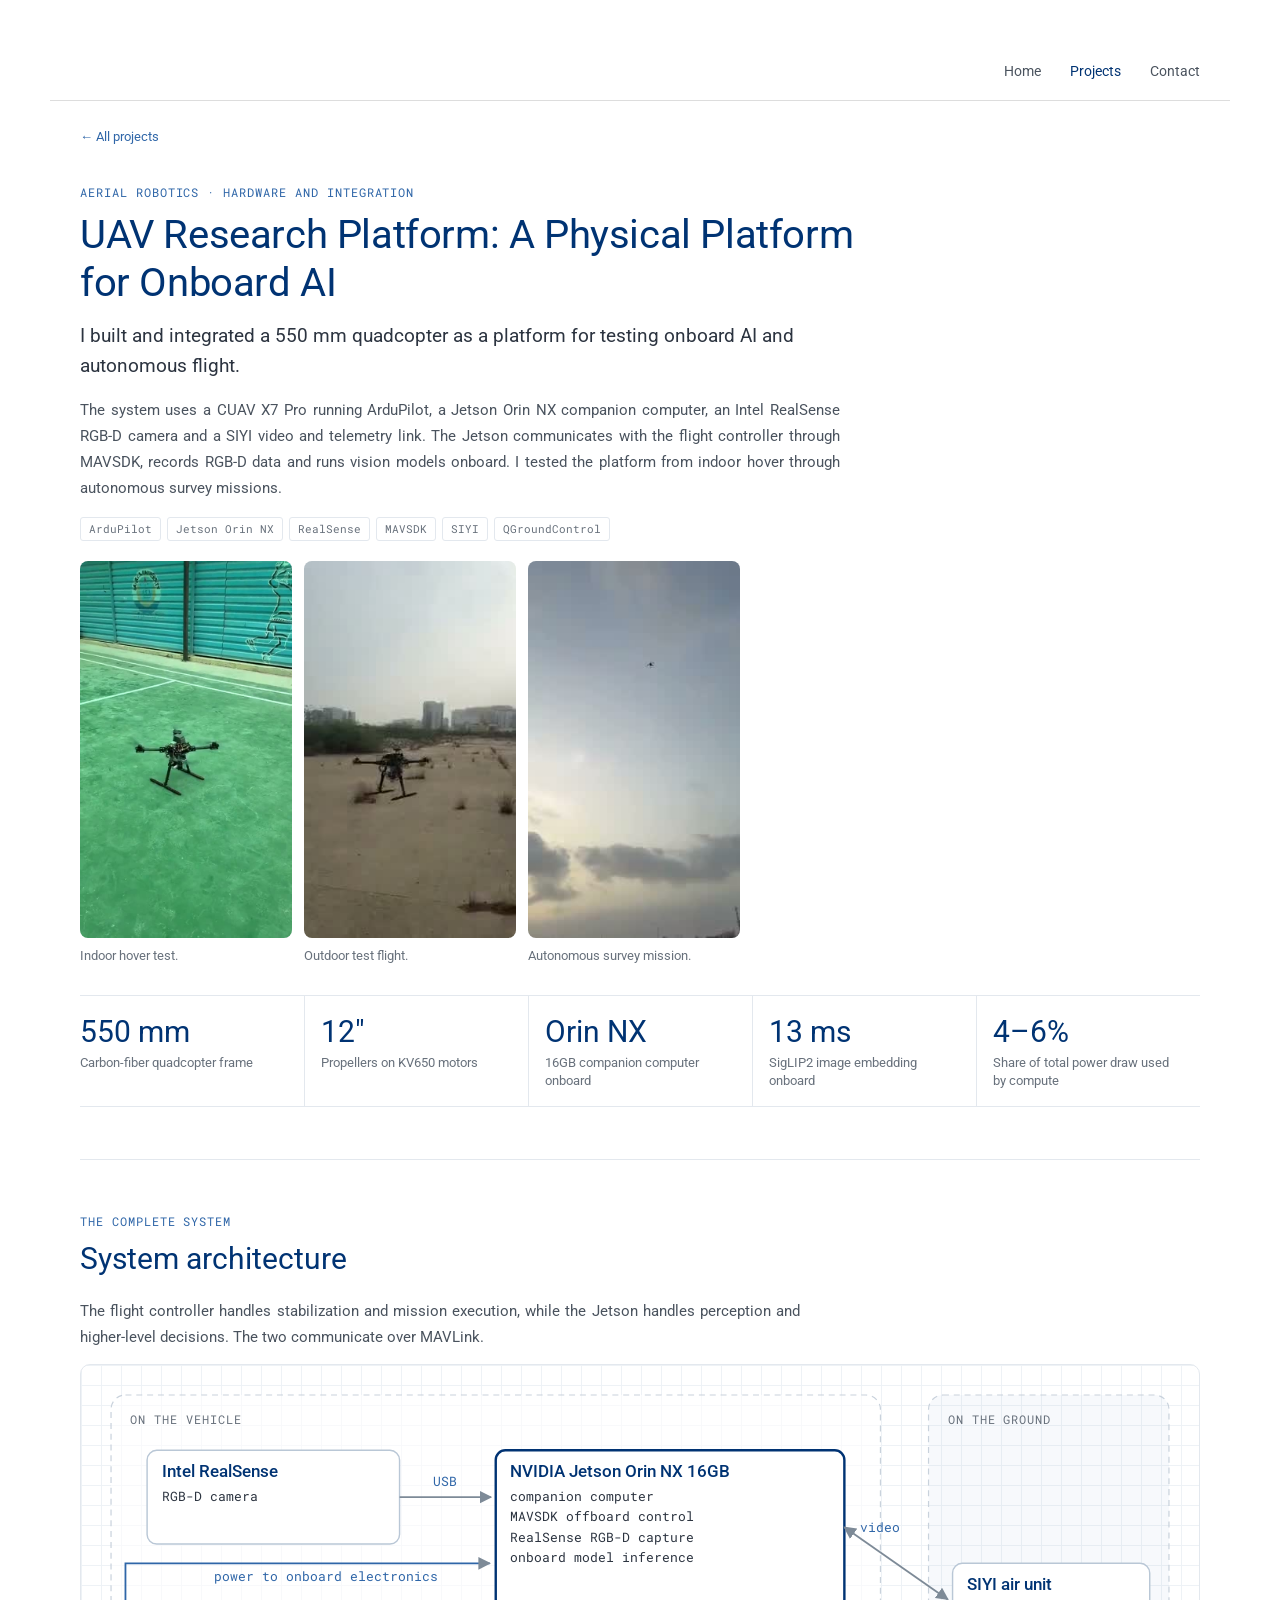
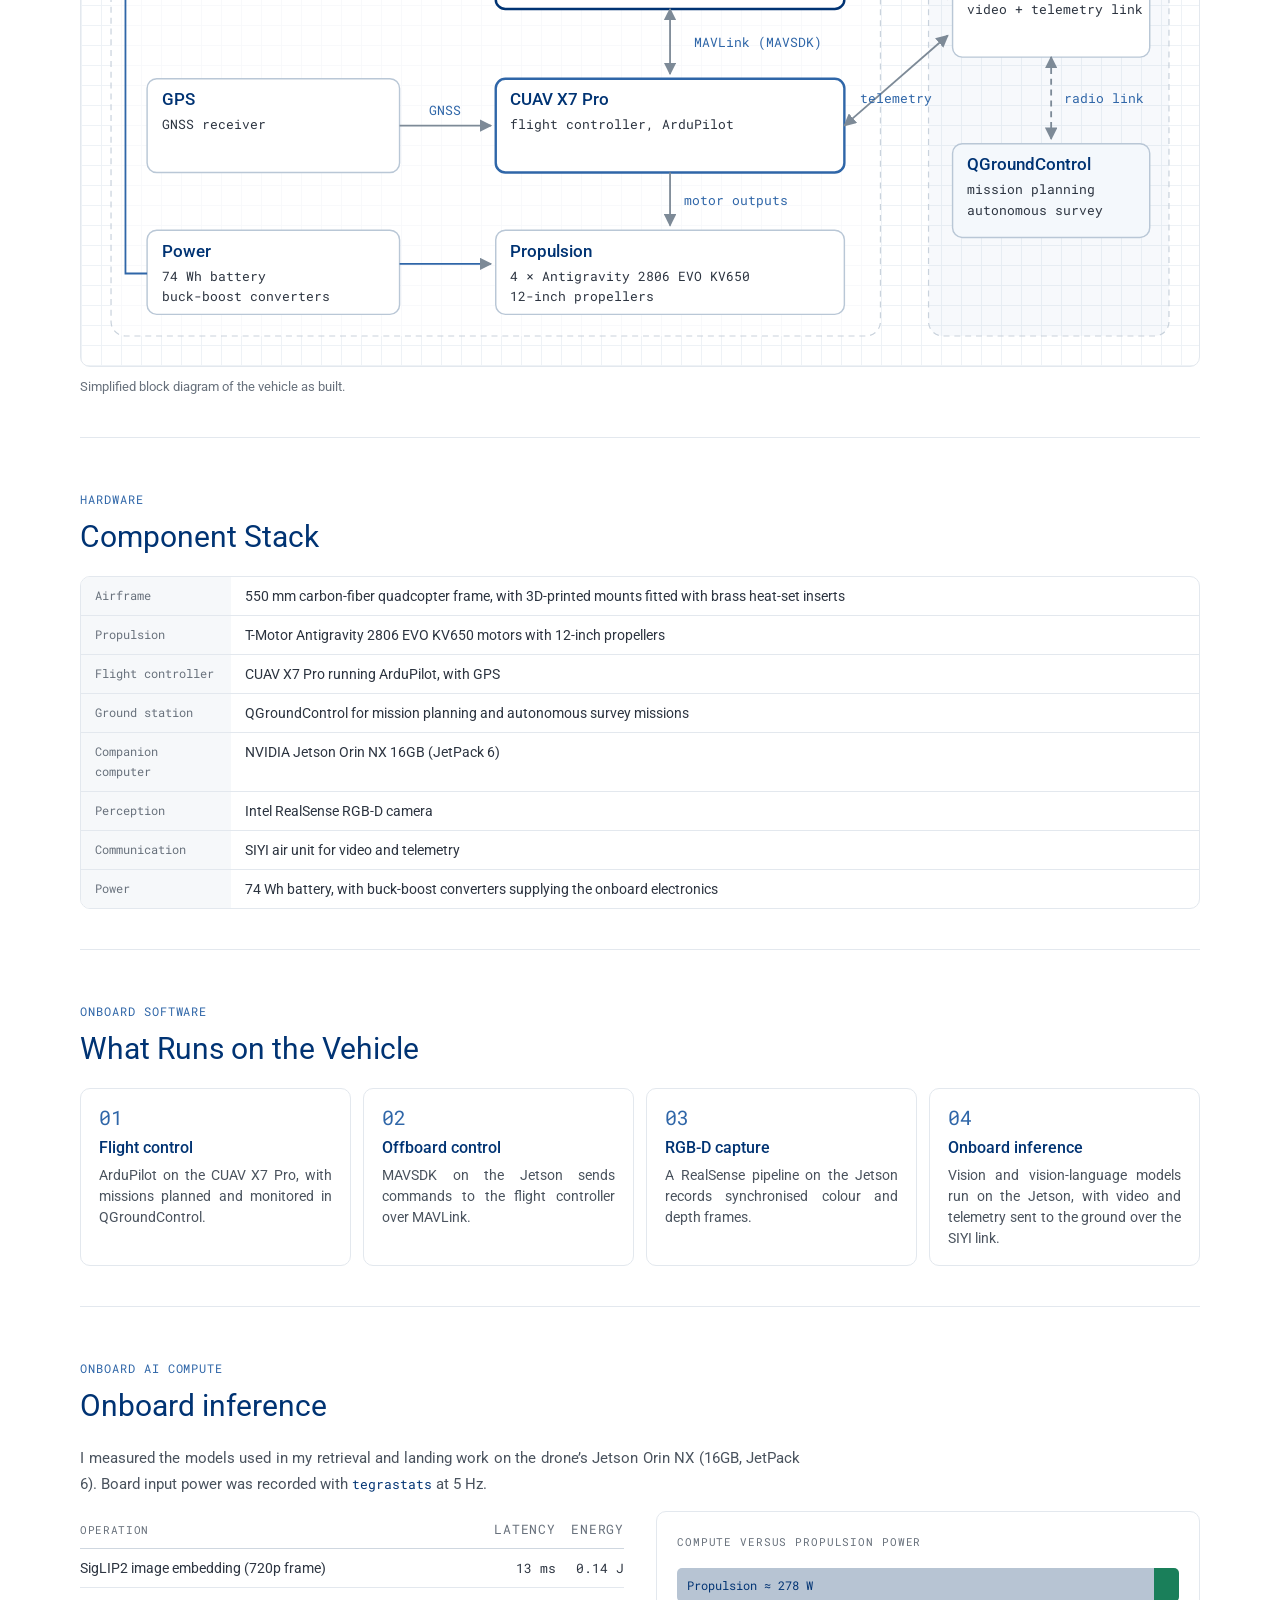
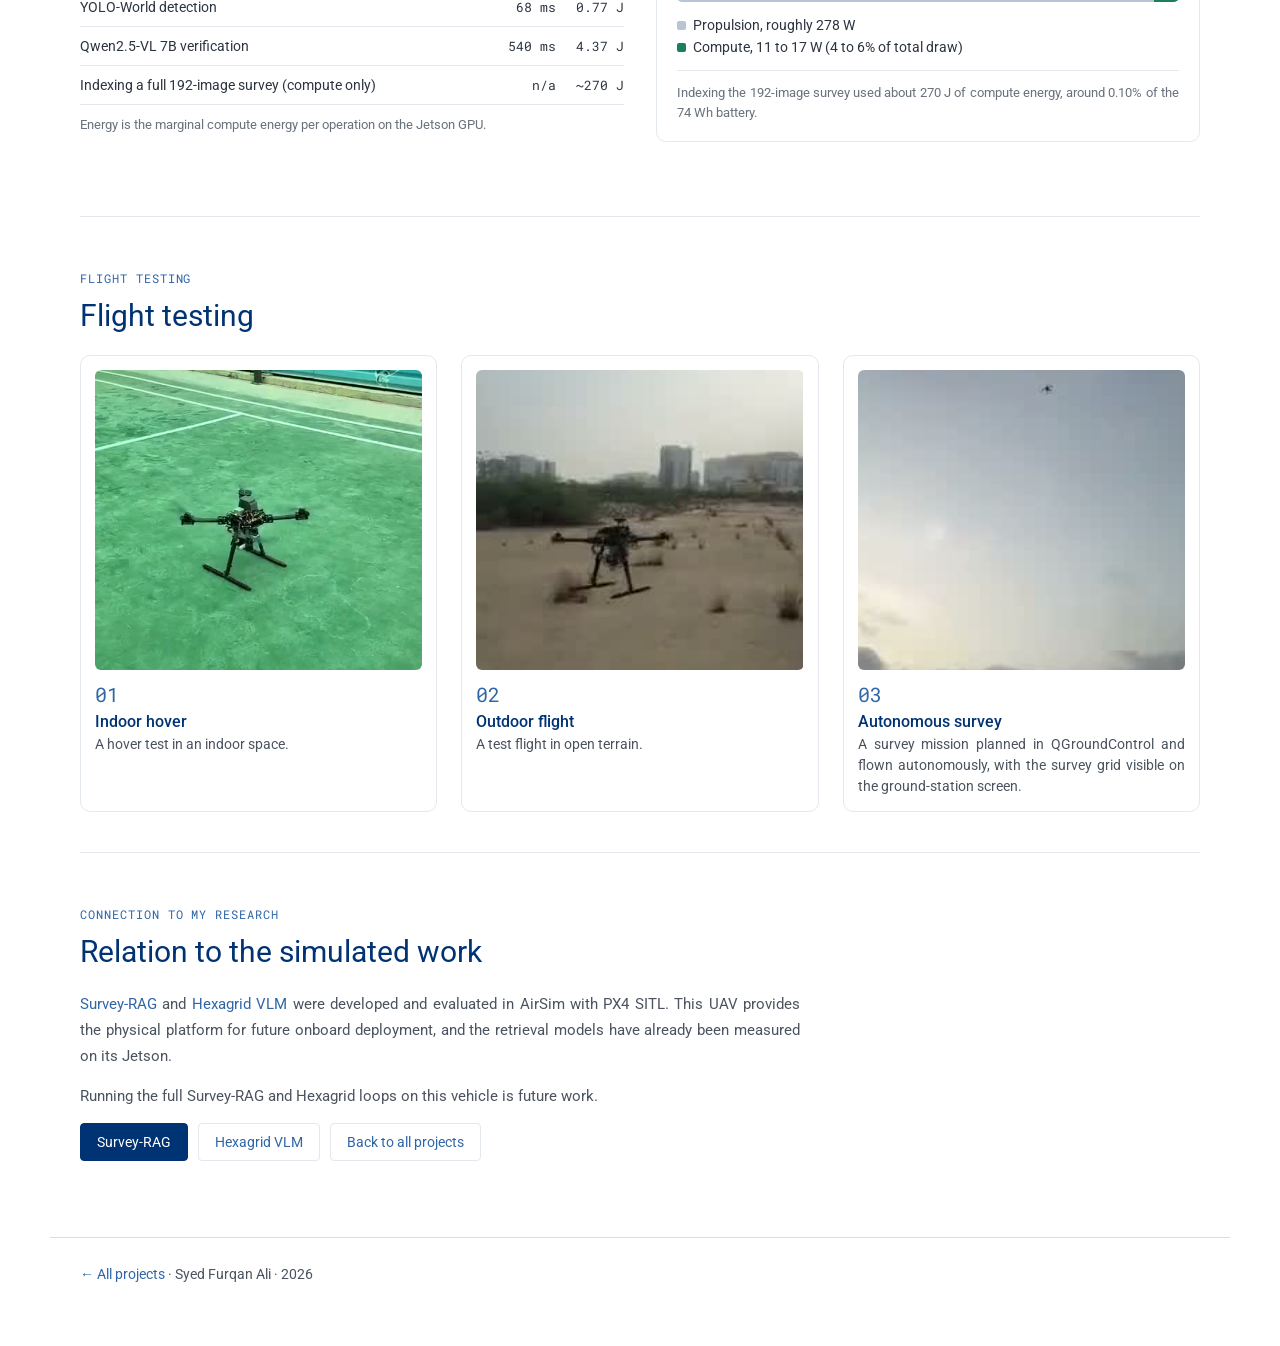
<file: project-uav.html>
<!DOCTYPE html>
<html lang="en">
<head>
<meta charset="utf-8">
<meta name="viewport" content="width=device-width, initial-scale=1">
<title>UAV Research Platform | Syed Furqan Ali</title>
<meta name="description" content="A complete 550 mm quadcopter built for onboard AI: ArduPilot flight control, a Jetson Orin NX companion computer, RealSense RGB-D sensing and a SIYI link, tested indoors and on an autonomous survey mission.">
<link rel="preconnect" href="https://fonts.googleapis.com">
<link rel="preconnect" href="https://fonts.gstatic.com" crossorigin>
<link href="https://fonts.googleapis.com/css2?family=Roboto:wght@300;400;500;700&family=Roboto+Mono:wght@400;500&display=swap" rel="stylesheet">
<link rel="stylesheet" href="assets/css/style.css?v=202609241452">
<link rel="stylesheet" href="assets/css/research.css?v=202609241452">
</head>
<body id="body">
<div id="main">

<div id="header">
  <a href="index.html">Home</a>
  <a href="projects.html" class="active">Projects</a>
  <a href="contact.html">Contact</a>
</div>

<div class="so">

<a class="back-link so-back" href="projects.html">&larr; All projects</a>

<!-- HERO -->
<header class="so-hero">
  <p class="eyebrow">Aerial robotics &middot; hardware and integration</p>
  <h1 class="so-title">UAV Research Platform: A Physical Platform for Onboard AI</h1>
  <p class="so-lede">I built and integrated a 550 mm quadcopter as a platform for testing onboard AI and autonomous flight.</p>
  <p class="so-intro">
    The system uses a CUAV X7 Pro running ArduPilot, a Jetson Orin NX companion computer, an Intel RealSense RGB-D
    camera and a SIYI video and telemetry link. The Jetson communicates with the flight controller through MAVSDK,
    records RGB-D data and runs vision models onboard. I tested the platform from indoor hover through autonomous
    survey missions.
  </p>
  <p class="tags"><span>ArduPilot</span><span>Jetson Orin NX</span><span>RealSense</span><span>MAVSDK</span><span>SIYI</span><span>QGroundControl</span></p>

  <div class="hero-media portrait">
    <figure style="flex:0.5625">
      <video poster="assets/poster/uav-hover.jpg" src="assets/video/uav-hover.mp4" width="540" height="960" autoplay loop muted playsinline preload="metadata"></video>
      <figcaption>Indoor hover test.</figcaption>
    </figure>
    <figure style="flex:0.562">
      <video poster="assets/poster/field-flight.jpg" src="assets/video/field-flight.mp4" width="236" height="420" autoplay loop muted playsinline preload="metadata"></video>
      <figcaption>Outdoor test flight.</figcaption>
    </figure>
    <figure style="flex:0.562">
      <video poster="assets/poster/field-survey.jpg" src="assets/video/field-survey.mp4" width="236" height="420" autoplay loop muted playsinline preload="metadata"></video>
      <figcaption>Autonomous survey mission.</figcaption>
    </figure>
  </div>

  <dl class="stats">
    <div><dt>550 mm</dt><dd>Carbon-fiber quadcopter frame</dd></div>
    <div><dt>12&Prime;</dt><dd>Propellers on KV650 motors</dd></div>
    <div><dt>Orin NX</dt><dd>16GB companion computer onboard</dd></div>
    <div><dt>13 ms</dt><dd>SigLIP2 image embedding onboard</dd></div>
    <div><dt>4&ndash;6%</dt><dd>Share of total power draw used by compute</dd></div>
  </dl>
</header>

<!-- SYSTEM -->
<section class="so-sec">
  <p class="eyebrow">The complete system</p>
  <h2>System architecture</h2>
  <div class="prose">
    <p>The flight controller handles stabilization and mission execution, while the Jetson handles perception and higher-level decisions. The two communicate over MAVLink.</p>
  </div>
  <div class="panel grid-bg arch-panel"><svg viewBox="0 0 900 470" class="diag arch" role="img" aria-label="System architecture: RealSense camera to Jetson Orin NX, Jetson to CUAV X7 Pro over MAVLink, flight controller to motors, GPS to flight controller, SIYI link to the ground station, and battery power through buck-boost converters"><defs><marker id="ah" viewBox="0 0 10 10" refX="9" refY="5" markerWidth="7" markerHeight="7" orient="auto-start-reverse"><path d="M0,0 L10,5 L0,10 z" class="ah"/></marker></defs><rect class="zone" x="10" y="10" width="640" height="450" rx="12"/><text class="map-label" x="26" y="34">ON THE VEHICLE</text><rect class="zone ground" x="690" y="10" width="200" height="450" rx="12"/><text class="map-label" x="706" y="34">ON THE GROUND</text><g class="nd "><rect x="40" y="56" width="210" height="78" rx="8"/><text class="nd-t" x="52" y="78">Intel RealSense</text><text class="nd-l" x="52" y="98">RGB-D camera</text></g><g class="nd hi"><rect x="330" y="56" width="290" height="132" rx="8"/><text class="nd-t" x="342" y="78">NVIDIA Jetson Orin NX 16GB</text><text class="nd-l" x="342" y="98">companion computer</text><text class="nd-l" x="342" y="115">MAVSDK offboard control</text><text class="nd-l" x="342" y="132">RealSense RGB-D capture</text><text class="nd-l" x="342" y="149">onboard model inference</text></g><g class="nd hi2"><rect x="330" y="246" width="290" height="78" rx="8"/><text class="nd-t" x="342" y="268">CUAV X7 Pro</text><text class="nd-l" x="342" y="288">flight controller, ArduPilot</text></g><g class="nd "><rect x="40" y="246" width="210" height="78" rx="8"/><text class="nd-t" x="52" y="268">GPS</text><text class="nd-l" x="52" y="288">GNSS receiver</text></g><g class="nd "><rect x="330" y="372" width="290" height="70" rx="8"/><text class="nd-t" x="342" y="394">Propulsion</text><text class="nd-l" x="342" y="414">4 &#215; Antigravity 2806 EVO KV650</text><text class="nd-l" x="342" y="431">12-inch propellers</text></g><g class="nd "><rect x="40" y="372" width="210" height="70" rx="8"/><text class="nd-t" x="52" y="394">Power</text><text class="nd-l" x="52" y="414">74 Wh battery</text><text class="nd-l" x="52" y="431">buck-boost converters</text></g><g class="nd "><rect x="710" y="150" width="164" height="78" rx="8"/><text class="nd-t" x="722" y="172">SIYI air unit</text><text class="nd-l" x="722" y="192">video + telemetry link</text></g><g class="nd gnd"><rect x="710" y="300" width="164" height="78" rx="8"/><text class="nd-t" x="722" y="322">QGroundControl</text><text class="nd-l" x="722" y="342">mission planning</text><text class="nd-l" x="722" y="359">autonomous survey</text></g><line class="ln " x1="250" y1="95" x2="326" y2="95" marker-end="url(#ah)"/><text class="ln-t" x="288" y="86" text-anchor="middle">USB</text><line class="ln " x1="475" y1="188" x2="475" y2="242" marker-end="url(#ah)" marker-start="url(#ah)"/><text class="ln-t" x="548" y="220" text-anchor="middle">MAVLink (MAVSDK)</text><line class="ln " x1="250" y1="285" x2="326" y2="285" marker-end="url(#ah)"/><text class="ln-t" x="288" y="276" text-anchor="middle">GNSS</text><line class="ln " x1="475" y1="324" x2="475" y2="368" marker-end="url(#ah)"/><text class="ln-t" x="530" y="351" text-anchor="middle">motor outputs</text><line class="ln " x1="620" y1="120" x2="706" y2="180" marker-end="url(#ah)" marker-start="url(#ah)"/><text class="ln-t" x="0" y="0" text-anchor="middle"></text><line class="ln " x1="620" y1="285" x2="706" y2="210" marker-end="url(#ah)" marker-start="url(#ah)"/><text class="ln-t" x="0" y="0" text-anchor="middle"></text><text class="ln-t" x="650" y="124" text-anchor="middle">video</text><text class="ln-t" x="663" y="266" text-anchor="middle">telemetry</text><line class="ln dash" x1="792" y1="228" x2="792" y2="296" marker-end="url(#ah)" marker-start="url(#ah)"/><text class="ln-t" x="836" y="266" text-anchor="middle">radio link</text><line class="ln pwr" x1="250" y1="400" x2="326" y2="400" marker-end="url(#ah)"/><text class="ln-t" x="0" y="0" text-anchor="middle"></text><path class="ln pwr" d="M40 408 L22 408 L22 150 L325 150" marker-end="url(#ah)"/><text class="ln-t pwr-t" x="96" y="165">power to onboard electronics</text></svg></div>
  <p class="note">Simplified block diagram of the vehicle as built.</p>
</section>

<!-- HARDWARE -->
<section class="so-sec">
  <p class="eyebrow">Hardware</p>
  <h2>Component Stack</h2>
  <dl class="spec wide-spec"><div><dt>Airframe</dt><dd>550 mm carbon-fiber quadcopter frame, with 3D-printed mounts fitted with brass heat-set inserts</dd></div><div><dt>Propulsion</dt><dd>T-Motor Antigravity 2806 EVO KV650 motors with 12-inch propellers</dd></div><div><dt>Flight controller</dt><dd>CUAV X7 Pro running ArduPilot, with GPS</dd></div><div><dt>Ground station</dt><dd>QGroundControl for mission planning and autonomous survey missions</dd></div><div><dt>Companion computer</dt><dd>NVIDIA Jetson Orin NX 16GB (JetPack 6)</dd></div><div><dt>Perception</dt><dd>Intel RealSense RGB-D camera</dd></div><div><dt>Communication</dt><dd>SIYI air unit for video and telemetry</dd></div><div><dt>Power</dt><dd>74 Wh battery, with buck-boost converters supplying the onboard electronics</dd></div></dl>
</section>

<!-- SOFTWARE -->
<section class="so-sec">
  <p class="eyebrow">Onboard software</p>
  <h2>What Runs on the Vehicle</h2>
  <div class="contrib">
    <div><span class="six-n">01</span><b>Flight control</b><p>ArduPilot on the CUAV X7 Pro, with missions planned and monitored in QGroundControl.</p></div>
    <div><span class="six-n">02</span><b>Offboard control</b><p>MAVSDK on the Jetson sends commands to the flight controller over MAVLink.</p></div>
    <div><span class="six-n">03</span><b>RGB-D capture</b><p>A RealSense pipeline on the Jetson records synchronised colour and depth frames.</p></div>
    <div><span class="six-n">04</span><b>Onboard inference</b><p>Vision and vision-language models run on the Jetson, with video and telemetry sent to the ground over the SIYI link.</p></div>
  </div>
</section>

<!-- COMPUTE -->
<section class="so-sec">
  <p class="eyebrow">Onboard AI compute</p>
  <h2>Onboard inference</h2>
  <div class="prose">
    <p>I measured the models used in my retrieval and landing work on the drone&rsquo;s Jetson Orin NX (16GB, JetPack 6). Board input power was recorded with <code>tegrastats</code> at 5 Hz.</p>
  </div>
  <div class="bench">
    <div>
      <table class="rtable">
        <thead><tr><th>Operation</th><th class="num">Latency</th><th class="num">Energy</th></tr></thead>
        <tbody><tr><td>SigLIP2 image embedding (720p frame)</td><td class="num">13 ms</td><td class="num">0.14 J</td></tr><tr><td>YOLO-World detection</td><td class="num">68 ms</td><td class="num">0.77 J</td></tr><tr><td>Qwen2.5-VL 7B verification</td><td class="num">540 ms</td><td class="num">4.37 J</td></tr><tr><td>Indexing a full 192-image survey (compute only)</td><td class="num">n/a</td><td class="num">~270 J</td></tr></tbody>
      </table>
      <p class="note">Energy is the marginal compute energy per operation on the Jetson GPU.</p>
    </div>
    <div class="bars">
      <p class="bars-h">Compute versus propulsion power</p>
      <div class="power">
        <span class="pw-prop" style="width:95%">Propulsion &asymp; 278 W</span><span class="pw-comp" style="width:5%"></span>
      </div>
      <p class="pw-legend"><span class="k prop"></span>Propulsion, roughly 278 W<br><span class="k comp"></span>Compute, 11 to 17 W (4 to 6% of total draw)</p>
      <p class="pw-note">Indexing the 192-image survey used about 270 J of compute energy, around 0.10% of the 74 Wh battery.</p>
    </div>
  </div>
</section>

<!-- FLIGHT TESTING -->
<section class="so-sec">
  <p class="eyebrow">Flight testing</p>
  <h2>Flight testing</h2>
  <ol class="tests">
    <li><video poster="assets/poster/uav-hover.jpg" src="assets/video/uav-hover.mp4" width="540" height="960" autoplay loop muted playsinline preload="none"></video><span class="six-n">01</span><b>Indoor hover</b><p>A hover test in an indoor space.</p></li>
    <li><video poster="assets/poster/field-flight.jpg" src="assets/video/field-flight.mp4" width="236" height="420" autoplay loop muted playsinline preload="none"></video><span class="six-n">02</span><b>Outdoor flight</b><p>A test flight in open terrain.</p></li>
    <li><video poster="assets/poster/field-survey.jpg" src="assets/video/field-survey.mp4" width="236" height="420" autoplay loop muted playsinline preload="none"></video><span class="six-n">03</span><b>Autonomous survey</b><p>A survey mission planned in QGroundControl and flown autonomously, with the survey grid visible on the ground-station screen.</p></li>
  </ol>
</section>

<!-- CONNECTION -->
<section class="so-sec">
  <p class="eyebrow">Connection to my research</p>
  <h2>Relation to the simulated work</h2>
  <div class="prose">
    <p><a href="project-survey-rag.html">Survey-RAG</a> and <a href="project-hexagrid.html">Hexagrid VLM</a> were developed and evaluated in AirSim with PX4 SITL. This UAV provides the physical platform for future onboard deployment, and the retrieval models have already been measured on its Jetson.</p>
    <p>Running the full Survey-RAG and Hexagrid loops on this vehicle is future work.</p>
  </div>
  <p class="so-actions">
    <a class="btn primary" href="project-survey-rag.html">Survey-RAG</a>
    <a class="btn" href="project-hexagrid.html">Hexagrid VLM</a>
    <a class="btn" href="projects.html">Back to all projects</a>
  </p>
</section>

</div>

<div id="footer">
  <p><a href="projects.html">&larr; All projects</a> &middot; Syed Furqan Ali &middot; <span id="footYear"></span></p>
</div>

</div>
<script src="assets/js/config.js"></script>
<script src="assets/js/site.js"></script>
</body>
</html>
</file>
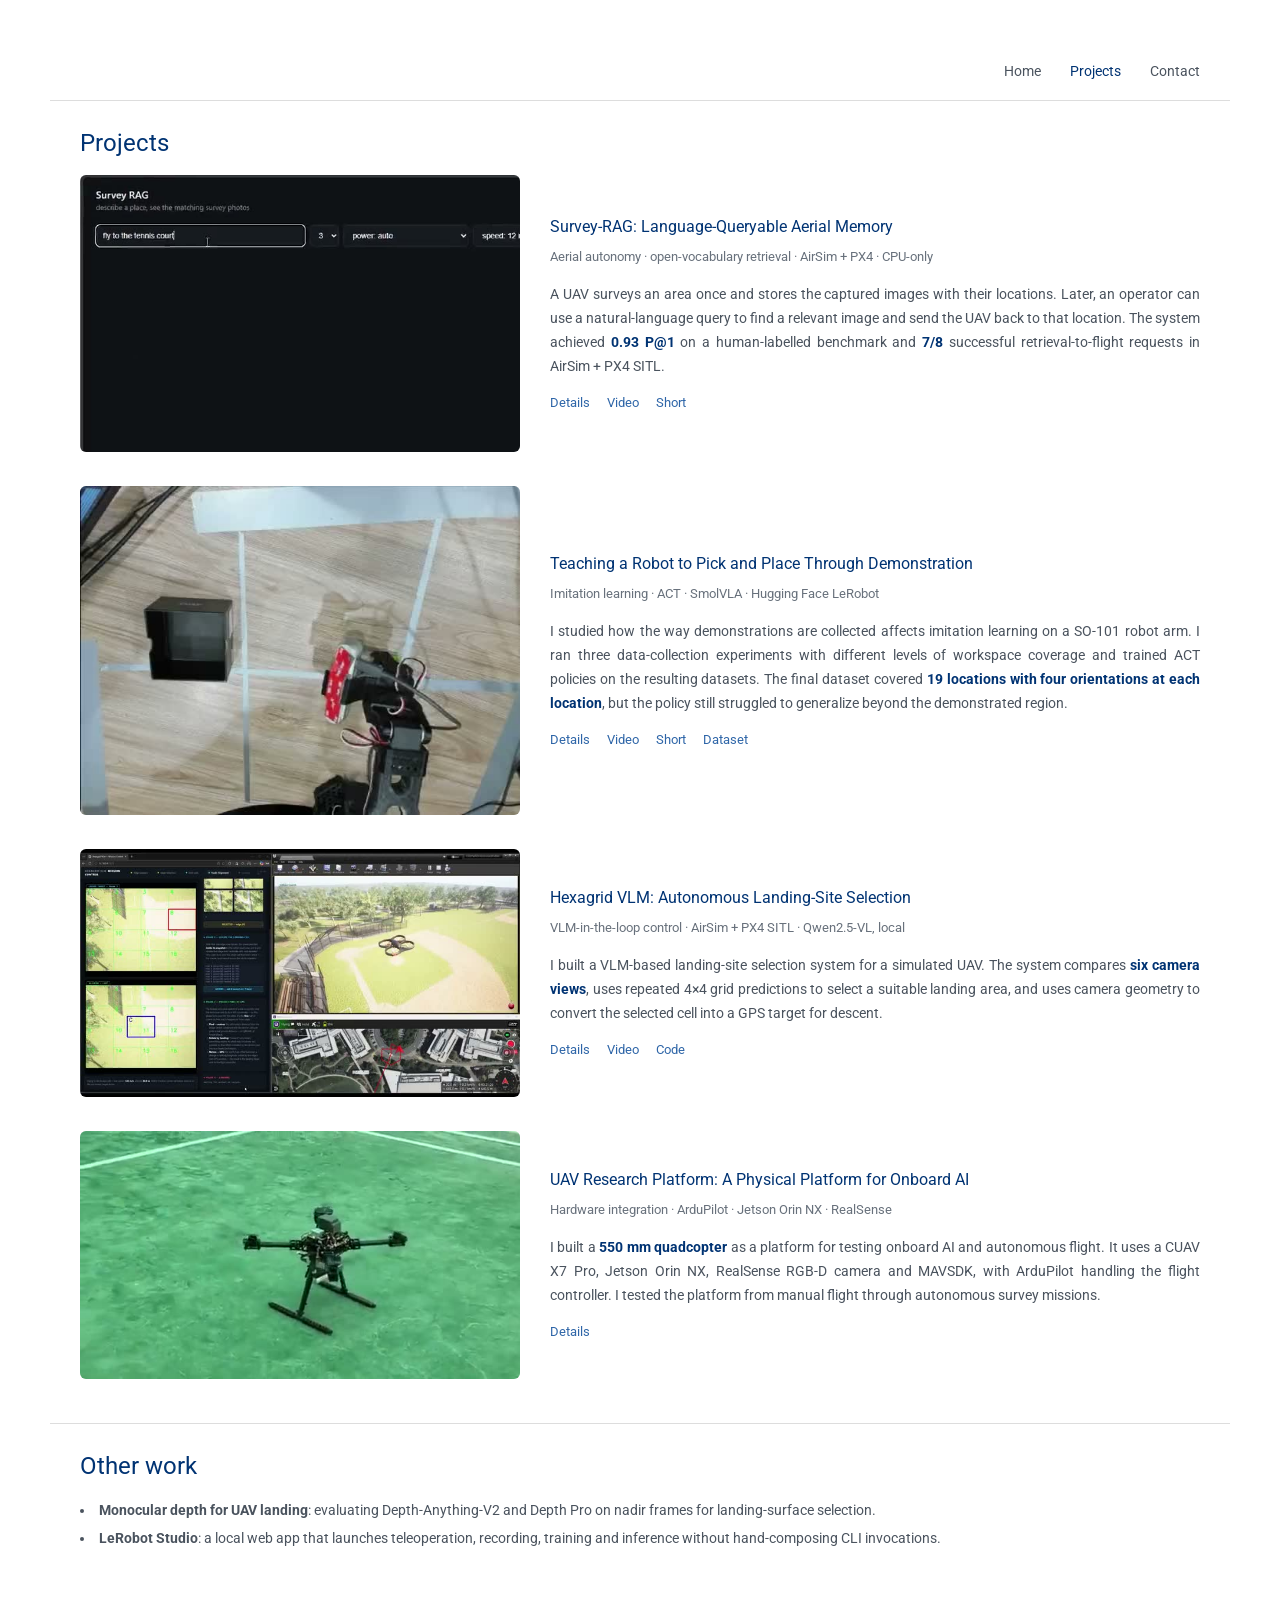
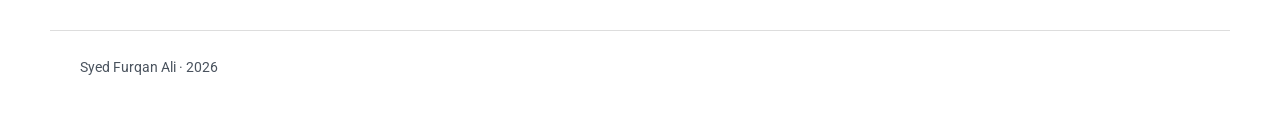
<file: projects.html>
<!DOCTYPE html>
<html lang="en">
<head>
<meta charset="utf-8">
<meta name="viewport" content="width=device-width, initial-scale=1">
<title>Projects | Syed Furqan Ali</title>
<meta name="description" content="Robotics projects: language-queryable aerial memory, SO-101 imitation learning, and VLM-guided autonomous landing.">
<link rel="preconnect" href="https://fonts.googleapis.com">
<link rel="preconnect" href="https://fonts.gstatic.com" crossorigin>
<link href="https://fonts.googleapis.com/css2?family=Roboto:wght@300;400;500;700&display=swap" rel="stylesheet">
<link rel="stylesheet" href="assets/css/style.css?v=202609241452">
</head>
<body id="body">
<div id="main">

<div id="header">
  <a href="index.html">Home</a>
  <a href="projects.html" class="active">Projects</a>
  <a href="contact.html">Contact</a>
</div>

<div class="section">
  <h1>Projects</h1>

  <div class="research-proj">
    <a class="research-thumb" href="project-survey-rag.html">
      <video poster="assets/poster/survey-loop.jpg" src="assets/video/survey-loop.mp4" autoplay loop muted playsinline preload="metadata"></video>
    </a>
    <div class="proj-text">
      <p class="proj-name"><a class="research-proj-title" href="project-survey-rag.html">Survey-RAG: Language-Queryable Aerial Memory</a></p>
      <p class="proj-meta">Aerial autonomy &middot; open-vocabulary retrieval &middot; AirSim + PX4 &middot; CPU-only</p>
      <p class="proj-desc">
        A UAV surveys an area once and stores the captured images with their locations. Later, an
        operator can use a natural-language query to find a relevant image and send the UAV back to
        that location. The system achieved <strong>0.93 P@1</strong> on a human-labelled benchmark
        and <strong>7/8</strong> successful retrieval-to-flight requests in AirSim + PX4 SITL.
      </p>
      <p class="proj-links">
        <a href="project-survey-rag.html">Details</a>
        <a href="https://youtu.be/lmt_aM5NoCk" target="_blank" rel="noopener">Video</a>
        <a href="https://youtube.com/shorts/38rppjAhm9I" target="_blank" rel="noopener">Short</a>
      </p>
    </div>
  </div>

  <div class="research-proj">
    <a class="research-thumb" href="project-so101.html">
      <video poster="assets/poster/so101-top.jpg" src="assets/video/so101-top.mp4" autoplay loop muted playsinline preload="metadata"></video>
    </a>
    <div class="proj-text">
      <p class="proj-name"><a class="research-proj-title" href="project-so101.html">Teaching a Robot to Pick and Place Through Demonstration</a></p>
      <p class="proj-meta">Imitation learning &middot; ACT &middot; SmolVLA &middot; Hugging Face LeRobot</p>
      <p class="proj-desc">
        I studied how the way demonstrations are collected affects imitation learning on a SO-101
        robot arm. I ran three data-collection experiments with different levels of workspace
        coverage and trained ACT policies on the resulting datasets. The final dataset covered
        <strong>19 locations with four orientations at each location</strong>, but the policy still
        struggled to generalize beyond the demonstrated region.
      </p>
      <p class="proj-links">
        <a href="project-so101.html">Details</a>
        <a href="https://youtu.be/oDDR4Vwr4Uo" target="_blank" rel="noopener">Video</a>
        <a href="https://youtube.com/shorts/2M_eX9eejPE" target="_blank" rel="noopener">Short</a>
        <a href="https://huggingface.co/datasets/Syed-Furqan/pick_place_1_grid" target="_blank" rel="noopener">Dataset</a>
      </p>
    </div>
  </div>

  <div class="research-proj">
    <a class="research-thumb" href="project-hexagrid.html">
      <video poster="assets/poster/hexagrid-align.jpg" src="assets/video/hexagrid-align.mp4" autoplay loop muted playsinline preload="metadata"></video>
    </a>
    <div class="proj-text">
      <p class="proj-name"><a class="research-proj-title" href="project-hexagrid.html">Hexagrid VLM: Autonomous Landing-Site Selection</a></p>
      <p class="proj-meta">VLM-in-the-loop control &middot; AirSim + PX4 SITL &middot; Qwen2.5-VL, local</p>
      <p class="proj-desc">
        I built a VLM-based landing-site selection system for a simulated UAV. The system compares
        <strong>six camera views</strong>, uses repeated 4&times;4 grid predictions to select a
        suitable landing area, and uses camera geometry to convert the selected cell into a GPS
        target for descent.
      </p>
      <p class="proj-links">
        <a href="project-hexagrid.html">Details</a>
        <a href="https://youtu.be/y4rDqmTjzoo" target="_blank" rel="noopener">Video</a>
        <a href="https://github.com/furqi98/hexagrid-vlm-landing" target="_blank" rel="noopener">Code</a>
      </p>
    </div>
  </div>

  <div class="research-proj">
    <a class="research-thumb" href="project-uav.html">
      <video poster="assets/poster/uav-thumb.jpg" src="assets/video/uav-thumb.mp4" autoplay loop muted playsinline preload="metadata"></video>
    </a>
    <div class="proj-text">
      <p class="proj-name"><a class="research-proj-title" href="project-uav.html">UAV Research Platform: A Physical Platform for Onboard AI</a></p>
      <p class="proj-meta">Hardware integration &middot; ArduPilot &middot; Jetson Orin NX &middot; RealSense</p>
      <p class="proj-desc">
        I built a <strong>550 mm quadcopter</strong> as a platform for testing onboard AI and
        autonomous flight. It uses a CUAV X7 Pro, Jetson Orin NX, RealSense RGB-D camera and MAVSDK,
        with ArduPilot handling the flight controller. I tested the platform from manual flight
        through autonomous survey missions.
      </p>
      <p class="proj-links">
        <a href="project-uav.html">Details</a>
      </p>
    </div>
  </div>
</div>

<div class="divider"></div>

<div class="section">
  <h1>Other work</h1>
  <ul>
    <li><b>Monocular depth for UAV landing</b>: evaluating Depth-Anything-V2 and Depth Pro on nadir frames for landing-surface selection.</li>
    <li><b>LeRobot Studio</b>: a local web app that launches teleoperation, recording, training and inference without hand-composing CLI invocations.</li>
  </ul>
</div>

<div id="footer">
  <p>Syed Furqan Ali &middot; <span id="footYear"></span></p>
</div>

</div>
<script src="assets/js/config.js"></script>
<script src="assets/js/site.js"></script>
</body>
</html>
</file>
<file: assets/css/style.css>
html, body, div, span, applet, object, iframe,
h1, h2, h3, h4, h5, h6, p, blockquote, pre,
a, abbr, acronym, address, big, cite, code,
del, dfn, em, img, ins, kbd, q, s, samp,
small, strike, strong, sub, sup, tt, var,
b, u, i, center,
dl, dt, dd, ol, ul, li,
fieldset, form, label, legend,
table, caption, tbody, tfoot, thead, tr, th, td,
article, aside, canvas, details, embed,
figure, figcaption, footer, header, hgroup,
menu, nav, output, ruby, section, summary,
time, mark, audio, video {
    margin: 0;
    padding: 0;
    border: 0;
    font-size: 100%;
    font: inherit;
    vertical-align: baseline;
}
article, aside, details, figcaption, figure,
footer, header, hgroup, menu, nav, section {
    display: block;
}
body { line-height: 1; }
ol, ul { list-style: none; }
table { border-collapse: collapse; border-spacing: 0; }

#main {
    width: 960px;
    margin: 0px auto;
}

body:has(.research-proj) #main { width: 100%; max-width: 1180px; box-sizing: border-box; }
body:has(.project-strip) #main { width: 100%; max-width: 1180px; box-sizing: border-box; }

#body {
    font-family: 'Roboto', roboto, sans-serif;
    color: #4a535e;
    background: #fff;
}

p {
    font-size: 14px;
    line-height: 24px;
    text-align: justify;
}

a {
    text-decoration: none;
    color: #2f66a8;
}

a:hover {
    border-bottom: 1px solid #2f66a8;
}

i, em { font-style: italic; }
b, strong { font-weight: 700; }

h1 {
    font-size: 24px;
    line-height: 24px;

    width: auto;
    margin: 30px 30px 20px 30px;
    color: #003373;
}

.section-subtitle {
    font-size: 14px;
    line-height: 22px;
    color: #68717c;
    margin: -12px 30px 22px 30px;
}

#header {
    height: 58px;
    font-size: 14px;
    line-height: 58px;
    padding-top: 42px;
    text-align: right;
    border-bottom: 1px solid #ddd;
    padding-right: 30px;
}

#header a {
    text-decoration: none;
    border-bottom: none;
    color: #4a535e;
    margin-left: 26px;
}

#header a:hover { color: #2f66a8; }
#header a.active { color: #003373; }

#profile {
    padding: 30px 30px 10px 30px;
    border-bottom: 1px solid #ddd;
}

#profile-pic {
    float: left;
    margin-right: 40px;
    text-align: center;
}

#profile img {
    width: 220px;
    border-radius: 10px;
    margin-bottom: 18px;
}

.no-photo {
    width: 220px;
    height: 220px;
    border-radius: 10px;
    margin-bottom: 18px;
    background: #f4f6f8;
    border: 1px solid #ddd;
    color: #828d9b;
    font-size: 46px;
    line-height: 220px;
    text-align: center;
    box-sizing: border-box;
}

#profile-pic .links {
    font-size: 13px;
    line-height: 22px;
}

#profile-name {
    font-size: 24px;
    line-height: 24px;
    margin-bottom: 20px;
    color: #003373;
}

#profile p { margin-bottom: 20px; }

.project-strip {
    margin: 6px 30px 26px 30px;
}

.project-slider {
    display: flex;
    flex-direction: column;
    gap: 34px;
}

.project-slide {
    display: flex;
    flex-direction: row;
    align-items: center;
    gap: 30px;
}

.project-slide + .project-slide {
    border-top: 1px solid #e6eaee;
    padding-top: 34px;
}

.project-clips {
    flex: 0 0 560px;
    width: 560px;
    display: flex;
    align-items: flex-start;
    gap: 10px;
}

.project-clips a { min-width: 0; }
.project-clips a:hover { border: none; }

.project-clips video {
    width: 100%;
    height: auto;
    border-radius: 10px;
    display: block;
    background: #f4f6f8;
}

.project-desc {
    flex: 1 1 0;
    min-width: 0;
    box-sizing: border-box;
    padding: 0;
}

.project-desc .featured-card-title { text-align: left; }
.project-desc p { margin-bottom: 10px; text-align: justify; }
.project-desc p:last-child { margin-bottom: 0; }
.project-desc .proj-links { text-align: left; }
.project-desc .proj-links a { margin: 0 14px 0 0; }
.project-desc .result-links { display: block; }

@media (max-width: 900px) {
    .project-slide { flex-direction: column; align-items: stretch; }
    .project-clips { flex: 0 0 auto; width: 100%; }
}

.featured-card-title {
    font-size: 16px;
    line-height: 24px;
    margin-bottom: 8px;
}

.featured-card-title a { color: #003373; }
.featured-card-title a:hover { border-bottom: 1px solid #003373; }

.featured-card-result {
    color: #003373;
    font-size: 13px;
    line-height: 20px;
}

.recent-work {
    height: 200px;
    width: 900px;
    padding-bottom: 35px;
    overflow-x: scroll;
    overflow-y: hidden;
    margin: 6px auto 30px 30px;
}

.slider {
    display: inline-flex;
    align-items: flex-start;
    gap: 20px;
}

.slider a:hover { border: none; }

.slider img,
.slider video {
    height: 205px;
    border-radius: 10px;
    display: block;
    background: #f4f6f8;
}

.recent-work::-webkit-scrollbar { background: none; height: 8px; }
.recent-work::-webkit-scrollbar-track {
    background: #eee; border-radius: 4px;
    margin-left: 240px; margin-right: 240px;
}
.recent-work::-webkit-scrollbar-thumb { background: #ccc; border-radius: 4px; }
.recent-work::-webkit-scrollbar-thumb:hover { background: #999; }

.divider { width: 100%; border-bottom: 1px solid #ddd; }

.section { padding-bottom: 10px; }

ul {
    font-size: 14px;
    line-height: 24px;
    list-style-position: inside;
    list-style-type: disc;
    margin-left: 30px;
    margin-bottom: 30px;
    color: #4a535e;
}

ul li { margin-bottom: 4px; }

.cv-list { list-style: none; margin: 0 30px 26px 30px; max-width: 800px; }
.cv-list li { margin-bottom: 18px; }
.cv-list li:last-child { margin-bottom: 0; }
.cv-role { display: block; font-size: 15px; line-height: 24px; color: #003373; }
.cv-meta { display: block; font-size: 13px; line-height: 22px; color: #68717c; margin-bottom: 4px; }
.cv-desc { display: block; font-size: 14px; line-height: 24px; text-align: justify; }

.news-list { list-style-type: none; margin-left: 30px; }
.news-list li { margin-bottom: 10px; }
.news-list .date { color: #003373; display: inline-block; width: 78px; }

.showBtn {
    margin-top: 10px;
    margin-bottom: 30px;
    margin-left: 30px;
    font-size: 14px;
    line-height: 24px;
    float: left;
}

.showBtn a { color: #003373; cursor: pointer; }
.showBtn a:hover { border-bottom: 1px solid #003373; }

#moreNews { display: none; }
#lessNewsBtn { display: none; }

h3 {
    margin-left: 30px;
    font-size: 16px;
    line-height: 26px;
    margin-bottom: 15px;
    color: #003373;
}

.research-proj {
    margin: 0 30px 34px 30px;
    display: flex;
    align-items: center;
    gap: 30px;
}

.proj-text { flex: 1 1 0; min-width: 0; }

.research-thumb {
    flex: 0 0 440px;
    width: 440px;
}

.research-thumb:hover { border-bottom: none; }

.research-thumb img,
.research-thumb video {
    width: 100%;
    height: auto;
    border-radius: 6px;
    display: block;
    background: #f4f6f8;
}

.research-proj-title {
    color: #003373;
    font-size: 16px;
    line-height: 26px;
}

.research-proj-title:hover { border-bottom: 1px solid #003373; }

.research-proj p { font-size: 14px; line-height: 24px; text-align: justify; }
.proj-text .proj-name { margin-bottom: 6px; }
.proj-text .proj-desc { margin-top: 14px; }
.proj-text .proj-links { margin-top: 14px; }
.research-proj .proj-meta { font-size: 13px; line-height: 22px; }
.research-proj .proj-links { font-size: 13px; line-height: 22px; }
.research-proj p strong { color: #003373; font-weight: 700; }

.proj-meta {
    font-size: 13px;
    line-height: 22px;
    color: #68717c;
    margin-bottom: 4px;
}

.proj-links { font-size: 13px; line-height: 22px; margin-top: 6px; }
.proj-links a { margin-right: 14px; }

.back-link {
    font-size: 13px;
    line-height: 24px;
    margin: 24px 0 0 30px;
    display: block;
}

.proj-header { padding: 0 30px; }

.proj-title {
    font-size: 26px;
    line-height: 34px;
    color: #003373;
    margin: 18px 0 10px 0;
}

.proj-subtitle {
    font-size: 15px;
    line-height: 26px;
    margin-bottom: 18px;
    max-width: 760px;
}

.proj-linkbar { font-size: 14px; line-height: 24px; margin-bottom: 26px; }
.proj-linkbar a {
    display: inline-block;
    margin-right: 10px;
    padding: 5px 14px;
    border: 1px solid #dde3e9;
    border-radius: 4px;
    color: #2f66a8;
}
.proj-linkbar a:hover { border: 1px solid #2f66a8; background: #f7fafd; }

.hero-video {
    margin: 0 30px 30px 30px;
    border-radius: 8px;
    overflow: hidden;
    background: #f4f6f8;
    border: 1px solid #e6eaee;
}
.hero-video video,
.hero-video iframe { width: 100%; display: block; border: 0; }
.hero-video iframe { height: 494px; }

.caption {
    font-size: 13px;
    line-height: 22px;
    color: #68717c;
    margin: 8px 30px 26px 30px;
}

.body-copy { margin: 0 30px 22px 30px; max-width: 800px; }
.body-copy p { margin-bottom: 16px; }

.two-up {
    margin: 0 30px 10px 30px;
    display: flex;
    gap: 20px;
    flex-wrap: wrap;
}
.two-up figure {
    flex: 1 1 340px;
    background: #f4f6f8;
    border: 1px solid #e6eaee;
    border-radius: 8px;
    overflow: hidden;
}
.two-up video,
.two-up img { width: 100%; display: block; }
.two-up figcaption {
    font-size: 12px;
    line-height: 20px;
    color: #68717c;
    padding: 8px 12px;
    background: #fff;
}

.data-table {
    margin: 0 30px 10px 30px;
    width: calc(100% - 60px);
    font-size: 13px;
    line-height: 22px;
}
.data-table th {
    text-align: left;
    color: #003373;
    font-weight: 700;
    border-bottom: 1px solid #ddd;
    padding: 8px 12px 8px 0;
}
.data-table td {
    padding: 7px 12px 7px 0;
    border-bottom: 1px solid #eee;
    color: #4a535e;
}
.data-table td.num, .data-table th.num { text-align: right; padding-right: 0; }
.data-table tr.highlight td { color: #003373; font-weight: 700; }
.data-table td.yes { color: #1a7f5a; }
.data-table td.no  { color: #b83c31; }

.table-note {
    font-size: 12.5px;
    line-height: 21px;
    color: #68717c;
    margin: 10px 30px 26px 30px;
    max-width: 800px;
}

.callout {
    margin: 0 30px 26px 30px;
    padding: 18px 22px;
    background: #f7fafd;
    border-left: 3px solid #2f66a8;
    border-radius: 0 6px 6px 0;
    max-width: 800px;
}
.callout h4 { color: #003373; font-size: 14px; line-height: 22px; margin-bottom: 8px; font-weight: 700; }
.callout p { margin: 0; }

.contact-block { margin: 0 30px 30px 30px; }
.cal-embed {
    width: 100%;
    min-height: 640px;
    border: 1px solid #ddd;
    border-radius: 8px;
    overflow: hidden;
}
.cal-embed iframe { width: 100%; height: 100%; min-height: 640px; border: 0; display: block; }
.sched-setup {
    border: 1px dashed #ddd;
    border-radius: 8px;
    padding: 22px;
    max-width: 640px;
    font-size: 14px;
    line-height: 24px;
}
.sched-setup code { font-family: ui-monospace, Menlo, Consolas, monospace; font-size: 12.5px; color: #003373; }

#footer {
    border-top: 1px solid #ddd;
    margin-top: 40px;
    padding: 24px 30px 60px 30px;
    font-size: 13px;
    line-height: 22px;
}

@media (max-width: 1000px) {
    #main { width: 100%; }
    .recent-work { width: calc(100% - 60px); }
    #profile-pic { float: none; margin-right: 0; text-align: left; }

    .research-proj { flex-direction: column; gap: 14px; }
    .research-thumb { flex: none; width: 100%; max-width: 420px; }
    .hero-video iframe { height: 52vw; }
    .data-table { width: calc(100% - 60px); display: block; overflow-x: auto; }
}

@media (max-width: 640px) {
    .project-slider { gap: 24px; }
    .project-slide + .project-slide { padding-top: 24px; }
    .project-clips video { width: 100%; height: auto; }
    .project-desc { padding: 0; }
}
</file>
<file: assets/css/research.css>
.so {
    --navy: #003373;
    --link: #2f66a8;
    --ink: #2c3440;
    --text: #4a535e;
    --muted: #68717c;
    --line: #e3e8ee;
    --soft: #f6f8fa;
    --grid: #eef2f6;
    --cube: #8fd13f;
    --cube-edge: #4f8a17;
    --ok: #1a7f5a;
    --warn: #2f66a8;
    --fail: #b83c31;
    --mono: 'Roboto Mono', ui-monospace, Menlo, Consolas, monospace;
    padding: 0 30px;
    color: var(--text);
}

.so p { text-align: justify; hyphens: auto; -webkit-hyphens: auto; }
.so a.btn:hover, .so .card:hover, .so .stages a:hover, .so figure a:hover { border-bottom: none; }
.so .so-back { margin-left: 0; }

.grid-bg {
    background-color: #fff;
    background-image:
        linear-gradient(var(--grid) 1px, transparent 1px),
        linear-gradient(90deg, var(--grid) 1px, transparent 1px);
    background-size: 20px 20px;
}

.eyebrow {
    font-family: var(--mono);
    font-size: 12px;
    line-height: 18px;
    letter-spacing: 0.08em;
    text-transform: uppercase;
    color: var(--link);
    margin-bottom: 10px;
}

/* ---------- hero ---------- */
.so-hero { padding: 34px 0 10px 0; }

.so-title {
    font-size: 40px;
    line-height: 48px;
    font-weight: 400;
    color: var(--navy);
    max-width: 820px;
    margin: 0 0 14px 0;
    letter-spacing: -0.01em;
}

.so-lede {
    font-size: 19px;
    line-height: 30px;
    color: var(--ink);
    max-width: 760px;
    margin-bottom: 16px;
}

.so .so-intro {
    font-size: 15px;
    line-height: 26px;
    max-width: 760px;
    margin-bottom: 22px;
}

.so-actions { margin: 0 0 28px 0; display: flex; flex-wrap: wrap; gap: 10px; font-size: 14px; line-height: 22px; }
.so-actions a {
    display: inline-block;
    padding: 7px 16px;
    border: 1px solid var(--line);
    border-radius: 4px;
    color: var(--link);
    background: #fff;
}
.so-actions a:hover { border: 1px solid var(--link); background: #f7fafd; }
.so-actions a.primary { background: var(--navy); border-color: var(--navy); color: #fff; }
.so-actions a.primary:hover { background: #0b4690; border-color: #0b4690; }

.hero-media, .media-row { display: flex; gap: 12px; }
.hero-media figure, .media-row figure { min-width: 0; margin: 0; }
.hero-media video, .media-row video, .pair video {
    width: 100%;
    height: auto;
    display: block;
    border-radius: 8px;
    background: var(--soft);
}
.hero-media figcaption, .media-row figcaption, .pair figcaption {
    font-size: 12.5px;
    line-height: 19px;
    color: var(--muted);
    padding-top: 8px;
}
.media-row figcaption b { color: var(--ink); font-weight: 500; }

.stats {
    display: grid;
    grid-template-columns: repeat(5, 1fr);
    margin: 30px 0 10px 0;
    border-top: 1px solid var(--line);
    border-bottom: 1px solid var(--line);
}
.stats div { padding: 18px 16px 16px 16px; border-left: 1px solid var(--line); }
.stats div:first-child { border-left: none; padding-left: 0; }
.stats dt { font-size: 30px; line-height: 36px; color: var(--navy); font-weight: 400; }
.stats dd { font-size: 12.5px; line-height: 18px; color: var(--muted); margin-top: 4px; }

/* ---------- sections ---------- */
.so-sec { padding: 52px 0 8px 0; border-top: 1px solid var(--line); margin-top: 32px; }
.so-sec h2 {
    font-size: 30px;
    line-height: 38px;
    font-weight: 400;
    color: var(--navy);
    margin-bottom: 20px;
    max-width: 820px;
}
.so-h3 { margin: 44px 0 16px 0; font-size: 20px; line-height: 28px; font-weight: 400; color: var(--navy); }

.prose { max-width: 720px; }
.so .prose p { font-size: 15px; line-height: 26px; margin-bottom: 14px; }

.note { font-size: 12.5px; line-height: 20px; color: var(--muted); margin: 10px 0 0 0; }
.note.spaced { margin-bottom: 24px; }

.big-q {
    margin: 26px 0 30px 0;
    padding: 4px 0 4px 26px;
    border-left: 3px solid var(--navy);
    font-size: 28px;
    line-height: 40px;
    font-weight: 300;
    color: var(--navy);
    max-width: 800px;
}
.big-q.sm { font-size: 23px; line-height: 34px; }

.pull {
    font-size: 20px;
    line-height: 31px;
    font-weight: 300;
    color: var(--navy);
    max-width: 780px;
    margin: 30px 0 0 0;
}

/* ---------- task steps ---------- */
.steps { display: grid; grid-template-columns: repeat(5, 1fr); gap: 22px; margin-top: 26px; counter-reset: s; }
.step { margin: 0; position: relative; min-width: 0; }
.step + .step::before {
    content: "";
    position: absolute;
    left: -16px;
    top: calc(37.5% - 5px);
    border: 5px solid transparent;
    border-left: 7px solid #9aa6b3;
}
.step img { width: 100%; height: auto; display: block; border-radius: 6px; border: 1px solid var(--line); }
.step figcaption { font-size: 14px; line-height: 20px; color: var(--ink); padding-top: 10px; font-weight: 500; }
.step figcaption small { display: block; font-size: 12px; line-height: 18px; color: var(--muted); font-weight: 400; margin-top: 2px; }
.step-n { font-family: var(--mono); font-size: 11px; color: var(--link); margin-right: 4px; font-weight: 400; }

/* ---------- diagrams (shared) ---------- */
.diag { width: 100%; height: auto; display: block; }
.diag .ws { fill: #fbfcfd; stroke: #c9d2dc; stroke-width: 1.2; }
.diag .cell { fill: transparent; stroke: #c9d2dc; stroke-width: 1; }
.diag .cell-on { fill: rgba(47, 102, 168, 0.08); stroke: var(--link); stroke-width: 2; }
.diag .cell-n { font-family: var(--mono); font-size: 10px; fill: #8a95a2; }
.diag .cell-n.big { font-size: 13px; }
.diag .box { fill: #2b2f36; }
.diag .box-in { fill: #40464f; }
.cube { fill: var(--cube); stroke: var(--cube-edge); stroke-width: 1; }
.diag .dot { fill: var(--link); }
.diag .dot.ok { fill: var(--ok); }
.diag .region { fill: rgba(26, 127, 90, 0.07); stroke: var(--ok); stroke-width: 1.2; stroke-dasharray: 4 3; }
.diag .map-label { font-family: var(--mono); font-size: 10px; letter-spacing: 0.08em; fill: var(--muted); }
.diag .map-label.faint { fill: #a3adb8; }
.diag .map-label.warn { fill: var(--warn); }
.diag .q { font-size: 24px; font-weight: 500; fill: var(--warn); }

/* ---------- three stages ---------- */
.stages {
    list-style: none;
    margin: 30px 0 0 0;
    display: grid;
    grid-template-columns: 1fr 28px 1fr 28px 1fr;
    align-items: stretch;
}
.stages li { list-style: none; }
.stages a {
    display: flex;
    flex-direction: column;
    height: 100%;
    box-sizing: border-box;
    padding: 18px 18px 20px 18px;
    border: 1px solid var(--line);
    border-radius: 10px;
    background: #fff;
    color: var(--text);
    transition: border-color 0.15s ease, box-shadow 0.15s ease;
}
.stages a:hover { border: 1px solid #b9c7d6; box-shadow: 0 6px 18px rgba(0, 51, 115, 0.07); }
.stages li:last-child a { border-color: var(--link); box-shadow: inset 0 0 0 1px var(--link); }
.stage-n { font-family: var(--mono); font-size: 28px; line-height: 32px; color: var(--navy); margin-bottom: 12px; }
.stages svg { margin-bottom: 14px; }
.stages b { font-size: 16px; line-height: 22px; color: var(--navy); font-weight: 500; margin-bottom: 6px; }
.stages a > span:last-child { font-size: 13.5px; line-height: 21px; }
.stage-arrow { position: relative; }
.stage-arrow::after {
    content: "";
    position: absolute;
    top: 50%;
    left: 9px;
    margin-top: -6px;
    border: 6px solid transparent;
    border-left: 9px solid #9aa6b3;
}

/* ---------- experiments ---------- */
.exp-grid { display: grid; grid-template-columns: minmax(0, 1.15fr) minmax(0, 1fr); gap: 40px; align-items: start; }
.panel { border: 1px solid var(--line); border-radius: 10px; padding: 18px; margin: 0; }
.so .panel-cap { font-size: 12.5px; line-height: 19px; color: var(--muted); margin-top: 10px; }
.mini-stats { display: flex; gap: 28px; margin-top: 14px; padding-top: 12px; border-top: 1px solid var(--line); }
.mini-stats dt { font-size: 17px; line-height: 24px; color: var(--navy); }
.mini-stats dd { font-size: 12px; line-height: 18px; color: var(--muted); }

.so .prose .figure-line { font-size: 18px; line-height: 28px; color: var(--navy); }
.figure-line b { font-weight: 500; }

.so .prose .outcome, .so .prose .next { font-size: 14px; line-height: 22px; }
.outcome { padding: 10px 14px; border-radius: 6px; background: var(--soft); color: var(--ink); margin-top: 18px; }
.outcome span {
    font-family: var(--mono);
    font-size: 11px;
    letter-spacing: 0.08em;
    text-transform: uppercase;
    margin-right: 8px;
}
.outcome.fail span { color: var(--fail); }
.outcome.partial span { color: var(--warn); }
.outcome.ok span { color: var(--ok); }
.outcome.pending span { color: var(--link); }
.outcome.fail { box-shadow: inset 3px 0 0 var(--fail); }
.outcome.partial { box-shadow: inset 3px 0 0 var(--warn); }
.outcome.ok { box-shadow: inset 3px 0 0 var(--ok); }
.outcome.pending { box-shadow: inset 3px 0 0 var(--link); }
.so .prose .next { color: var(--navy); font-style: italic; }

.hf-links {
    display: flex;
    flex-wrap: wrap;
    align-items: center;
    gap: 8px 10px;
    margin: 24px 0 0 0;
    font-size: 13px;
    line-height: 20px;
}
.hf-links span {
    font-family: var(--mono);
    font-size: 11px;
    letter-spacing: 0.08em;
    text-transform: uppercase;
    color: var(--muted);
    margin-right: 4px;
}
.hf-links a { padding: 4px 10px; border: 1px solid var(--line); border-radius: 999px; background: #fff; }
.hf-links a:hover { border: 1px solid var(--link); }

.so .prose .orient-line { font-size: 17px; color: var(--navy); }

.equation {
    display: flex;
    align-items: center;
    justify-content: center;
    gap: 26px;
    margin: 30px 0 34px 0;
    padding: 28px 20px;
    border-top: 1px solid var(--line);
    border-bottom: 1px solid var(--line);
}
.equation div { text-align: center; }
.equation b { display: block; font-size: 72px; line-height: 76px; font-weight: 300; color: var(--navy); }
.equation span { display: block; font-family: var(--mono); font-size: 11.5px; letter-spacing: 0.06em; text-transform: uppercase; color: var(--muted); margin-top: 6px; }
.equation i { font-style: normal; font-size: 44px; font-weight: 300; color: #9aa6b3; }
.equation .eq-out b { color: var(--ok); font-weight: 400; }

/* ---------- 19-location explorer ---------- */
.explorer { display: grid; grid-template-columns: minmax(0, 1.25fr) minmax(0, 1fr); gap: 20px; align-items: stretch; }
.explorer-map { border: 1px solid var(--line); border-radius: 10px; padding: 12px; }
.map19 .cell-big { fill: rgba(47, 102, 168, 0.04); stroke: var(--link); stroke-width: 1.5; }
.map19 .loc { cursor: pointer; outline: none; }
.map19 .hit { fill: transparent; }
.map19 .ring { fill: #fff; stroke: #d5dde6; stroke-width: 1; transition: stroke 0.12s ease, fill 0.12s ease; }
.map19 .cube.soft { fill: rgba(143, 209, 63, 0.75); stroke: var(--cube-edge); stroke-width: 0.8; }
.map19 .pin { fill: var(--ink); }
.map19 .loc-n { font-family: var(--mono); font-size: 10px; fill: #8a95a2; }
.map19 .loc:hover .ring, .map19 .loc.on .ring, .map19 .loc:focus-visible .ring { stroke: var(--navy); stroke-width: 2; fill: #f4f8fc; }
.map19 .loc.on .loc-n { fill: var(--navy); font-weight: 500; }
.map19 .loc.on .cube.soft { fill: var(--cube); }

.explorer-panel {
    border: 1px solid var(--line);
    border-radius: 10px;
    padding: 24px;
    display: flex;
    flex-direction: column;
    background: #fff;
}
.so .loc-title { font-size: 30px; line-height: 36px; color: var(--navy); font-weight: 300; }
.so .loc-sub { font-size: 14px; line-height: 22px; color: var(--ink); margin: 6px 0 18px 0; }
.orient-grid { display: grid; grid-template-columns: repeat(4, 1fr); gap: 10px; }
.orient { text-align: center; }
.orient-svg { width: 100%; max-width: 90px; height: auto; display: block; margin: 0 auto; }
.orient .cross { stroke: #cfd7e0; stroke-width: 1; stroke-dasharray: 2 2; }
.orient .pin { fill: var(--ink); }
.orient span { display: block; font-size: 12px; line-height: 16px; color: var(--ink); margin-top: 6px; }
.orient.sm { border: 1px solid var(--line); border-radius: 8px; padding: 8px 4px 10px 4px; background: var(--soft); }
.so .loc-rule { font-size: 20px; line-height: 28px; color: var(--navy); margin-top: 22px; }
.so .loc-rule b { font-weight: 500; }
.so .loc-foot { font-size: 12.5px; line-height: 19px; color: var(--muted); margin-top: auto; padding-top: 16px; }

/* ---------- generalization ---------- */
.gen { display: grid; grid-template-columns: minmax(0, 1fr) 90px minmax(0, 1fr); align-items: stretch; margin-top: 30px; }
.gen-arrow { align-self: center; }
.gen-h { font-family: var(--mono); font-size: 11.5px; letter-spacing: 0.08em; text-transform: uppercase; color: var(--ink); margin-bottom: 10px; }
.gen-arrow { position: relative; height: 40px; }
.gen-arrow::before { content: ""; position: absolute; left: 14px; right: 18px; top: 50%; border-top: 1.5px solid #9aa6b3; }
.gen-arrow::after {
    content: "";
    position: absolute;
    right: 8px;
    top: 50%;
    margin-top: -6px;
    border: 6px solid transparent;
    border-left: 10px solid #9aa6b3;
}
.gen-arrow span {
    position: absolute;
    left: 50%;
    top: -8px;
    transform: translateX(-50%);
    font-family: var(--mono);
    font-size: 12px;
    color: var(--navy);
    background: #fff;
    padding: 0 6px;
}
.k { display: inline-block; width: 9px; height: 9px; border-radius: 50%; margin-right: 7px; vertical-align: 0; }
.k.ok { background: var(--ok); }
.k.warn { background: var(--warn); }

/* ---------- compare ---------- */
.compare { display: grid; grid-template-columns: 1fr 1fr; gap: 16px; margin-bottom: 22px; max-width: 760px; }
.cmp { border: 1px solid var(--line); border-radius: 10px; padding: 20px 22px; }
.cmp.hi { border-color: var(--link); box-shadow: inset 0 0 0 1px var(--link); }
.so .cmp-h { font-family: var(--mono); font-size: 11.5px; letter-spacing: 0.08em; text-transform: uppercase; color: var(--muted); margin-bottom: 10px; }
.so .cmp-n { font-size: 15px; line-height: 26px; color: var(--ink); }
.cmp-n b { font-size: 24px; font-weight: 400; color: var(--navy); margin-right: 4px; }
.so .cmp-d { font-size: 13.5px; line-height: 21px; margin-top: 10px; color: var(--text); }

/* ---------- axes / orientation ---------- */
.axes { display: grid; grid-template-columns: 1fr 1fr; gap: 16px; max-width: 760px; margin: 22px 0 16px 0; }
.axis { border: 1px solid var(--line); border-radius: 10px; padding: 20px 22px; }
.so .axis-k { font-family: var(--mono); font-size: 12px; letter-spacing: 0.1em; text-transform: uppercase; color: var(--link); }
.so .axis-v { font-size: 20px; line-height: 28px; color: var(--navy); margin-top: 6px; }
.so .axis-q { font-size: 14px; line-height: 22px; color: var(--muted); margin-top: 4px; }
.so .axes-sum { font-size: 18px; line-height: 28px; color: var(--ink); max-width: 760px; text-align: center; }
.axes-sum b { color: var(--navy); font-weight: 500; font-size: 22px; }

.orient-card { border: 1px solid var(--line); border-radius: 12px; padding: 28px 30px 26px 30px; margin-top: 30px; }
.so .orient-card-h { font-size: 18px; line-height: 26px; color: var(--navy); text-align: center; margin-bottom: 22px; }
.orient-grid.big { max-width: 620px; margin: 0 auto; gap: 20px; }
.orient-grid.big .orient span { font-family: var(--mono); font-size: 12px; letter-spacing: 0.06em; text-transform: uppercase; margin-top: 10px; }
.orient-grid.big .orient-svg { max-width: 120px; background: rgba(255, 255, 255, 0.85); border: 1px solid var(--line); border-radius: 10px; }
.so .orient-card-foot { font-size: 15px; line-height: 24px; color: var(--ink); text-align: center; margin-top: 22px; font-weight: 500; }

/* ---------- training ---------- */
.train-grid { display: grid; grid-template-columns: minmax(0, 1fr) minmax(0, 1fr); gap: 40px; align-items: start; }
.spec { border: 1px solid var(--line); border-radius: 10px; overflow: hidden; font-size: 13.5px; line-height: 20px; }
.spec div { display: grid; grid-template-columns: 136px 1fr; border-top: 1px solid var(--line); }
.spec div:first-child { border-top: none; }
.spec dt { padding: 9px 14px; background: var(--soft); font-family: var(--mono); font-size: 11.5px; color: var(--muted); }
.spec dd { padding: 9px 14px; color: var(--ink); }

/* ---------- evaluation ---------- */
.so .chain { font-size: 16px; line-height: 30px; color: var(--navy); max-width: 820px; margin: 4px 0 26px 0; }
.chain i { font-style: normal; color: #9aa6b3; margin: 0 4px; }
.pair { display: grid; grid-template-columns: 1fr 1fr; gap: 16px; margin-bottom: 22px; }
.pair figure { margin: 0; }
.tag {
    font-family: var(--mono);
    font-size: 10.5px;
    letter-spacing: 0.06em;
    text-transform: uppercase;
    color: var(--muted);
    border: 1px solid var(--line);
    border-radius: 3px;
    padding: 1px 6px;
    margin-right: 6px;
}
.tag.ok { color: var(--ok); border-color: rgba(26, 127, 90, 0.35); }

/* ---------- VLA flows ---------- */
.flows { display: grid; grid-template-columns: 1fr 1fr; gap: 16px; margin: 22px 0 0 0; max-width: 760px; }
.flow {
    border: 1px solid var(--line);
    border-radius: 10px;
    padding: 20px;
    display: flex;
    flex-direction: column;
    align-items: center;
    text-align: center;
    font-size: 14px;
    line-height: 20px;
    color: var(--ink);
}
.flow i { display: block; width: 1px; height: 22px; background: #9aa6b3; position: relative; margin: 4px 0 8px 0; }
.flow i::after { content: ""; position: absolute; left: -4px; bottom: -6px; border: 4px solid transparent; border-top: 6px solid #9aa6b3; }
.flow span { padding: 6px 12px; border: 1px solid var(--line); border-radius: 6px; background: var(--soft); }
.flow .flow-m { font-family: var(--mono); font-size: 14px; color: #fff; background: var(--navy); border-color: var(--navy); }
.flow .flow-m.vla { background: #fff; color: var(--navy); border: 1.5px solid var(--navy); }
.flow em { font-style: normal; font-family: var(--mono); font-size: 10.5px; letter-spacing: 0.08em; text-transform: uppercase; color: var(--ok); margin-top: 12px; }
.flow em.pending { color: var(--link); }

/* ---------- cards ---------- */
.so .cards-h { font-family: var(--mono); font-size: 11.5px; letter-spacing: 0.08em; text-transform: uppercase; color: var(--muted); margin: 26px 0 10px 0; }
.cards { display: grid; grid-template-columns: repeat(auto-fill, minmax(260px, 1fr)); gap: 12px; }
.card {
    display: flex;
    flex-direction: column;
    gap: 4px;
    padding: 16px 18px;
    border: 1px solid var(--line);
    border-radius: 10px;
    background: #fff;
    color: var(--text);
    transition: border-color 0.15s ease, box-shadow 0.15s ease;
}
.card:hover { border: 1px solid #b9c7d6; box-shadow: 0 6px 18px rgba(0, 51, 115, 0.07); }
.card.hi { border-color: var(--link); box-shadow: inset 0 0 0 1px var(--link); }
.card code { font-family: var(--mono); font-size: 13.5px; color: var(--link); word-break: break-all; }
.card span { font-size: 13.5px; line-height: 20px; color: var(--ink); }
.card small { font-size: 12px; line-height: 18px; color: var(--muted); }

/* ---------- learned / next / final ---------- */

.final { text-align: left; padding-top: 32px; }
.final .so-actions { margin: 0 0 14px 0; }

/* ---------- responsive ---------- */
@media (max-width: 1000px) {
    .so-title { font-size: 34px; line-height: 42px; }
}

@media (max-width: 760px) {
    .so { padding: 0 16px; }
    .so-title { font-size: 28px; line-height: 36px; }
    .so-lede { font-size: 17px; line-height: 27px; }
    .so-sec { padding-top: 40px; margin-top: 28px; }
    .so-sec h2 { font-size: 24px; line-height: 31px; }
    .big-q { font-size: 21px; line-height: 31px; padding-left: 16px; }
    .big-q.sm { font-size: 19px; line-height: 28px; }

    .hero-media { flex-direction: column; }
    .hero-media figure:last-child { display: none; }
    .media-row { display: grid; grid-template-columns: 1fr 1fr; }
    .media-row video { aspect-ratio: 4 / 5; object-fit: cover; }

    .stats { grid-template-columns: repeat(2, 1fr); }
    .stats div { border-left: none; padding-left: 0; border-top: 1px solid var(--line); }
    .stats div:first-child { grid-column: 1 / -1; border-top: none; }
    .stats dt { font-size: 26px; }

    .steps { display: flex; overflow-x: auto; gap: 18px; padding-bottom: 8px; scroll-snap-type: x mandatory; }
    .step { flex: 0 0 62%; scroll-snap-align: start; }

    .stages { grid-template-columns: 1fr; }
    .stage-arrow { height: 26px; }
    .stage-arrow::after { left: 50%; top: 4px; margin: 0 0 0 -6px; border: 6px solid transparent; border-top: 9px solid #9aa6b3; }

    .exp-grid, .explorer, .train-grid { grid-template-columns: 1fr; gap: 20px; }
    .equation { gap: 12px; padding: 20px 0; }
    .equation b { font-size: 48px; line-height: 54px; }
    .equation i { font-size: 30px; }
    .equation span { font-size: 10px; }

    .gen { grid-template-columns: 1fr; }
    .gen-arrow { height: 56px; }
    .gen-arrow::before { left: 50%; right: auto; top: 8px; bottom: 14px; border-top: none; border-left: 1.5px solid #9aa6b3; }
    .gen-arrow::after { left: 50%; right: auto; top: auto; bottom: 2px; margin: 0 0 0 -6px; border: 6px solid transparent; border-top: 10px solid #9aa6b3; }
    .gen-arrow span { left: calc(50% + 12px); top: 18px; transform: none; }

    .compare, .axes, .pair, .flows { grid-template-columns: 1fr; }
    .orient-grid { gap: 8px; }
    .orient-card { padding: 22px 14px; }
    .spec div { grid-template-columns: 116px 1fr; }
}

/* ================= Survey-RAG components ================= */
.so .center { text-align: center; justify-content: center; }
.so .note.center { text-align: center; }
.so code { font-family: var(--mono); font-size: 12.5px; color: var(--navy); }

.loop { list-style: none; margin: 22px 0 0 0; padding: 0; display: flex; flex-wrap: nowrap; justify-content: space-between; gap: 18px; }
.loop li {
    list-style: none;
    font-family: var(--mono);
    font-size: 10.5px;
    letter-spacing: 0.02em;
    text-transform: uppercase;
    color: var(--navy);
    padding: 6px 8px;
    border: 1px solid var(--line);
    border-radius: 4px;
    background: #fff;
    position: relative;
    white-space: nowrap;
}
.loop li + li::before { content: ""; position: absolute; left: -15px; top: 50%; width: 9px; border-top: 1px solid #9aa6b3; }
.loop li + li::after { content: ""; position: absolute; left: -7px; top: 50%; margin-top: -4px; border: 4px solid transparent; border-left: 5px solid #9aa6b3; }
.loop li:nth-child(4) { background: var(--navy); color: #fff; border-color: var(--navy); }

.so .identity {
    margin: 26px 0 0 0;
    padding: 16px 20px;
    border-left: 3px solid var(--navy);
    background: var(--soft);
    font-size: 17px;
    line-height: 27px;
    color: var(--navy);
    max-width: 820px;
}

.asks { display: flex; flex-wrap: wrap; gap: 10px; margin: 6px 0 22px 0; max-width: 760px; }
.asks span { padding: 9px 14px; border: 1px solid var(--line); border-radius: 999px; font-size: 15px; line-height: 20px; color: var(--navy); background: #fff; }
.asks span::before { content: "?"; font-family: var(--mono); font-size: 11px; color: #fff; background: var(--link); border-radius: 50%; display: inline-block; width: 16px; height: 16px; line-height: 16px; text-align: center; margin-right: 8px; vertical-align: 1px; }
.asks.next span::before { background: var(--ok); }
.so .pull.big { font-size: 26px; line-height: 36px; margin-top: 10px; }

.timelines { display: grid; grid-template-columns: 1fr; gap: 12px; margin-bottom: 30px; }
.tl { display: grid; grid-template-columns: 150px 1fr; align-items: center; column-gap: 16px; }
.tl .tl-note { grid-column: 2; }
.tl { border: 1px solid var(--line); border-radius: 10px; padding: 18px 20px; }
.tl.hi { border-color: var(--link); box-shadow: inset 0 0 0 1px var(--link); }
.so .tl-h { font-family: var(--mono); font-size: 11.5px; letter-spacing: 0.08em; text-transform: uppercase; color: var(--muted); margin-bottom: 12px; }
.tl.hi .tl-h { color: var(--link); }
.tl ol { list-style: none; margin: 0; padding: 0; display: flex; flex-wrap: nowrap; gap: 8px 0; }
.tl li { list-style: none; position: relative; margin-right: 22px; padding: 6px 8px; white-space: nowrap; border-radius: 5px; background: var(--soft); font-size: 14px; line-height: 20px; color: var(--ink); }
.tl li + li::before { content: "\2192"; position: absolute; left: -18px; top: 6px; color: #9aa6b3; }
.tl li.gap { background: var(--navy); color: #fff; }
.so .tl-note { font-size: 13px; line-height: 20px; color: var(--muted); margin-top: 12px; }

.idea { display: grid; grid-template-columns: 1fr 22px 1fr 40px 1fr 22px 1fr 22px 1fr; align-items: stretch; }
.idea-box { border: 1px solid var(--line); border-radius: 10px; padding: 14px 12px; background: #fff; display: flex; flex-direction: column; min-width: 0; }
.so .idea-k { font-family: var(--mono); font-size: 10.5px; letter-spacing: 0.08em; text-transform: uppercase; color: var(--navy); margin-bottom: 10px; text-align: left; }
.idea-list { list-style: none; margin: 0; font-size: 12.5px; line-height: 18px; color: var(--ink); }
.idea-list li { list-style: none; margin: 0 0 5px 0; padding: 4px 7px; background: var(--soft); border-radius: 4px; }
.so .idea-quote { font-size: 15px; line-height: 22px; color: var(--navy); text-align: left; }
.idea-box img { width: 100%; height: auto; border-radius: 5px; display: block; }
.so .idea-small { font-size: 12px; line-height: 17px; color: var(--muted); margin-top: 6px; text-align: left; }
.idea-arrow { position: relative; }
.idea-arrow::before { content: ""; position: absolute; left: 3px; right: 7px; top: 50%; border-top: 1px solid #9aa6b3; }
.idea-arrow::after { content: ""; position: absolute; right: 1px; top: 50%; margin-top: -4px; border: 4px solid transparent; border-left: 6px solid #9aa6b3; }
.idea-arrow.later::before { border-top-style: dashed; }
.idea-arrow span { position: absolute; top: calc(50% - 22px); left: 50%; transform: translateX(-50%); font-family: var(--mono); font-size: 10px; color: var(--link); }

.flow .flow-t { color: var(--muted); margin: 0 0 12px 0; }

.six { list-style: none; margin: 0 0 26px 0; padding: 0; display: grid; grid-template-columns: repeat(3, 1fr); gap: 12px; }
.six li { list-style: none; border: 1px solid var(--line); border-radius: 10px; padding: 16px 18px; background: #fff; }
.six-n { display: block; font-family: var(--mono); font-size: 20px; line-height: 24px; color: var(--link); margin-bottom: 8px; }
.six b, .contrib b { display: block; font-size: 16px; line-height: 22px; color: var(--navy); font-weight: 500; margin-bottom: 6px; }
.so .six p, .so .contrib p { font-size: 13.5px; line-height: 21px; }

.shot { margin: 0; max-width: 666px; }
.shot img { width: 100%; height: auto; display: block; border-radius: 8px; border: 1px solid var(--line); }
.shot figcaption { font-size: 12.5px; line-height: 19px; color: var(--muted); padding-top: 8px; }

.split { display: grid; grid-template-columns: minmax(0, 1.1fr) minmax(0, 1fr); gap: 40px; align-items: start; }

.gate { border: 1px solid var(--line); border-radius: 10px; padding: 20px; display: flex; flex-direction: column; align-items: center; font-size: 13.5px; line-height: 19px; }
.gate i, .g-fork i { display: block; width: 1px; height: 18px; background: #9aa6b3; position: relative; margin: 3px auto 7px auto; }
.gate i::after, .g-fork i::after { content: ""; position: absolute; left: -4px; bottom: -5px; border: 4px solid transparent; border-top: 5px solid #9aa6b3; }
.g-node { display: inline-block; padding: 6px 12px; border: 1px solid var(--line); border-radius: 6px; background: var(--soft); color: var(--ink); text-align: center; }
.g-node.strong { background: var(--navy); border-color: var(--navy); color: #fff; font-family: var(--mono); font-size: 13px; }
.g-node.vlm { background: #fff; border: 1.5px solid var(--navy); color: var(--navy); font-family: var(--mono); font-size: 13px; }
.g-fork { display: grid; grid-template-columns: 1fr 1fr; gap: 16px; width: 100%; margin-top: 12px; padding-top: 12px; border-top: 1px dashed #c9d2dc; }
.g-fork > div { display: flex; flex-direction: column; align-items: center; }
.g-fork em { font-style: normal; font-family: var(--mono); font-size: 10.5px; letter-spacing: 0.08em; text-transform: uppercase; color: var(--ok); }
.g-fork > div:last-child em { color: var(--warn); }

.tiles-panel { padding: 22px 24px; max-width: 640px; }
.tiles-svg .tf-border { fill: none; stroke: #c9d2dc; stroke-width: 1; }
.tiles-svg .tf-grid { stroke: #fff; stroke-width: 2; }
.tiles-svg .tf-hi { fill: rgba(26, 127, 90, 0.12); stroke: var(--ok); stroke-width: 3; }
.tiles-svg .tf-chip { fill: rgba(0, 25, 60, 0.72); }
.tiles-svg .tf-lab { font-family: var(--mono); font-size: 9.5px; fill: #fff; }
.tiles-svg .tf-arrow { stroke: #9aa6b3; stroke-width: 1.5; }
.tiles-svg .tf-head { fill: #9aa6b3; }

.chips-row { display: flex; flex-wrap: wrap; align-items: center; gap: 8px; margin-top: 8px; }
.chip { padding: 7px 12px; border: 1px solid var(--line); border-radius: 6px; font-size: 13.5px; line-height: 18px; color: var(--ink); background: #fff; }
.chip.strong { border-color: var(--navy); color: var(--navy); }
.chip-x { color: #9aa6b3; font-size: 18px; }

.bench { display: grid; grid-template-columns: minmax(0, 1fr) minmax(0, 1fr); gap: 32px; align-items: start; margin-bottom: 34px; }
.bars { border: 1px solid var(--line); border-radius: 10px; padding: 18px 20px; }
.so .bars-h { font-family: var(--mono); font-size: 11px; letter-spacing: 0.08em; text-transform: uppercase; color: var(--muted); margin-bottom: 14px; text-align: left; }
.bar-row { display: grid; grid-template-columns: 150px 1fr 40px; align-items: center; gap: 10px; margin-bottom: 12px; font-size: 13px; line-height: 18px; color: var(--ink); }
.bar-row:last-child { margin-bottom: 0; }
.bar-track { height: 14px; background: var(--soft); border-radius: 3px; overflow: hidden; }
.bar-fill { display: block; height: 100%; background: #b7c4d3; border-radius: 3px; }
.bar-row.hi .bar-fill { background: var(--navy); }
.bar-row.hi { color: var(--navy); font-weight: 500; }
.bar-val { font-family: var(--mono); font-size: 13px; text-align: right; }

.rtable { width: 100%; font-size: 13.5px; line-height: 20px; margin-bottom: 8px; }
.rtable th { text-align: left; font-family: var(--mono); font-size: 11px; letter-spacing: 0.06em; text-transform: uppercase; color: var(--muted); font-weight: 400; border-bottom: 1px solid #cfd7e0; padding: 8px 10px 8px 0; }
.rtable td { padding: 9px 10px 9px 0; border-bottom: 1px solid var(--line); color: var(--ink); vertical-align: top; }
.rtable .num { text-align: right; padding-right: 0; font-family: var(--mono); font-size: 13px; }
.rtable tr.highlight td { color: var(--navy); font-weight: 500; }
.rtable td b { font-weight: 500; color: var(--navy); }
.rtable.wide { margin-top: 6px; }

.lesson { border: 1px solid var(--link); box-shadow: inset 4px 0 0 var(--navy); border-radius: 10px; padding: 24px 28px; background: #f7fafd; max-width: 820px; }
.so .lesson-k { font-family: var(--mono); font-size: 11.5px; letter-spacing: 0.08em; text-transform: uppercase; color: var(--link); }
.lesson h3 { margin: 6px 0 14px 0; font-size: 22px; line-height: 30px; font-weight: 400; color: var(--navy); }
.so .lesson p { font-size: 15px; line-height: 26px; margin-bottom: 12px; }
.so .lesson p:last-child { margin-bottom: 0; }
.flip { display: flex; align-items: center; gap: 22px; margin: 18px 0; flex-wrap: wrap; }
.flip > div { background: #fff; border: 1px solid var(--line); border-radius: 8px; padding: 12px 18px; display: flex; flex-direction: column; gap: 2px; }
.flip span { font-family: var(--mono); font-size: 10.5px; letter-spacing: 0.06em; text-transform: uppercase; color: var(--muted); }
.flip b { font-size: 20px; line-height: 28px; font-weight: 400; color: var(--ink); }
.flip b.up { color: var(--ok); font-weight: 500; }
.flip > i { width: 34px; height: 1px; background: #9aa6b3; position: relative; }
.flip > i::after { content: ""; position: absolute; right: -2px; top: -4px; border: 4px solid transparent; border-left: 6px solid #9aa6b3; }

.flood { display: grid; grid-template-columns: 1.4fr 24px 1.2fr 24px 1fr 24px 1fr; align-items: stretch; margin: 6px 0 22px 0; }
.fd { border: 1px solid var(--line); border-radius: 10px; padding: 16px; display: flex; flex-direction: column; gap: 4px; background: #fff; min-width: 0; }
.fd.hi { border-color: var(--ok); box-shadow: inset 0 0 0 1px var(--ok); }
.fd-k { font-family: var(--mono); font-size: 10.5px; letter-spacing: 0.08em; text-transform: uppercase; color: var(--muted); }
.fd b { font-size: 30px; line-height: 38px; font-weight: 300; color: var(--navy); }
.fd b.fd-q { font-size: 17px; line-height: 25px; font-weight: 400; }
.fd.hi b { color: var(--ok); font-weight: 400; }
.fd small { font-size: 12px; line-height: 17px; color: var(--muted); }
.flood > i { position: relative; }
.flood > i::before { content: ""; position: absolute; left: 3px; right: 7px; top: 50%; border-top: 1px solid #9aa6b3; }
.flood > i::after { content: ""; position: absolute; right: 1px; top: 50%; margin-top: -4px; border: 4px solid transparent; border-left: 6px solid #9aa6b3; }
.dots { display: grid; grid-template-columns: repeat(10, 1fr); gap: 3px; margin-top: 8px; max-width: 150px; }
.dots em { display: block; aspect-ratio: 1; border-radius: 2px; background: #dfe5ec; }
.dots em.on { background: var(--link); }

.act { list-style: none; margin: 8px 0 0 0; padding: 0; display: grid; grid-template-columns: repeat(6, 1fr); gap: 20px; }
.act li { list-style: none; position: relative; display: flex; flex-direction: column; gap: 8px; min-width: 0; }
.act li + li::before { content: ""; position: absolute; left: -15px; top: 34px; border: 5px solid transparent; border-left: 7px solid #9aa6b3; }
.act-k { font-family: var(--mono); font-size: 10.5px; letter-spacing: 0.06em; text-transform: uppercase; color: var(--navy); }
.act b { font-size: 15px; line-height: 22px; font-weight: 400; color: var(--navy); }
.act img, .act video { width: 100%; height: auto; aspect-ratio: 4 / 3; object-fit: cover; border-radius: 6px; border: 1px solid var(--line); display: block; }
.act code { display: block; padding: 10px; border: 1px solid var(--line); border-radius: 6px; background: var(--soft); font-size: 12px; line-height: 19px; }
.act li:last-child img { border: 2px solid var(--ok); }

.yt { position: relative; width: 100%; aspect-ratio: 16 / 9; border-radius: 10px; overflow: hidden; background: #0d1117; border: 1px solid var(--line); }
.yt iframe { position: absolute; inset: 0; width: 100%; height: 100%; border: 0; }
.so-actions.center { justify-content: center; margin-top: 16px; }

.big-result { text-align: center; margin: 20px 0 24px 0; padding: 22px 0; border-top: 1px solid var(--line); border-bottom: 1px solid var(--line); }
.big-result b { display: block; font-size: 76px; line-height: 80px; font-weight: 300; color: var(--ok); }
.big-result span { display: block; font-size: 18px; line-height: 26px; color: var(--navy); margin-top: 4px; }
.big-result small { display: block; font-size: 13px; line-height: 20px; color: var(--muted); margin-top: 6px; }

.flights { border: 1px solid var(--line); border-radius: 10px; padding: 8px 18px; margin-top: 8px; }
.fl-row { display: grid; grid-template-columns: 210px 64px 1fr 64px 84px; align-items: center; gap: 12px; padding: 9px 0; border-top: 1px solid var(--line); font-size: 13.5px; line-height: 19px; color: var(--ink); }
.fl-row:first-child { border-top: none; }
.fl-head { font-family: var(--mono); font-size: 10.5px; letter-spacing: 0.06em; text-transform: uppercase; color: var(--muted); }
.fl-tag { font-family: var(--mono); font-size: 11px; color: var(--ok); }
.fl-track { height: 10px; background: var(--soft); border-radius: 3px; overflow: hidden; }
.fl-head .fl-track { height: auto; background: none; overflow: visible; }
.fl-fill { display: block; height: 100%; background: var(--ok); border-radius: 3px; opacity: 0.75; }
.fl-err { font-family: var(--mono); font-size: 12.5px; text-align: right; }
.fl-view { font-size: 12px; color: var(--ok); }
.fl-row.miss .fl-tag, .fl-row.miss .fl-view, .fl-row.miss .fl-q, .fl-row.miss .fl-err { color: var(--fail); }
.fl-row.miss .fl-fill { background: var(--fail); }

.chain-boxes { list-style: none; margin: 8px 0 34px 0; padding: 0; display: grid; grid-template-columns: repeat(4, 1fr); gap: 24px; max-width: 820px; }
.chain-boxes li { list-style: none; position: relative; border: 1px solid var(--line); border-radius: 8px; padding: 12px 14px; display: flex; flex-direction: column; gap: 3px; }
.chain-boxes li + li::before { content: ""; position: absolute; left: -18px; top: 50%; margin-top: -5px; border: 5px solid transparent; border-left: 8px solid #9aa6b3; }
.chain-boxes span { font-family: var(--mono); font-size: 10.5px; letter-spacing: 0.06em; text-transform: uppercase; color: var(--muted); }
.chain-boxes b { font-size: 14.5px; line-height: 20px; font-weight: 400; color: var(--ink); }
.chain-boxes li.bad { border-color: var(--fail); box-shadow: inset 0 0 0 1px var(--fail); }
.chain-boxes li.bad b { color: var(--fail); }

.ranks { border: 1px solid var(--line); border-radius: 10px; padding: 18px 20px; }
.rk { display: flex; justify-content: space-between; align-items: baseline; padding: 8px 0; border-top: 1px solid var(--line); font-size: 14px; color: var(--ink); }
.rk b { font-family: var(--mono); font-size: 18px; font-weight: 400; color: var(--fail); }
.so .fix-lead { font-size: 15px; line-height: 26px; margin: 22px 0 10px 0; }
.fixes { display: flex; flex-wrap: wrap; gap: 10px; }
.fixes span { padding: 10px 16px; border: 1.5px solid var(--navy); border-radius: 6px; color: var(--navy); font-size: 15px; line-height: 20px; }

.lessons { list-style: none; margin: 4px 0 8px 0; padding: 0; counter-reset: ls; max-width: 760px; }
.lessons li { list-style: none; counter-increment: ls; position: relative; padding: 12px 0 12px 44px; border-top: 1px solid var(--line); font-size: 15px; line-height: 25px; color: var(--ink); text-align: justify; }
.lessons li::before { content: counter(ls, decimal-leading-zero); position: absolute; left: 0; top: 13px; font-family: var(--mono); font-size: 13px; color: var(--link); }

.contrib { display: grid; grid-template-columns: repeat(4, 1fr); gap: 12px; }
.contrib > div { border: 1px solid var(--line); border-radius: 10px; padding: 16px 18px; }
.so .closing-line { text-align: center; font-size: 30px; line-height: 40px; font-weight: 300; color: var(--navy); margin: 34px 0 4px 0; }
.closing-line i { font-style: normal; color: #9aa6b3; margin: 0 8px; }

.impl { border: 1px solid var(--line); border-radius: 10px; padding: 0 22px; }
.impl summary { cursor: pointer; padding: 16px 0; font-family: var(--mono); font-size: 12px; letter-spacing: 0.08em; text-transform: uppercase; color: var(--navy); }
.impl[open] summary { border-bottom: 1px solid var(--line); margin-bottom: 16px; }
.impl .prose { max-width: 820px; padding-bottom: 8px; }

@media (max-width: 760px) {
    .loop { flex-wrap: wrap; justify-content: flex-start; gap: 8px 20px; }
    .tl { grid-template-columns: 1fr; }
    .tl ol { flex-wrap: wrap; }
    .tl li { white-space: normal; }
    .tl .tl-note { grid-column: 1; }
    .bench, .split, .contrib { grid-template-columns: 1fr; }
    .idea, .flood { grid-template-columns: 1fr; gap: 0; }
    .idea-arrow, .flood > i { height: 26px; }
    .idea-arrow::before, .flood > i::before { left: 50%; right: auto; top: 3px; bottom: 7px; border-top: none; border-left: 1px solid #9aa6b3; }
    .idea-arrow.later::before { border-left-style: dashed; }
    .idea-arrow::after, .flood > i::after { left: 50%; right: auto; top: auto; bottom: 1px; margin: 0 0 0 -4px; border: 4px solid transparent; border-top: 6px solid #9aa6b3; }
    .idea-arrow span { top: 6px; left: calc(50% + 10px); transform: none; }
    .idea-box img { max-width: 220px; }
    .six { grid-template-columns: 1fr; }
    .act { grid-template-columns: 1fr 1fr; gap: 24px 16px; }
    .act li + li::before { display: none; }
    .chain-boxes { grid-template-columns: 1fr 1fr; gap: 12px; }
    .chain-boxes li + li::before { display: none; }
    .bar-row { grid-template-columns: 110px 1fr 36px; font-size: 12px; }
    .fl-row { grid-template-columns: 1fr 44px 64px; gap: 4px 10px; }
    .fl-row .fl-track { grid-column: 1 / -1; order: 5; }
    .fl-row .fl-view { display: none; }
    .fl-head .fl-track { display: none; }
    .rtable.wide th:nth-child(2), .rtable.wide td:nth-child(2), .rtable.wide th:nth-child(3), .rtable.wide td:nth-child(3) { display: none; }
    .big-result b { font-size: 56px; line-height: 62px; }
    .so .closing-line { font-size: 21px; line-height: 30px; }
    .so .pull.big { font-size: 21px; line-height: 30px; }
}

.so .note + .prose, .so .note + .split { margin-top: 18px; }

/* ================= Hexagrid components ================= */
.tags { display: flex; flex-wrap: wrap; gap: 6px; margin: -6px 0 20px 0; }
.tags span { font-family: var(--mono); font-size: 11px; line-height: 16px; padding: 3px 8px; border: 1px solid var(--line); border-radius: 3px; color: var(--muted); background: #fff; }

.pipe { list-style: none; margin: 18px 0 0 0; padding: 0; display: grid; grid-template-columns: repeat(6, 1fr); gap: 22px; }
.pipe li { list-style: none; position: relative; display: flex; flex-direction: column; gap: 8px; min-width: 0; }
.pipe li + li::before { content: ""; position: absolute; left: -16px; top: 42px; border: 5px solid transparent; border-left: 7px solid #9aa6b3; }
.pipe img { width: 100%; height: auto; aspect-ratio: 4 / 3; object-fit: cover; border-radius: 6px; border: 1px solid var(--line); display: block; }
.pipe b { font-size: 13.5px; line-height: 19px; font-weight: 500; color: var(--navy); }
.pipe li:last-child img { border: 2px solid var(--ok); }

.so .callout-line { text-align: left !important; font-size: 18px !important; line-height: 28px !important; color: var(--navy); border-left: 3px solid var(--navy); padding-left: 14px; }

.p1 { display: grid; grid-template-columns: minmax(0, 1fr) 120px minmax(0, 1fr); align-items: center; margin: 30px 0 8px 0; max-width: 820px; }
.p1 figure { margin: 0; }
.p1 img { width: 100%; height: auto; display: block; border-radius: 8px; border: 1px solid var(--line); }
.p1 .sel img { border: 3px solid var(--ok); }
.p1 figcaption { font-size: 13px; line-height: 19px; color: var(--ink); padding-top: 8px; text-align: center; }
.p1-arrow { position: relative; height: 40px; }
.p1-arrow::before { content: ""; position: absolute; left: 12px; right: 16px; top: 50%; border-top: 1.5px solid #9aa6b3; }
.p1-arrow::after { content: ""; position: absolute; right: 6px; top: 50%; margin-top: -6px; border: 6px solid transparent; border-left: 10px solid #9aa6b3; }
.p1-arrow span { position: absolute; left: 50%; top: -6px; transform: translateX(-50%); white-space: nowrap; font-family: var(--mono); font-size: 10.5px; color: var(--navy); background: #fff; padding: 0 4px; }

.ticks { list-style: none; margin: 0 0 14px 0; padding: 0; font-size: 15px; line-height: 25px; color: var(--ink); }
.ticks li { list-style: none; position: relative; padding-left: 20px; margin-bottom: 4px; }
.ticks li::before { content: ""; position: absolute; left: 2px; top: 10px; width: 7px; height: 7px; border-radius: 2px; background: var(--link); }

.lesson.small { padding: 20px 22px; }
.so .insight { font-size: 21px !important; line-height: 31px !important; font-weight: 300; color: var(--navy); margin: 6px 0 12px 0 !important; text-align: left !important; }
.so .insight.sm { font-size: 17px !important; line-height: 26px !important; font-weight: 400; }

.rounds { list-style: none; margin: 28px 0 0 0; padding: 0; display: grid; grid-template-columns: repeat(7, 1fr) 1.5fr; gap: 12px; align-items: end; }
.rounds li { list-style: none; display: flex; flex-direction: column; gap: 3px; min-width: 0; }
.g4 { display: grid; grid-template-columns: repeat(4, 1fr); gap: 2px; padding: 3px; border: 1px solid var(--line); border-radius: 5px; background: #fff; }
.g4 .c { aspect-ratio: 1; border-radius: 2px; background: var(--soft); font-family: var(--mono); font-size: 8px; color: #a3adb8; display: flex; align-items: center; justify-content: center; }
.g4 .c.hot { background: rgba(26, 127, 90, var(--a)); color: #fff; }
.g4 .c.lock { box-shadow: 0 0 0 2px var(--fail); background: var(--ok); }
.r-k { font-family: var(--mono); font-size: 10px; letter-spacing: 0.05em; text-transform: uppercase; color: var(--muted); margin-top: 4px; }
.r-v { font-family: var(--mono); font-size: 11px; color: var(--ink); }
.lock-card img { width: 100%; height: auto; border-radius: 6px; border: 2px solid var(--fail); display: block; }
.lock-card .r-k { color: var(--fail); }

.geo-panel { padding: 22px 26px; }
.geo .cam { fill: var(--navy); }
.geo .cone { stroke: #9aa6b3; stroke-width: 1; stroke-dasharray: 4 3; }
.geo .alt { stroke: var(--link); stroke-width: 1.2; }
.geo .fov { fill: none; stroke: var(--link); stroke-width: 1.2; }
.geo .ground { stroke: #6f7b88; stroke-width: 2; }
.geo .geo-t { font-family: var(--mono); font-size: 10.5px; fill: var(--ink); }
.geo .geo-t.strong { fill: var(--navy); font-weight: 500; }
.geo .img { fill: #eef4e4; stroke: #9aa6b3; stroke-width: 1; }
.geo .gridl line { stroke: #b5c0cc; stroke-width: 1; }
.geo .cell-lock { fill: rgba(184, 60, 49, 0.12); stroke: var(--fail); stroke-width: 2; }
.geo .ctr { fill: var(--navy); }
.geo .off { stroke: var(--ok); stroke-width: 2.5; }
.geo .axis { stroke: #6f7b88; stroke-width: 1.2; }
.geo .head { stroke: var(--link); stroke-width: 1.2; stroke-dasharray: 5 3; }

.act.land { grid-template-columns: repeat(5, 1fr); margin-bottom: 26px; }
.act.land li:last-child img { border: 2px solid var(--ok); }

.bands { display: grid; grid-template-columns: 1fr 1.2fr 1fr 1fr; gap: 12px; }
.band { border: 1px solid var(--line); border-radius: 10px; padding: 16px 16px 8px 16px; background: #fff; }
.so .band-k { font-family: var(--mono); font-size: 12px; letter-spacing: 0.1em; text-transform: uppercase; color: #fff; background: var(--navy); display: inline-block; padding: 3px 8px; border-radius: 3px; margin-bottom: 14px; }
.band ol { list-style: none; margin: 0; padding: 0; }
.band li { list-style: none; position: relative; padding: 7px 10px; margin-bottom: 18px; border-radius: 5px; background: var(--soft); font-size: 13.5px; line-height: 19px; color: var(--ink); }
.band li + li::before { content: ""; position: absolute; left: 50%; top: -14px; height: 9px; border-left: 1px solid #9aa6b3; }
.band li + li::after { content: ""; position: absolute; left: calc(50% - 4px); top: -7px; border: 4px solid transparent; border-top: 5px solid #9aa6b3; }
.band + .band { position: relative; }
.band + .band::before { content: ""; position: absolute; left: -10px; top: 22px; border: 4px solid transparent; border-left: 6px solid #9aa6b3; }

.so .q-small { font-family: var(--mono); font-size: 11.5px !important; color: var(--link); margin-bottom: 6px; }
.contrib.three { grid-template-columns: repeat(3, 1fr); }

.shot.tall { max-width: 360px; justify-self: end; }
.shot.wide { max-width: none; margin-top: 26px; }
.shot video { width: 100%; height: auto; display: block; border-radius: 8px; border: 1px solid var(--line); }

.lesson-pair { display: grid; grid-template-columns: 1fr 1fr; gap: 16px; }
.lesson-pair .lesson { max-width: none; }
.lesson-pair h3 { font-size: 19px; line-height: 27px; }

.axis.hi { border-color: var(--navy); box-shadow: inset 0 0 0 1px var(--navy); }
.loop.two { justify-content: flex-start; margin-top: 18px; }
.loop.two li.rag { background: #fff; color: var(--link); border-color: var(--link); }
.loop.two li.hx { background: var(--navy); color: #fff; border-color: var(--navy); }

@media (max-width: 760px) {
    .pipe { grid-template-columns: 1fr 1fr; gap: 16px; }
    .pipe li + li::before { display: none; }
    .p1 { grid-template-columns: 1fr; }
    .p1-arrow { height: 44px; }
    .p1-arrow::before { left: 50%; right: auto; top: 4px; bottom: 12px; border-top: none; border-left: 1.5px solid #9aa6b3; }
    .p1-arrow::after { left: 50%; right: auto; top: auto; bottom: 0; margin: 0 0 0 -6px; border: 6px solid transparent; border-top: 10px solid #9aa6b3; }
    .p1-arrow span { left: calc(50% + 12px); top: 14px; transform: none; }
    .rounds { grid-template-columns: repeat(4, 1fr); }
    .rounds .lock-card { grid-column: 1 / -1; }
    .act.land { grid-template-columns: 1fr 1fr; }
    .bands, .contrib.three, .lesson-pair { grid-template-columns: 1fr; }
    .band + .band::before { display: none; }
    .shot.tall { justify-self: start; }
    .loop.two { gap: 8px 20px; }
}

.so .pull + .prose { margin-top: 16px; }
.so .axis-v, .so .axis-q, .so .pull, .so .identity { text-align: left; }
.shot.teleop { max-width: 520px; margin: 22px 0 18px 0; }
.media-row.teleop-row { max-width: 800px; margin: 22px 0 18px 0; }
.shot figcaption b { color: var(--ink); font-weight: 500; }

/* ================= UAV platform ================= */
.arch-panel { padding: 18px; }
.arch .zone { fill: rgba(255, 255, 255, 0.6); stroke: #c9d2dc; stroke-width: 1; stroke-dasharray: 5 4; }
.arch .zone.ground { fill: rgba(47, 102, 168, 0.04); }
.arch .nd rect { fill: #fff; stroke: #b9c7d6; stroke-width: 1.2; }
.arch .nd.hi rect { stroke: var(--navy); stroke-width: 2; }
.arch .nd.hi2 rect { stroke: var(--link); stroke-width: 2; }
.arch .nd.gnd rect { fill: #f4f8fc; }
.arch .nd-t { font-size: 14px; font-weight: 500; fill: var(--navy); }
.arch .nd-l { font-family: var(--mono); font-size: 11px; fill: var(--ink); }
.arch .ln { stroke: #7d8a97; stroke-width: 1.5; fill: none; }
.arch .ln.dash { stroke-dasharray: 5 4; }
.arch .ln.pwr { stroke: var(--warn); }
.arch .ah { fill: #7d8a97; }
.arch .ln-t { font-family: var(--mono); font-size: 10.5px; fill: var(--link); }
.arch .pwr-t { fill: var(--warn); }

.wide-spec div { grid-template-columns: 150px 1fr; }
.shot.build { max-width: 240px; justify-self: center; }
.train-grid:has(.wide-spec) { grid-template-columns: minmax(0, 1.7fr) minmax(0, 1fr); }

.power { display: flex; height: 34px; border-radius: 5px; overflow: hidden; margin: 4px 0 12px 0; }
.pw-prop { background: #b7c4d3; color: var(--navy); font-family: var(--mono); font-size: 12px; line-height: 34px; padding-left: 10px; white-space: nowrap; }
.pw-comp { background: var(--ok); }
.so .pw-legend { font-size: 13.5px; line-height: 22px; color: var(--ink); text-align: left; }
.k.prop { background: #b7c4d3; border-radius: 2px; }
.k.comp { background: var(--ok); border-radius: 2px; }
.so .pw-note { font-size: 13px; line-height: 20px; color: var(--muted); margin-top: 12px; padding-top: 12px; border-top: 1px solid var(--line); }

.tests { list-style: none; margin: 6px 0 0 0; padding: 0; display: grid; grid-template-columns: repeat(3, 1fr); gap: 24px; }
.tests li { list-style: none; border: 1px solid var(--line); border-radius: 10px; padding: 14px; background: #fff; }
.tests video { width: 100%; height: 300px; object-fit: cover; border-radius: 6px; display: block; margin-bottom: 12px; background: var(--soft); }
.tests b { display: block; font-size: 16px; color: var(--navy); font-weight: 500; margin: 2px 0 4px 0; }
.so .tests p { font-size: 13.5px; line-height: 21px; }

@media (max-width: 760px) {
    .arch-panel { overflow-x: auto; }
    .arch { min-width: 640px; }
    .train-grid:has(.wide-spec) { grid-template-columns: 1fr; }
    .wide-spec div { grid-template-columns: 110px 1fr; }
    .tests { grid-template-columns: 1fr; }
    .tests video { height: 360px; }
}
.hero-media.portrait { max-width: 660px; }

/* wider column for the research project pages */
body:has(.so) #main { width: 100%; max-width: 1180px; box-sizing: border-box; }

.hero-loop { margin: 0; }
.hero-loop video { width: 100%; height: auto; display: block; border-radius: 8px; background: var(--soft); }
.hero-loop figcaption { font-size: 13px; line-height: 20px; color: var(--muted); padding-top: 10px; }
.shot.wide-video { max-width: 900px; margin-top: 22px; }
.split.one { grid-template-columns: minmax(0, 1fr); }
.split.one .prose { max-width: 820px; }

/* ---------- SO-101 research brief ---------- */
.evals { display: grid; grid-template-columns: 1fr 1fr; gap: 14px 16px; margin: 6px 0 0 0; }
.evals figure { margin: 0; }
.evals .ev { position: relative; display: block; }
.evals video { width: 100%; height: auto; aspect-ratio: 756 / 360; display: block; border-radius: 6px; background: var(--soft); }
.ev-lab { position: absolute; top: 8px; font-family: var(--mono); font-size: 10px; letter-spacing: 0.08em; text-transform: uppercase; color: #fff; background: rgba(0, 20, 50, 0.55); padding: 2px 6px; border-radius: 3px; pointer-events: none; }
.ev-lab.top { left: 8px; }
.ev-lab.wr { left: calc(63.5% + 8px); }
.evals figcaption { font-size: 13px; line-height: 20px; color: var(--muted); padding-top: 7px; }
.evals figcaption b { color: var(--ink); font-weight: 500; }
.so .evals-note { font-size: 12.5px; line-height: 20px; color: var(--muted); margin: 10px 0 0 0; }

.rdr { list-style: none; margin: 30px 0 0 0; padding: 0; display: grid; grid-template-columns: 1fr 28px 1fr 28px 1fr; }
.rdr li { list-style: none; }
.rdr .rdr-box { height: 100%; box-sizing: border-box; padding: 16px 18px 18px 18px; border: 1px solid var(--line); border-radius: 10px; background: #fff; }
.rdr li:last-child .rdr-box { border-color: var(--link); box-shadow: inset 0 0 0 1px var(--link); }
.so .rdr-k { font-family: var(--mono); font-size: 11.5px; letter-spacing: 0.08em; text-transform: uppercase; color: var(--link); margin-bottom: 8px; text-align: left; }
.so .rdr-v { font-size: 15px; line-height: 24px; color: var(--ink); text-align: left; }
.rdr-v b { color: var(--navy); font-weight: 500; }

.stages .stage-r { display: block; font-family: var(--mono); font-size: 12px; line-height: 19px; color: var(--navy); margin-top: 10px; padding-top: 10px; border-top: 1px solid var(--line); }
.stages .stage-r.fail { color: var(--fail); }
.stages .stage-r.partial { color: var(--warn); }
.stages .stage-r.ok { color: var(--ok); }

.finding { max-width: 820px; padding: 16px 20px; border-radius: 8px; background: var(--soft); box-shadow: inset 3px 0 0 var(--navy); margin-top: 6px; }
.so .finding p { font-size: 15.5px; line-height: 26px; color: var(--ink); text-align: left; }
.finding b { color: var(--navy); font-weight: 500; }
.so .pull.eq { font-family: var(--mono); font-size: 22px; font-weight: 400; margin-top: 22px; }

.so .sys { font-family: var(--mono); font-size: 13.5px; line-height: 24px; color: var(--ink); text-align: left; margin: 0 0 4px 0; }
.so .sys.muted { color: var(--muted); }

.more { margin-top: 26px; border-top: 1px solid var(--line); padding-top: 14px; }
.more summary { cursor: pointer; font-family: var(--mono); font-size: 12px; letter-spacing: 0.08em; text-transform: uppercase; color: var(--link); }
.more[open] summary { margin-bottom: 8px; }

@media (max-width: 760px) {
    .evals { grid-template-columns: 1fr; }
    .rdr { grid-template-columns: 1fr; }
}
.so .so-lede, .so .cmp-d, .so .evals-note, .so .brief p { text-align: left; }

/* ---------- SO-101 research journey ---------- */
.setup-list { list-style: none; margin: 0 0 6px 0; padding: 0; display: flex; flex-wrap: wrap; gap: 8px; }
.setup-list li { list-style: none; font-size: 13.5px; line-height: 20px; color: var(--ink); padding: 5px 12px; border: 1px solid var(--line); border-radius: 999px; background: var(--soft); }
.result { max-width: 820px; margin: 22px 0 0 0; padding: 12px 16px; border-radius: 6px; background: var(--soft); }
.result.fail { box-shadow: inset 3px 0 0 var(--fail); }
.result.partial { box-shadow: inset 3px 0 0 var(--warn); }
.result.ok { box-shadow: inset 3px 0 0 var(--ok); }
.so .result-k { font-family: var(--mono); font-size: 11px; letter-spacing: 0.08em; text-transform: uppercase; margin-bottom: 6px; }
.result.fail .result-k { color: var(--fail); }
.result.partial .result-k { color: var(--warn); }
.result ul { list-style: none; margin: 0; padding: 0; display: flex; flex-wrap: wrap; gap: 4px 22px; }
.result li { list-style: none; font-size: 14px; line-height: 22px; color: var(--ink); }
.result li::before { content: "\2022"; color: #9aa6b3; margin-right: 8px; }
.so .figure-line.solo { font-size: 17px; line-height: 28px; color: var(--navy); margin: 6px 0 0 0; text-align: left; }
.breakthrough { margin-top: 34px; padding: 24px 24px 20px 24px; border: 1px solid var(--ok); border-radius: 12px; box-shadow: inset 0 0 0 1px rgba(26, 127, 90, 0.25); }
.breakthrough .eyebrow { color: var(--ok); }
.so .bt-lede { font-size: 18px; line-height: 28px; color: var(--ink); margin-bottom: 14px; text-align: left; }
.chain-boxes.five { grid-template-columns: repeat(5, 1fr); max-width: none; margin-bottom: 24px; }
.chain-boxes.five li { border-color: rgba(26, 127, 90, 0.35); }
.chain-boxes.five span { color: var(--ok); }
.lessons li b { color: var(--navy); font-weight: 500; }
.od { border-top: 1px solid var(--line); }
.od-row { display: grid; grid-template-columns: 200px 1fr; gap: 16px; padding: 14px 0; border-bottom: 1px solid var(--line); align-items: start; }
.so .od-k { font-family: var(--mono); font-size: 11.5px; line-height: 20px; letter-spacing: 0.06em; text-transform: uppercase; color: var(--muted); text-align: left; padding-top: 6px; }
.od-row.hi .od-k { color: var(--link); }
.od-links { display: flex; flex-wrap: wrap; gap: 10px; }
.od-links a { display: flex; flex-direction: column; gap: 2px; padding: 7px 12px; border: 1px solid var(--line); border-radius: 8px; background: #fff; }
.so .od-links a:hover { border: 1px solid var(--link); }
.od-links small { font-size: 11.5px; line-height: 16px; color: var(--muted); }
.od-links code { font-family: var(--mono); font-size: 13px; color: var(--link); word-break: break-all; }
.so .final .pull { text-align: left; }
@media (max-width: 760px) {
    .chain-boxes.five { grid-template-columns: 1fr 1fr; }
    .chain-boxes.five li + li::before { display: none; }
    .od-row { grid-template-columns: 1fr; gap: 6px; }
    .breakthrough { padding: 18px 14px 14px 14px; }
}
.so .result-v { font-size: 15px; line-height: 24px; color: var(--ink); text-align: left; }
.result.fail .result-v b { color: var(--fail); font-weight: 500; }
.result.partial .result-v b { color: var(--warn); font-weight: 500; }
.exp-grid .so-h3 { margin: 26px 0 10px 0; }
.exp-grid .result { margin-top: 16px; }
@media (min-width: 761px) { .explorer { grid-template-columns: minmax(0, 440px) minmax(0, 1fr); } }
.equation.sm { justify-content: flex-start; gap: 14px; margin: 18px 0 0 0; padding: 16px 0 0 0; border-bottom: 0; }
.equation.sm b { font-size: 40px; line-height: 44px; }
.equation.sm i { font-size: 26px; }
.equation.sm span { font-size: 10px; }
</file>
